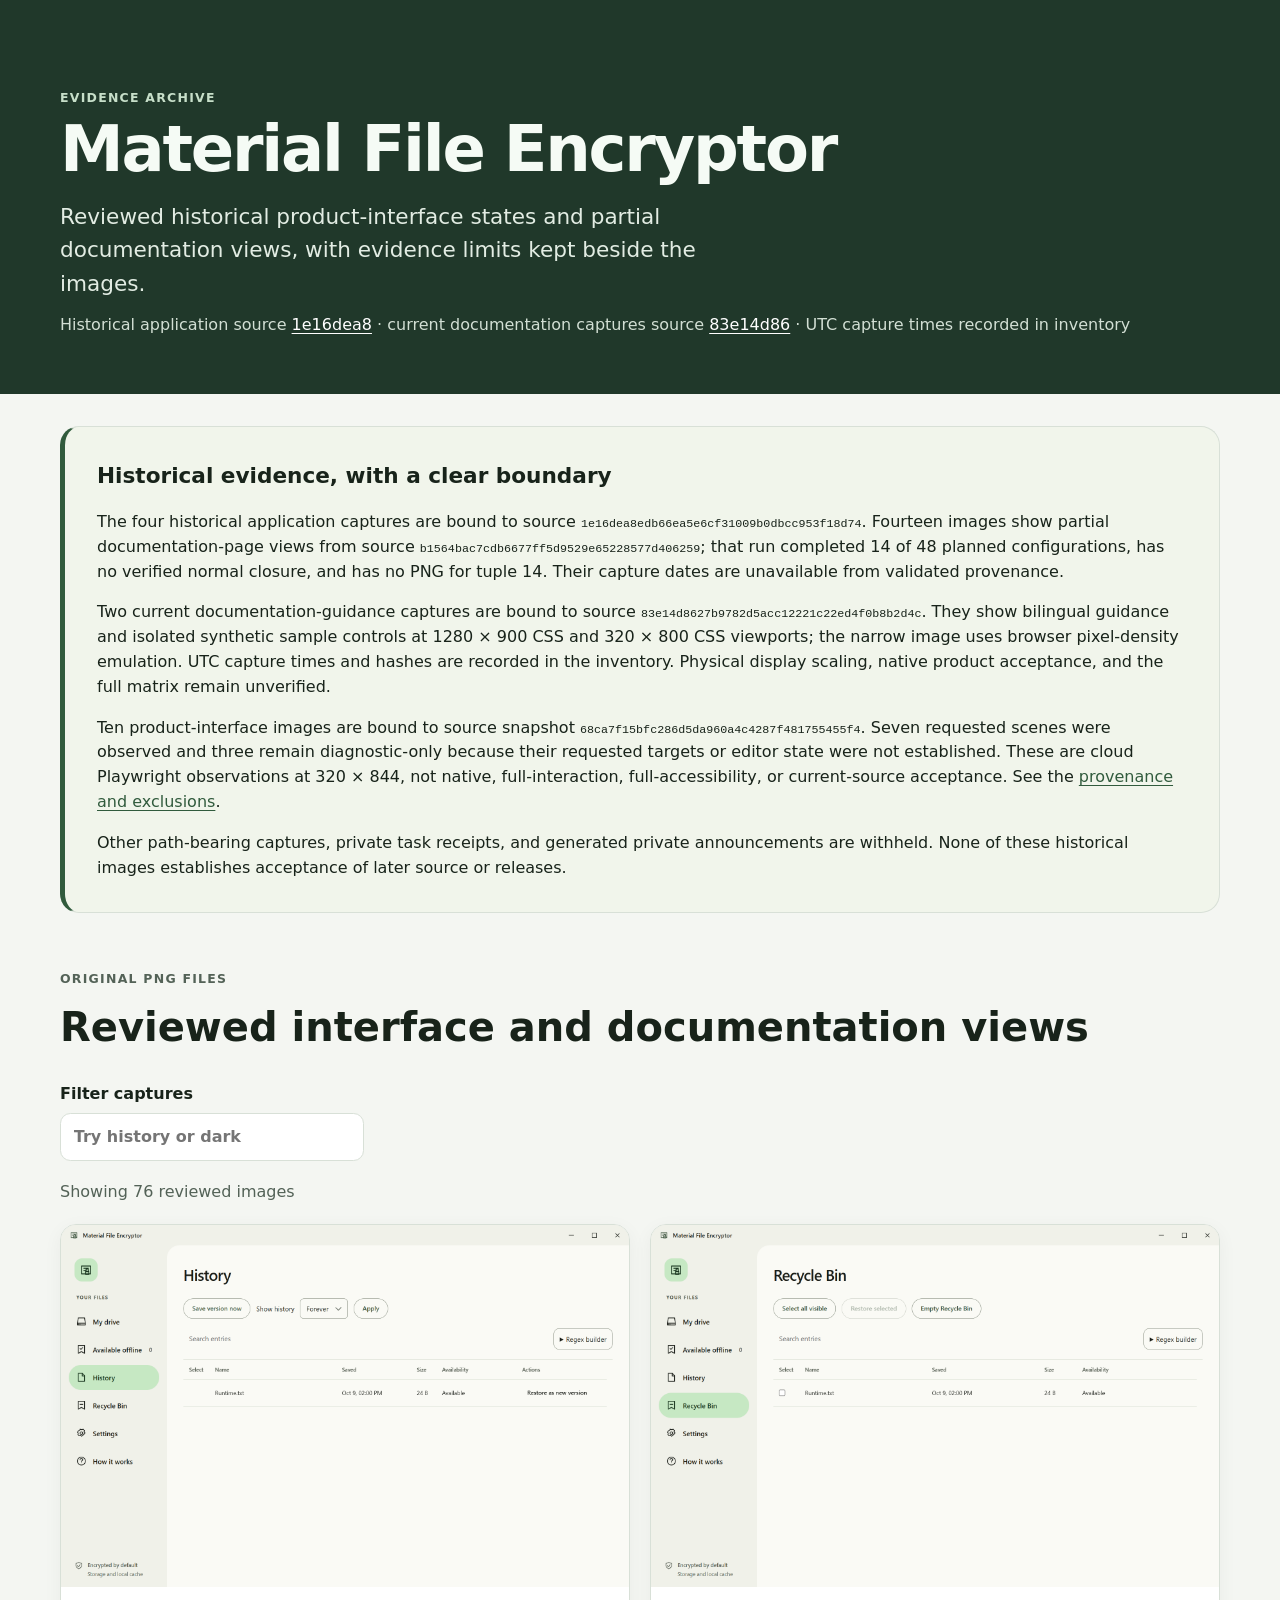
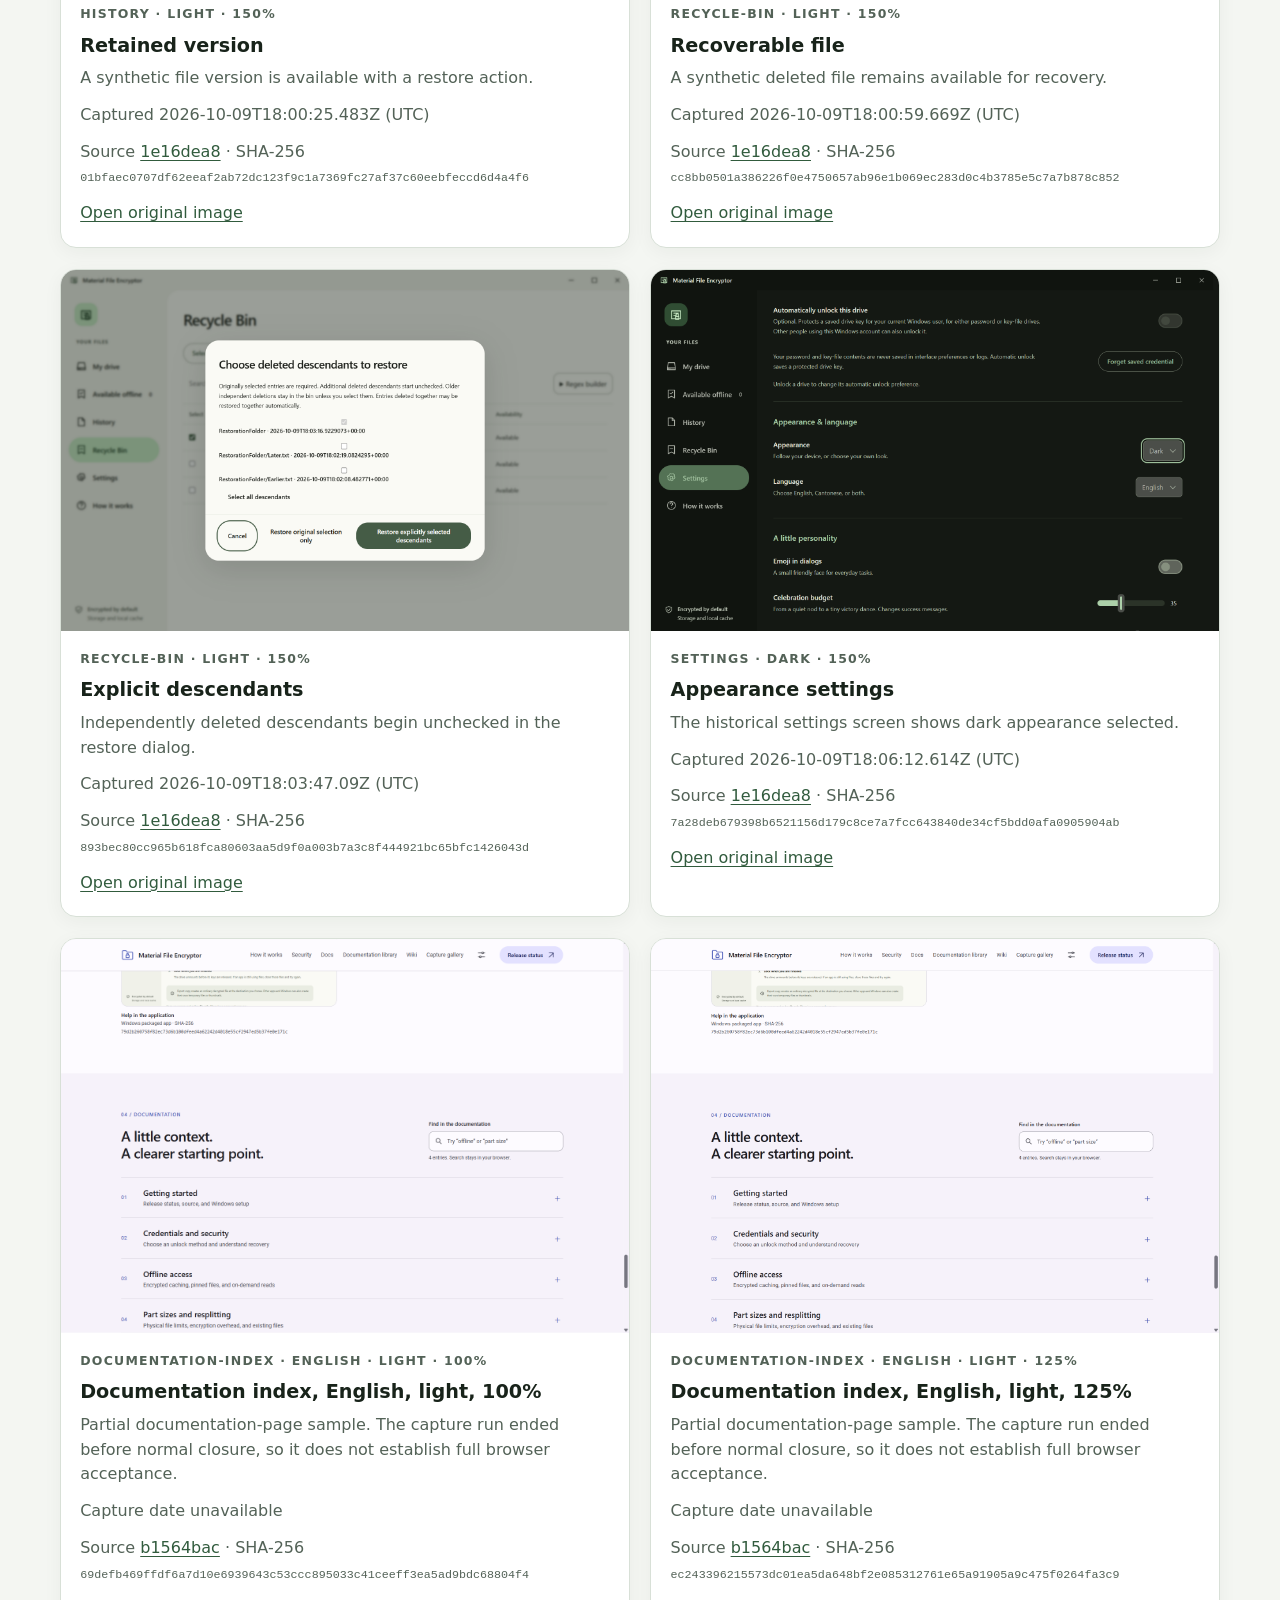
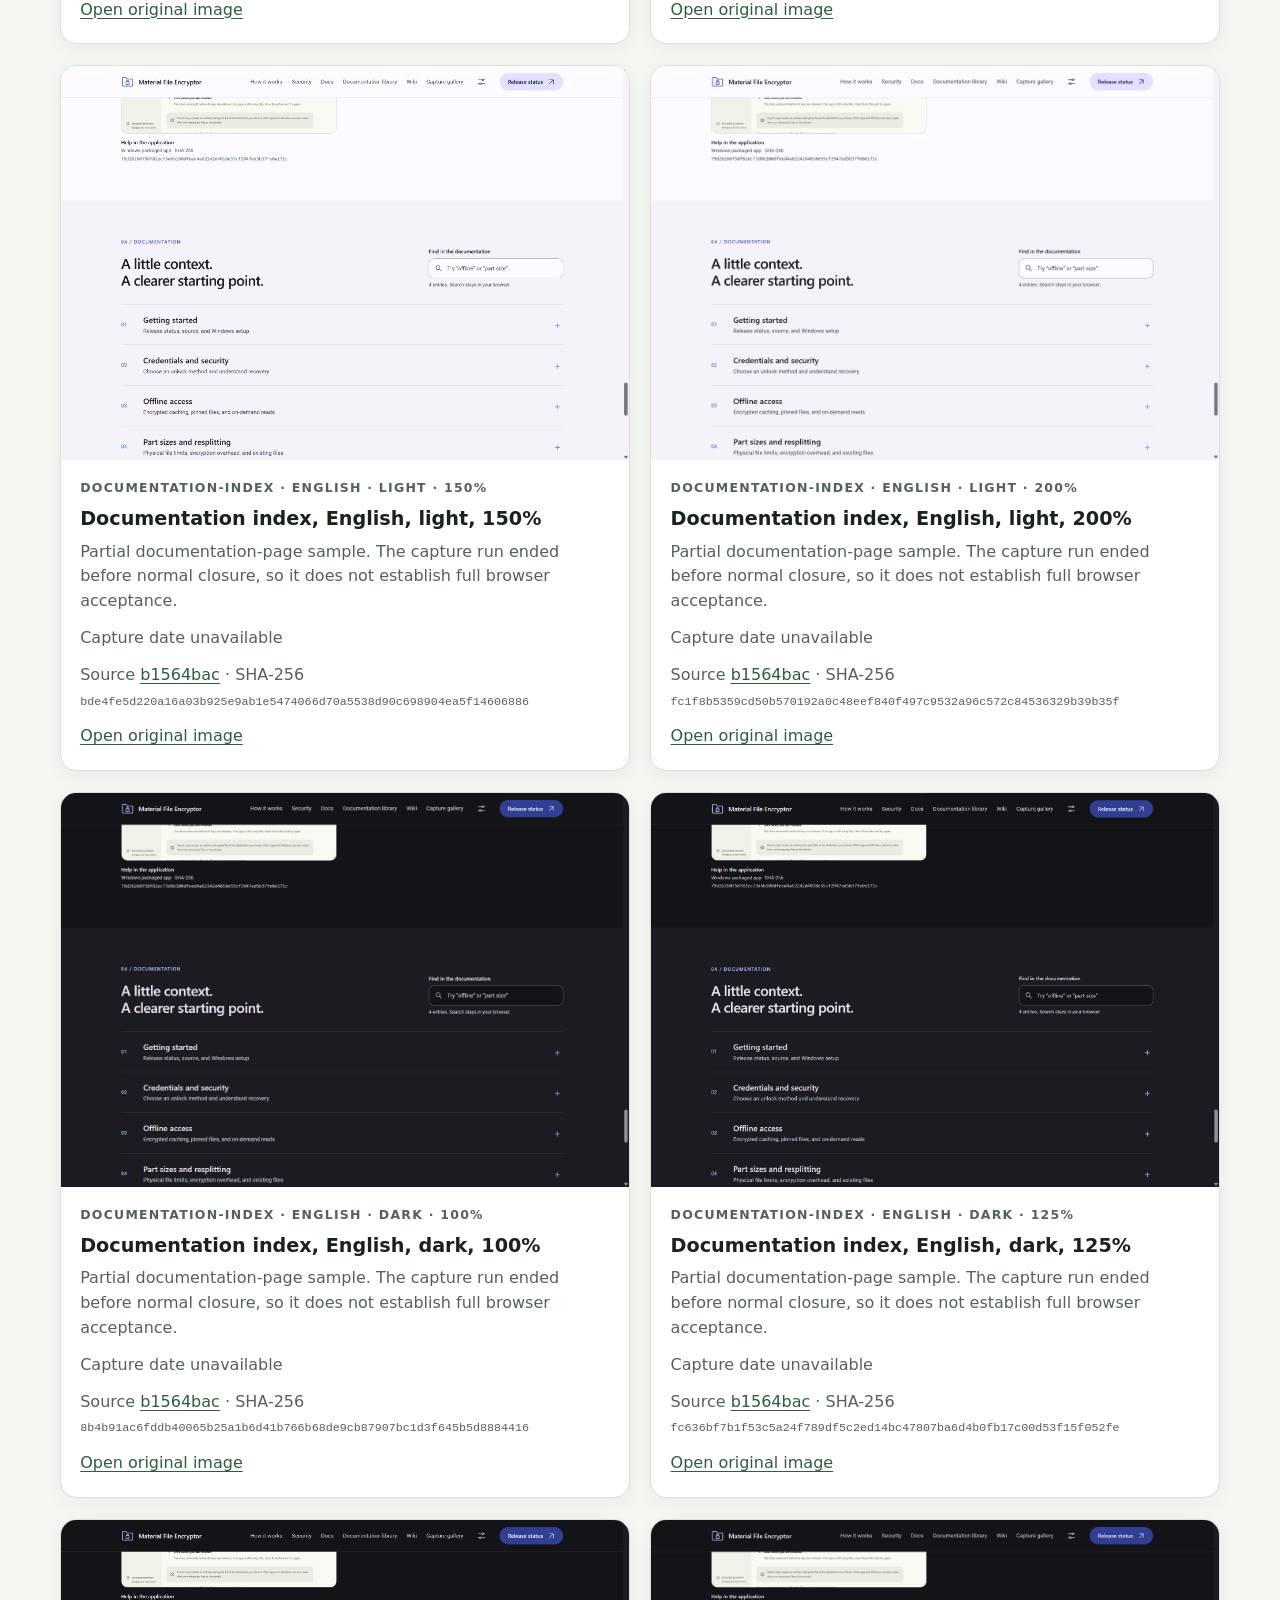
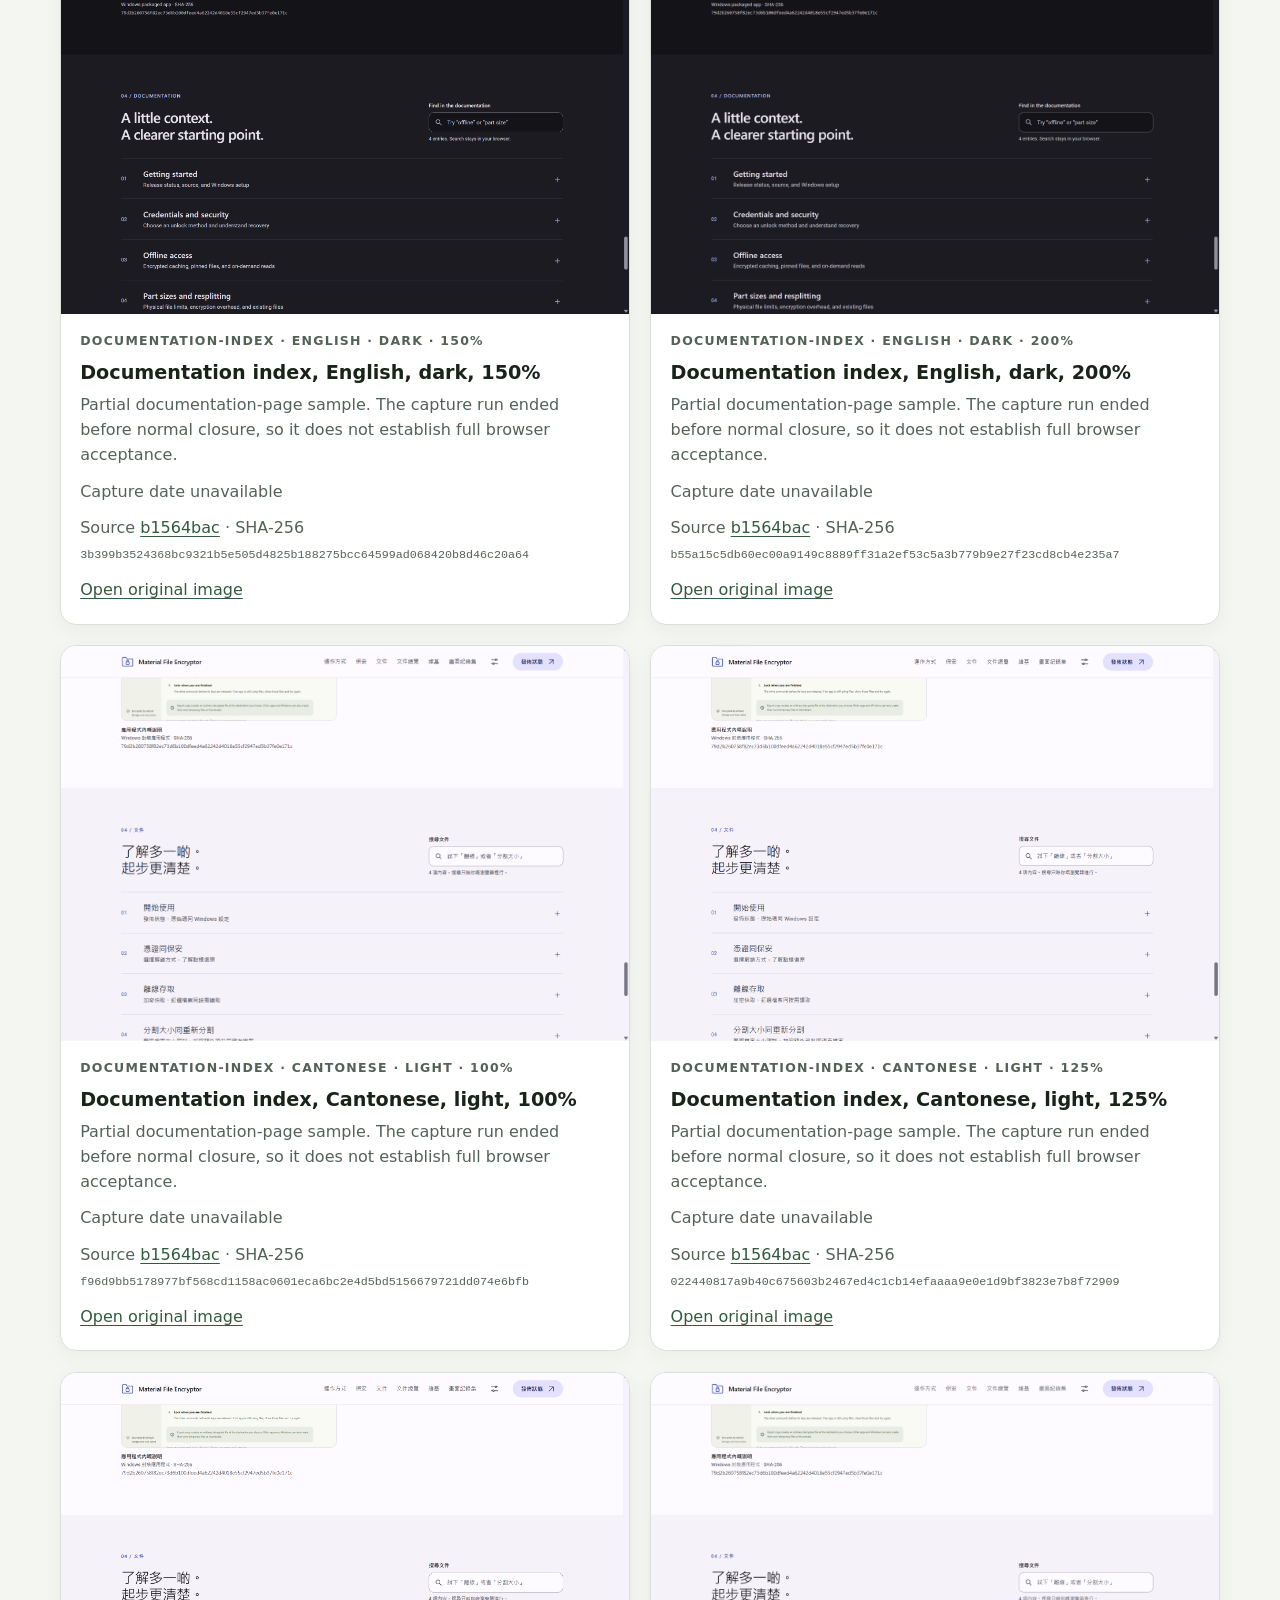
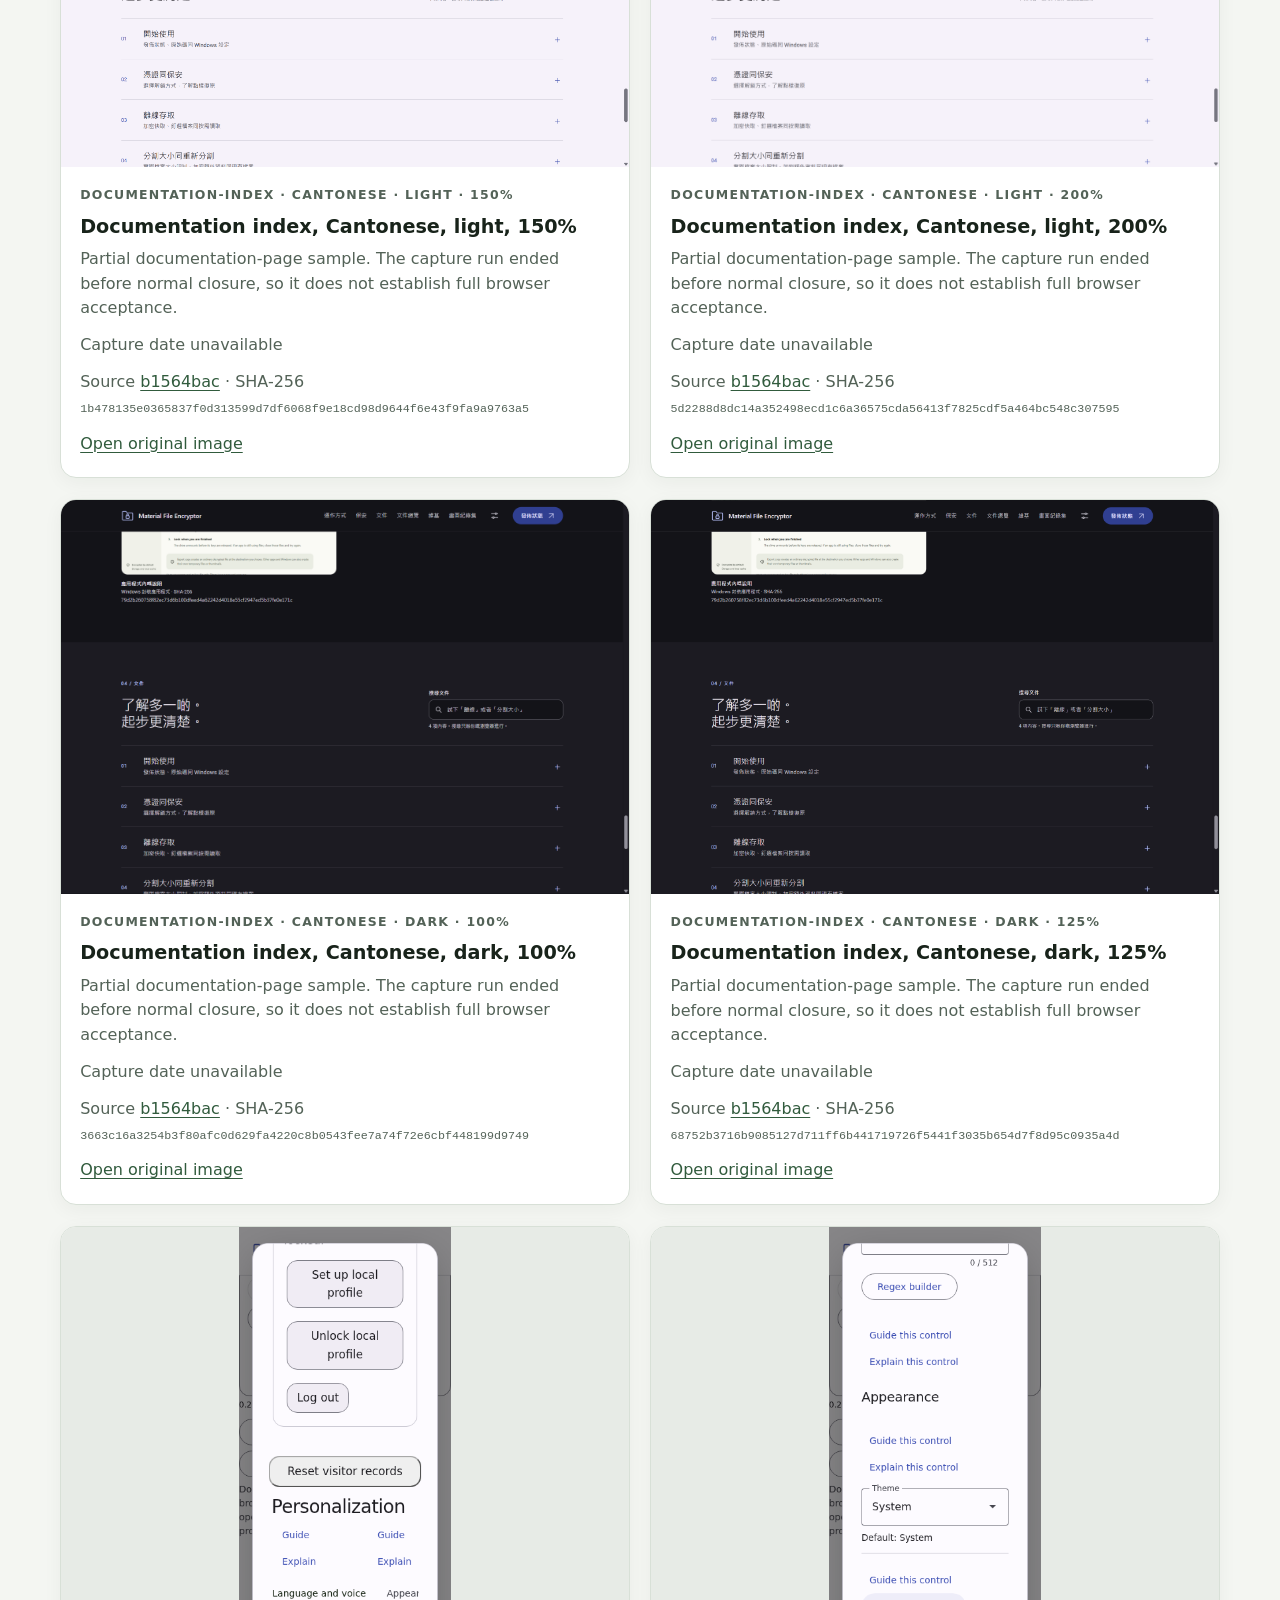
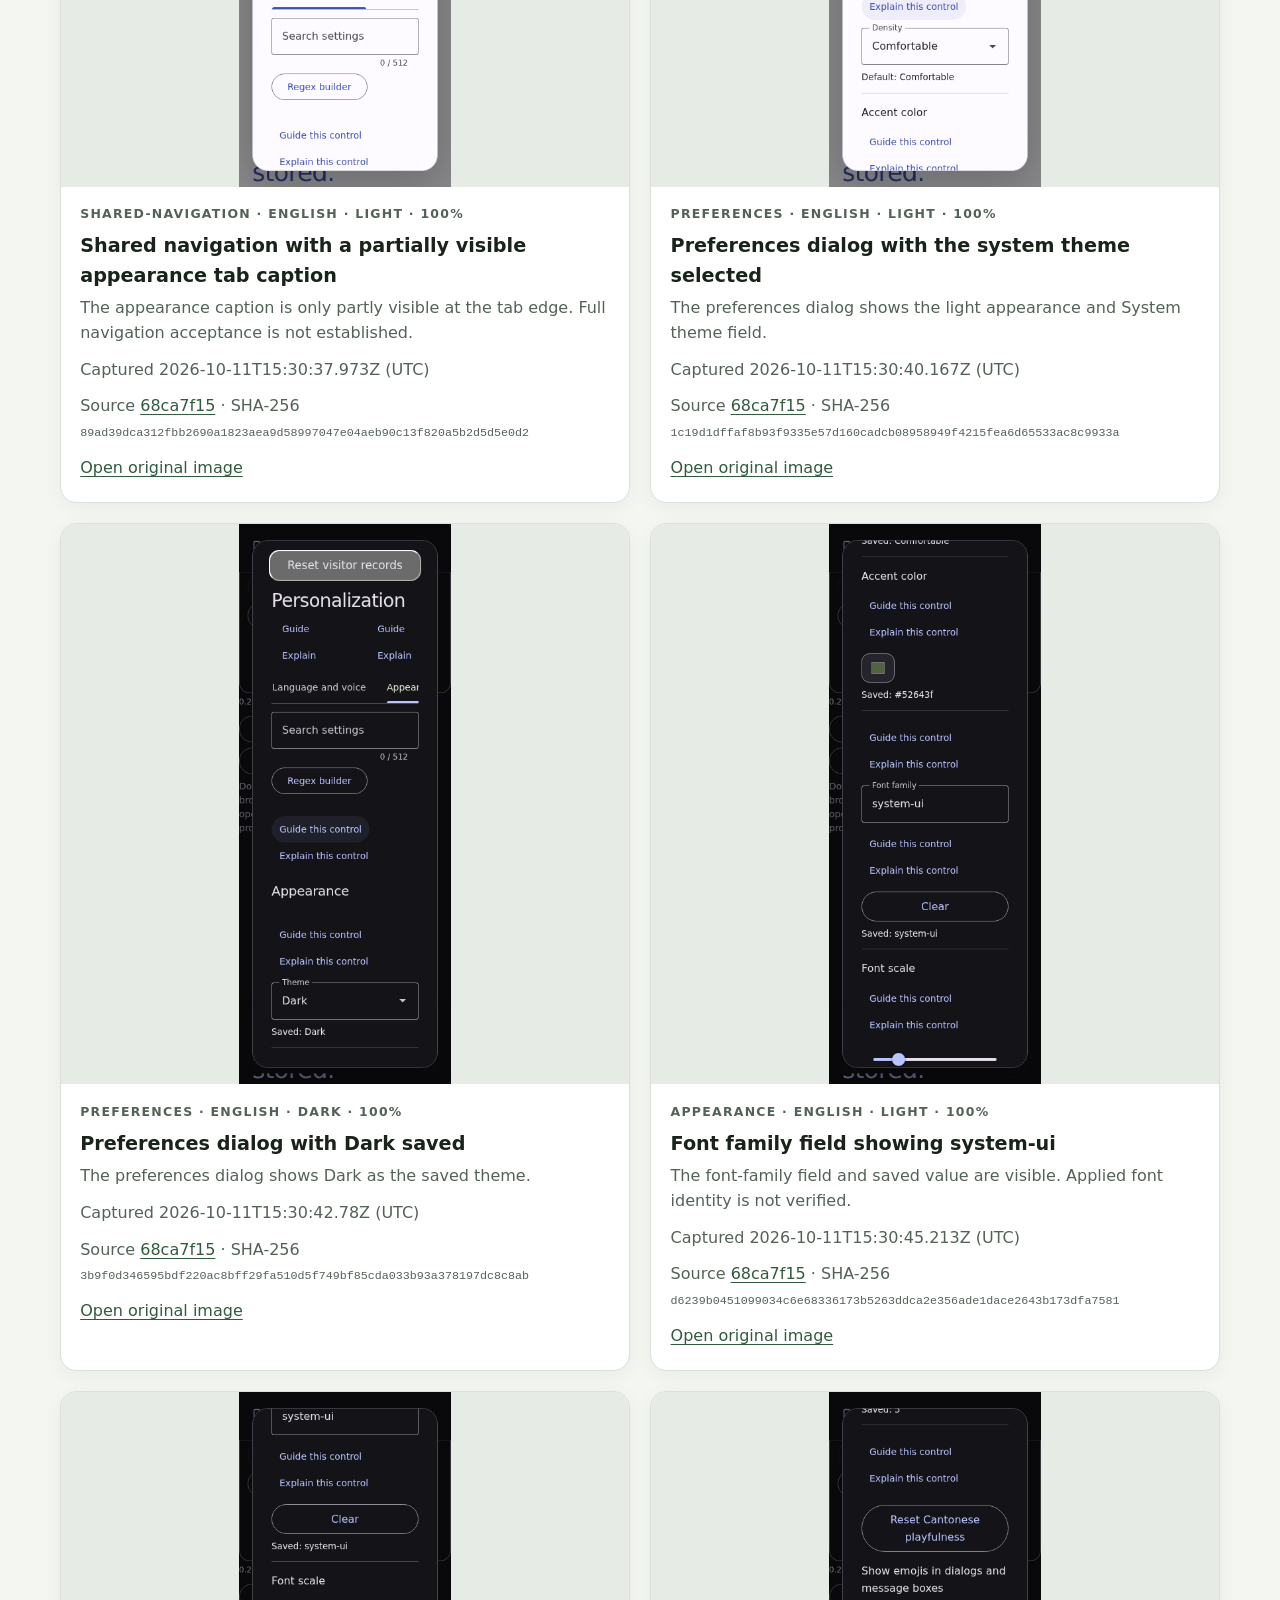
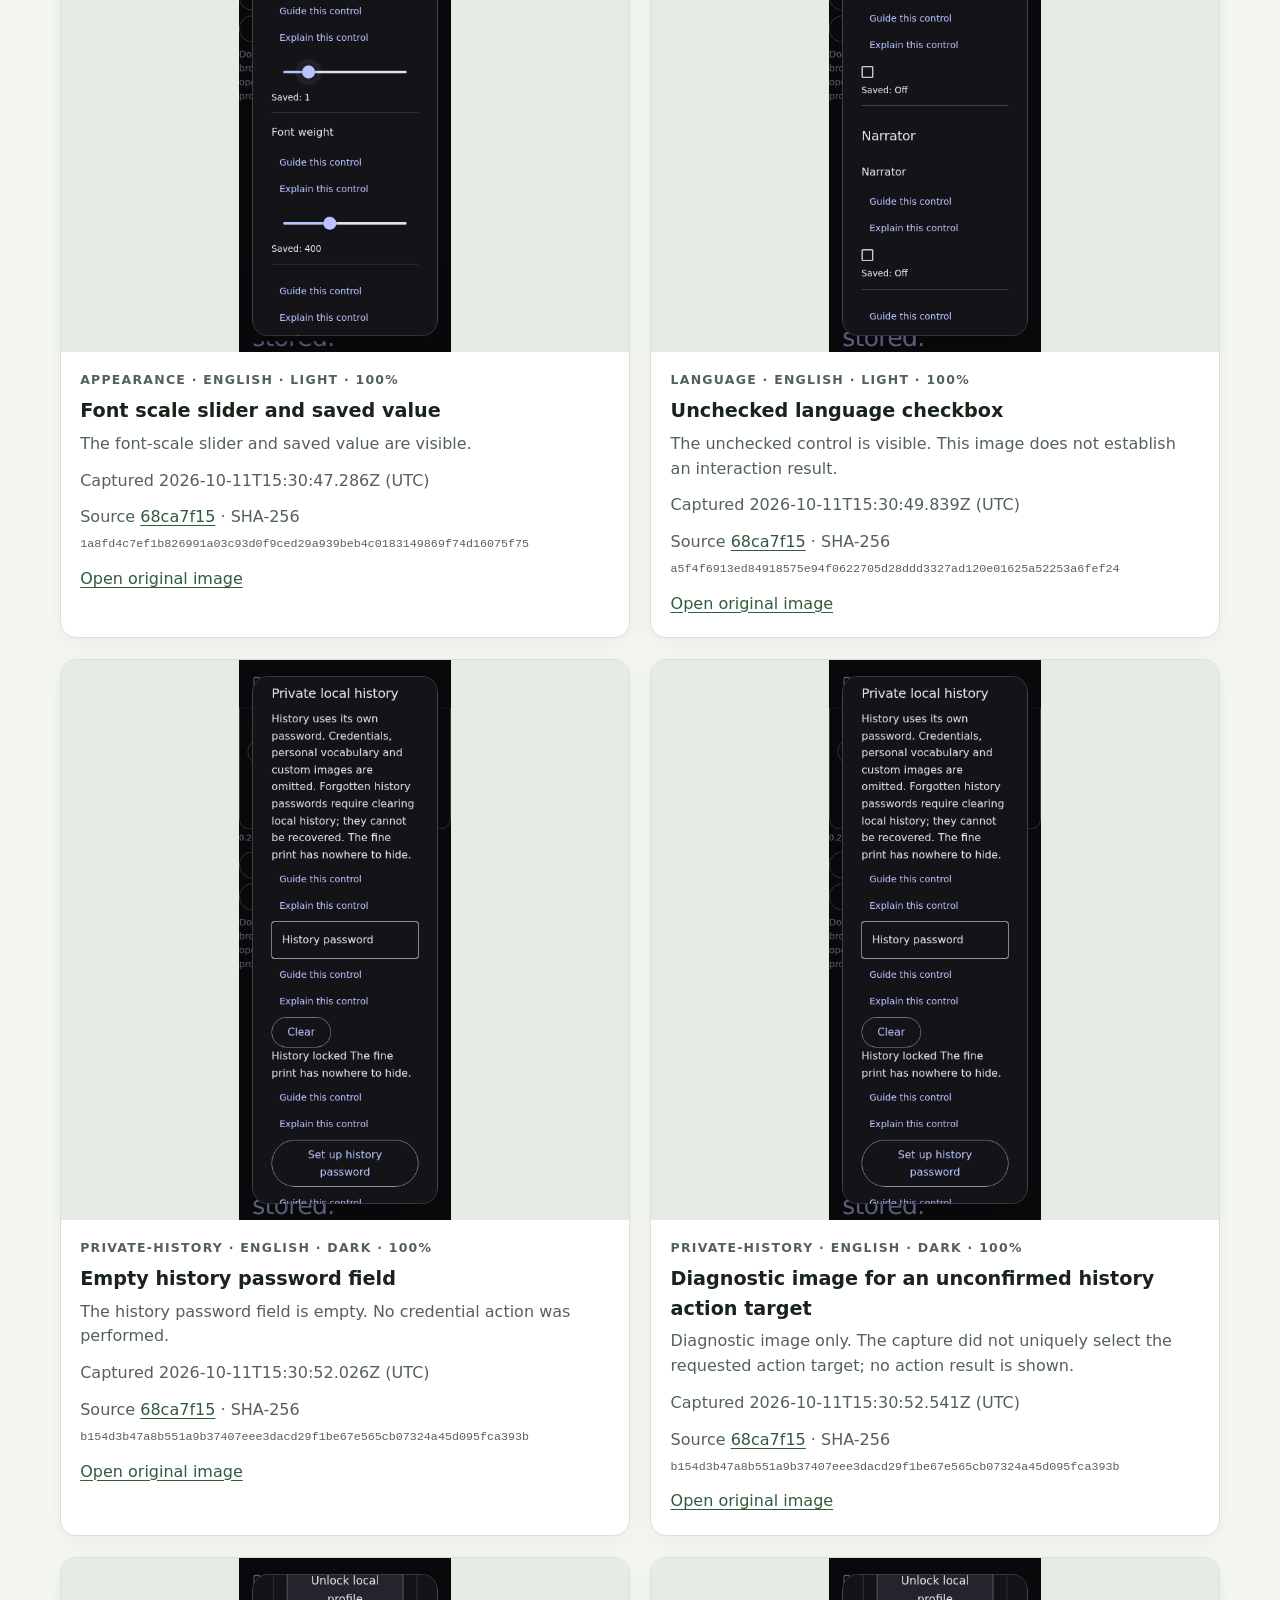
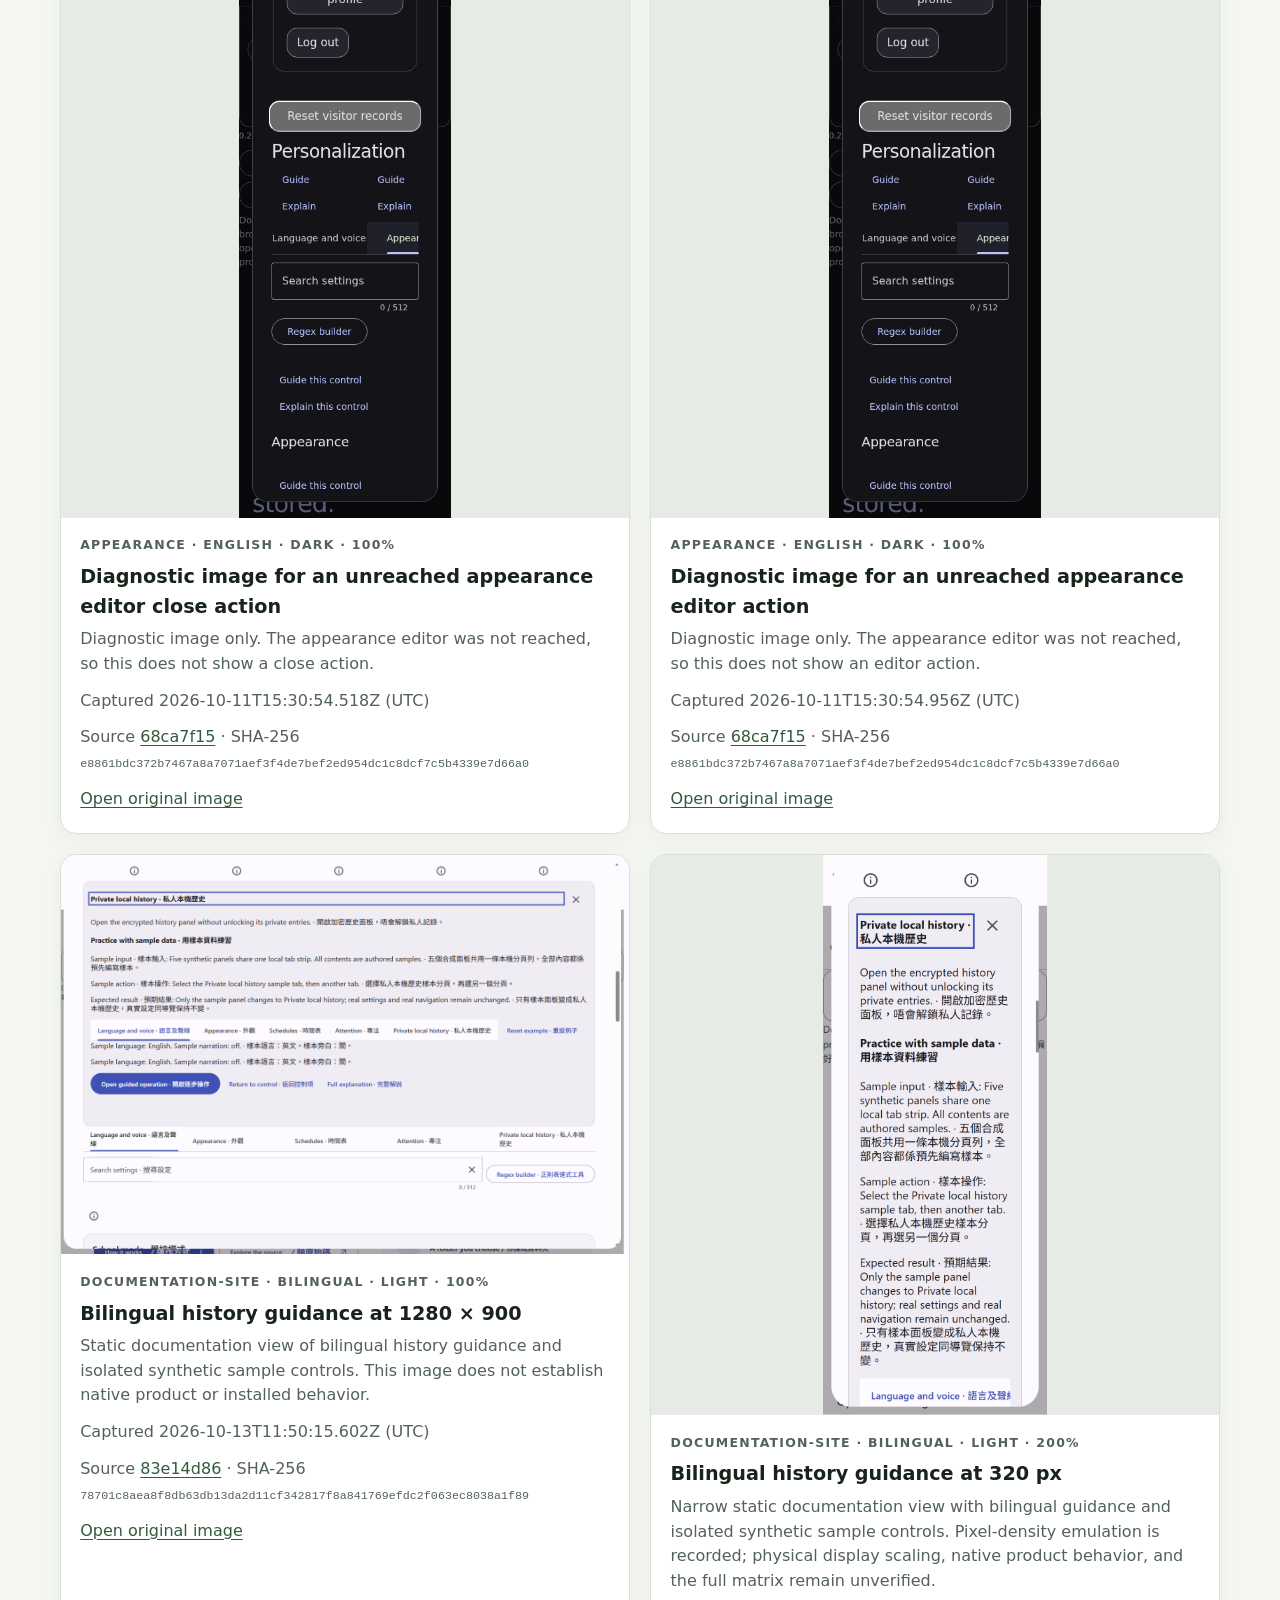
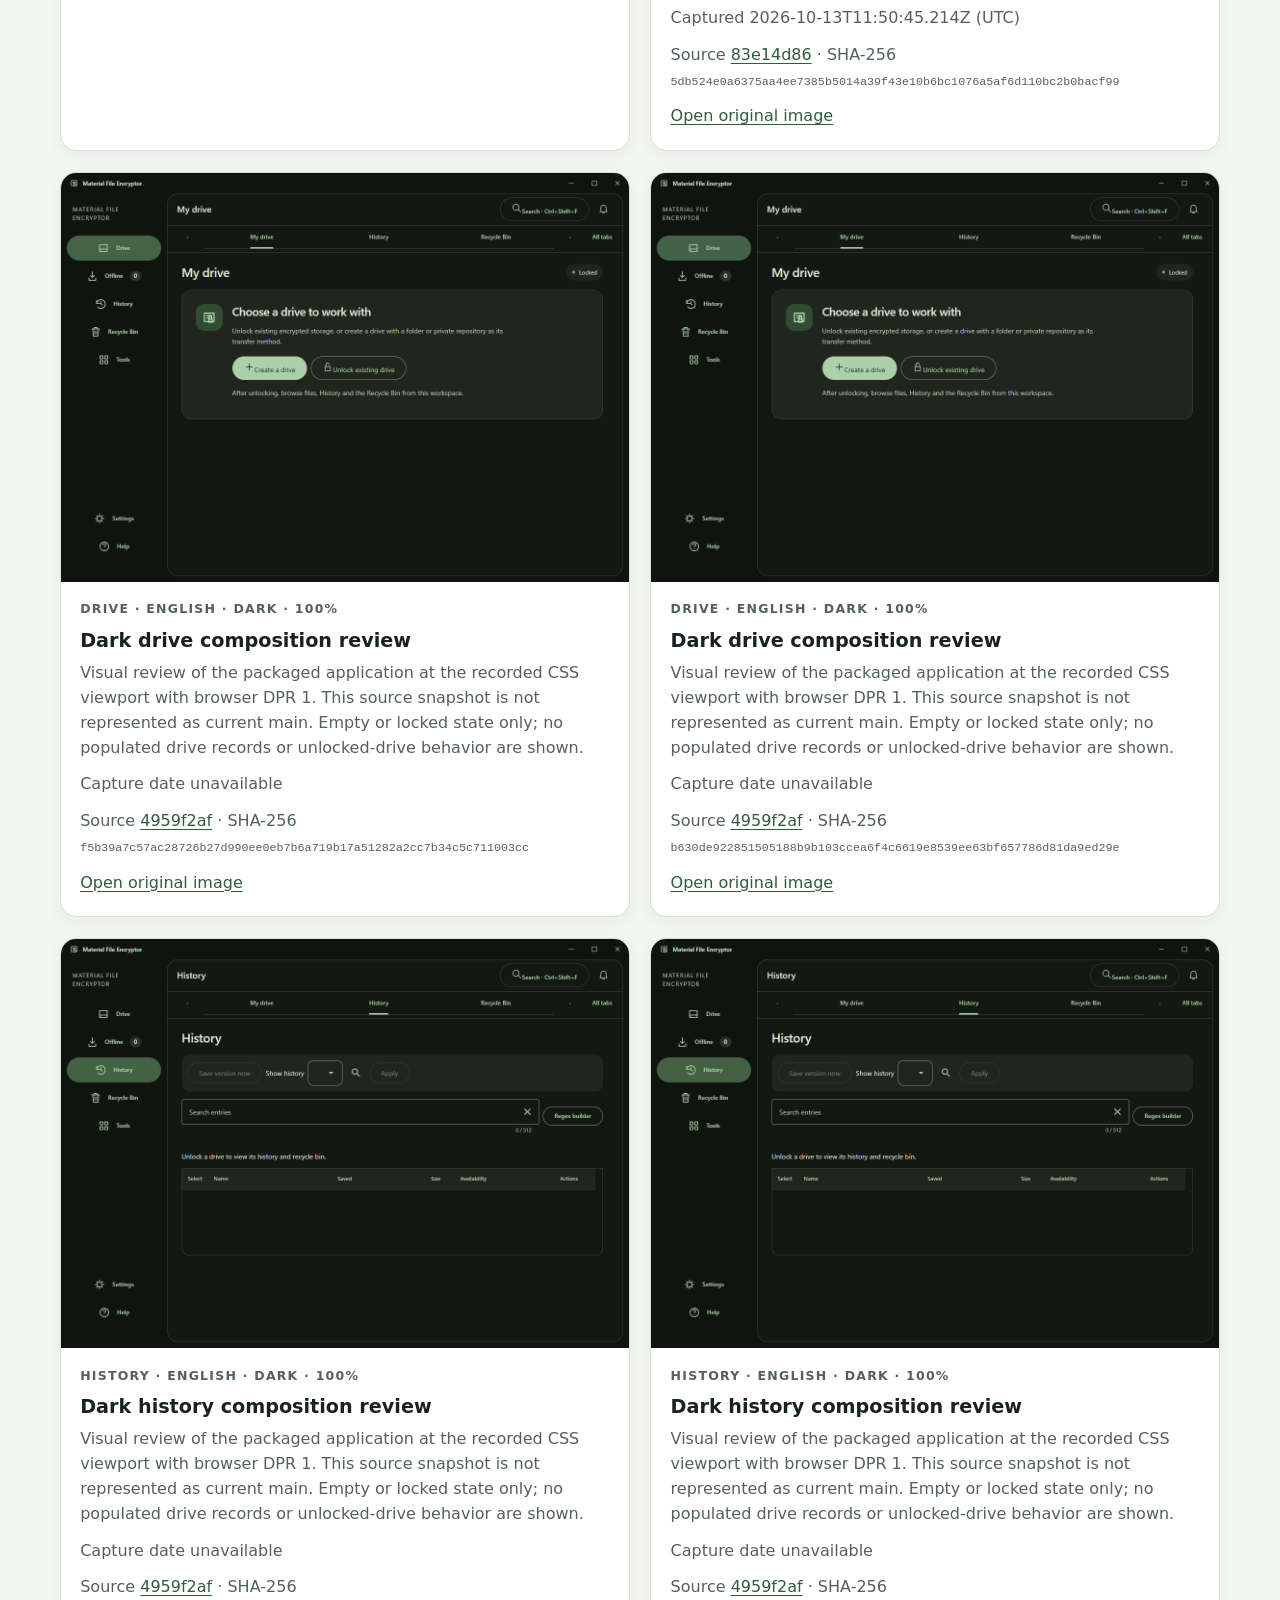
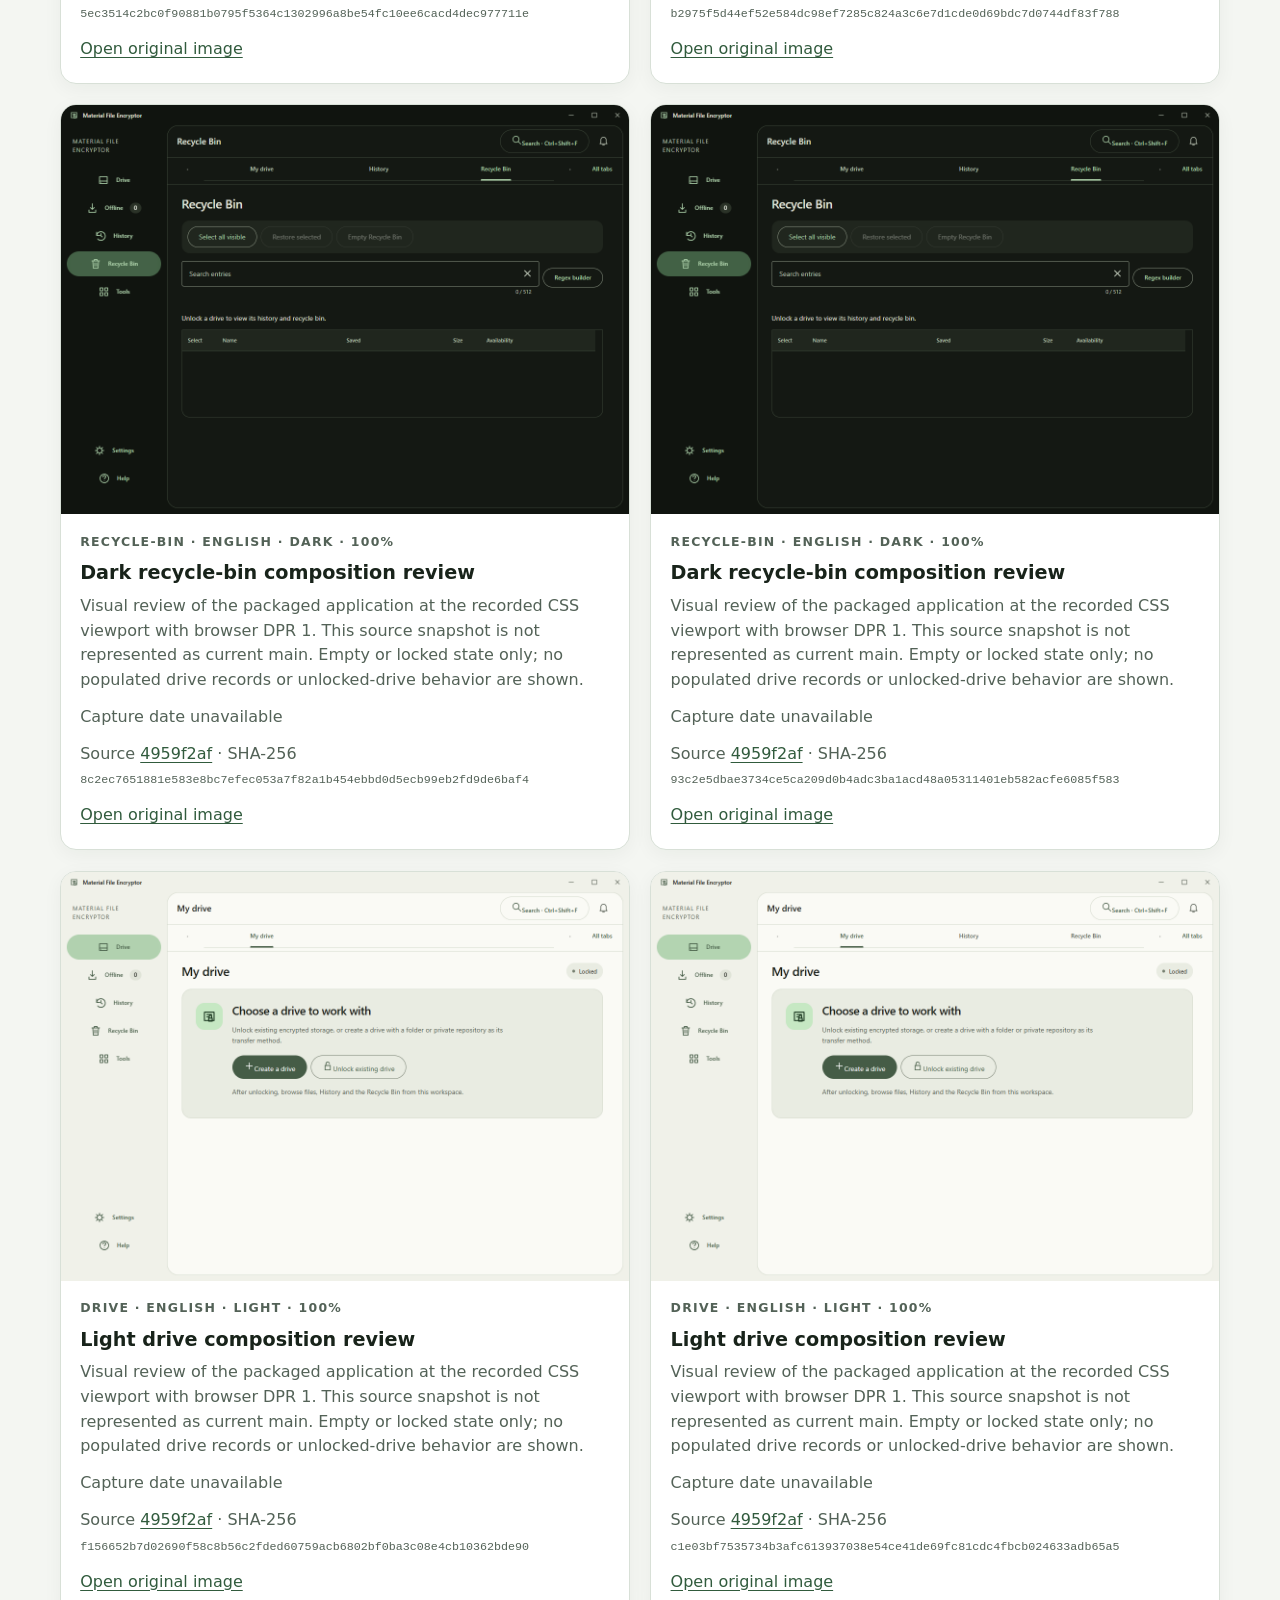
<file: docs/index.html>
<!doctype html>
<html lang="en">
<head>
  <meta charset="utf-8">
  <meta name="viewport" content="width=device-width, initial-scale=1">
  <meta name="description" content="An archive of reviewed historical product captures and partial documentation views, with source links and explicit verification limits.">
  <meta name="color-scheme" content="light dark">
  <title>Material File Encryptor captures</title>
  <link rel="stylesheet" href="gallery.css">
  <script src="gallery.js" defer></script>
</head>
<body>
  <a class="skip-link" href="#captures">Skip to captures</a>
  <header class="site-header">
    <div class="header-inner">
      <p class="eyebrow">Evidence archive</p>
      <h1>Material File Encryptor</h1>
      <p class="lede">Reviewed historical product-interface states and partial documentation views, with evidence limits kept beside the images.</p>
      <p class="source-line">Historical application source <a href="https://github.com/Ding-Ding-Projects/material-file-encryptor/commit/1e16dea8edb66ea5e6cf31009b0dbcc953f18d74">1e16dea8</a> · current documentation captures source <a href="https://github.com/Ding-Ding-Projects/material-file-encryptor/commit/83e14d8627b9782d5acc12221c22ed4f0b8b2d4c">83e14d86</a> · UTC capture times recorded in inventory</p>
    </div>
  </header>
  <main>
    <section class="notice" aria-labelledby="scope-title">
      <h2 id="scope-title">Historical evidence, with a clear boundary</h2>
      <p>The four historical application captures are bound to source <code>1e16dea8edb66ea5e6cf31009b0dbcc953f18d74</code>. Fourteen images show partial documentation-page views from source <code>b1564bac7cdb6677ff5d9529e65228577d406259</code>; that run completed 14 of 48 planned configurations, has no verified normal closure, and has no PNG for tuple 14. Their capture dates are unavailable from validated provenance.</p>
      <p>Two current documentation-guidance captures are bound to source <code>83e14d8627b9782d5acc12221c22ed4f0b8b2d4c</code>. They show bilingual guidance and isolated synthetic sample controls at 1280 × 900 CSS and 320 × 800 CSS viewports; the narrow image uses browser pixel-density emulation. UTC capture times and hashes are recorded in the inventory. Physical display scaling, native product acceptance, and the full matrix remain unverified.</p>
      <p>Ten product-interface images are bound to source snapshot <code>68ca7f15bfc286d5da960a4c4287f481755455f4</code>. Seven requested scenes were observed and three remain diagnostic-only because their requested targets or editor state were not established. These are cloud Playwright observations at 320 × 844, not native, full-interaction, full-accessibility, or current-source acceptance. See the <a href="provenance.html">provenance and exclusions</a>.</p>
      <p>Other path-bearing captures, private task receipts, and generated private announcements are withheld. None of these historical images establishes acceptance of later source or releases.</p>
    </section>

    <section class="gallery" id="captures" aria-labelledby="capture-title">
      <div class="section-heading">
        <div>
          <p class="eyebrow">Original PNG files</p>
          <h2 id="capture-title">Reviewed interface and documentation views</h2>
        </div>
        <label class="search-label" for="capture-search">Filter captures
          <input id="capture-search" type="search" autocomplete="off" placeholder="Try history or dark">
        </label>
      </div>
      <p id="result-count" class="result-count" aria-live="polite">Showing 76 reviewed images</p>
      <div class="capture-grid" id="capture-grid">
        <article class="capture-card" data-search="history retained-version light 150% retained version a synthetic file version is available with a restore action.">
          <a class="image-link" href="captures/history-preview.png"><img src="captures/history-preview.png" alt="History view showing a retained synthetic file version and its restore action." width="1770" height="1128" loading="lazy"></a>
          <div class="card-copy"><p class="card-kicker">history · light · 150%</p><h3>Retained version</h3><p>A synthetic file version is available with a restore action.</p><p>Captured 2026-10-09T18:00:25.483Z (UTC)</p><p>Source <a href="https://github.com/Ding-Ding-Projects/material-file-encryptor/commit/1e16dea8edb66ea5e6cf31009b0dbcc953f18d74">1e16dea8</a> · SHA-256 <code>01bfaec0707df62eeaf2ab72dc123f9c1a7369fc27af37c60eebfeccd6d4a4f6</code></p><a href="captures/history-preview.png">Open original image</a></div>
        </article>
        <article class="capture-card" data-search="recycle-bin deleted-file-available light 150% recoverable file a synthetic deleted file remains available for recovery.">
          <a class="image-link" href="captures/recycle-preview.png"><img src="captures/recycle-preview.png" alt="Recycle Bin with a recoverable synthetic file and its available actions." width="1770" height="1128" loading="lazy"></a>
          <div class="card-copy"><p class="card-kicker">recycle-bin · light · 150%</p><h3>Recoverable file</h3><p>A synthetic deleted file remains available for recovery.</p><p>Captured 2026-10-09T18:00:59.669Z (UTC)</p><p>Source <a href="https://github.com/Ding-Ding-Projects/material-file-encryptor/commit/1e16dea8edb66ea5e6cf31009b0dbcc953f18d74">1e16dea8</a> · SHA-256 <code>cc8bb0501a386226f0e4750657ab96e1b069ec283d0c4b3785e5c7a7b878c852</code></p><a href="captures/recycle-preview.png">Open original image</a></div>
        </article>
        <article class="capture-card" data-search="recycle-bin explicit-descendant-dialog light 150% explicit descendants independently deleted descendants begin unchecked in the restore dialog.">
          <a class="image-link" href="captures/descendant-preview.png"><img src="captures/descendant-preview.png" alt="Restore dialog with independently deleted descendants left unchecked." width="1770" height="1128" loading="lazy"></a>
          <div class="card-copy"><p class="card-kicker">recycle-bin · light · 150%</p><h3>Explicit descendants</h3><p>Independently deleted descendants begin unchecked in the restore dialog.</p><p>Captured 2026-10-09T18:03:47.09Z (UTC)</p><p>Source <a href="https://github.com/Ding-Ding-Projects/material-file-encryptor/commit/1e16dea8edb66ea5e6cf31009b0dbcc953f18d74">1e16dea8</a> · SHA-256 <code>893bec80cc965b618fca80603aa5d9f0a003b7a3c8f444921bc65bfc1426043d</code></p><a href="captures/descendant-preview.png">Open original image</a></div>
        </article>
        <article class="capture-card" data-search="settings appearance-dark dark 150% appearance settings the historical settings screen shows dark appearance selected.">
          <a class="image-link" href="captures/dark-settings-preview.png"><img src="captures/dark-settings-preview.png" alt="Settings screen showing the selected dark appearance and language controls." width="1770" height="1128" loading="lazy"></a>
          <div class="card-copy"><p class="card-kicker">settings · dark · 150%</p><h3>Appearance settings</h3><p>The historical settings screen shows dark appearance selected.</p><p>Captured 2026-10-09T18:06:12.614Z (UTC)</p><p>Source <a href="https://github.com/Ding-Ding-Projects/material-file-encryptor/commit/1e16dea8edb66ea5e6cf31009b0dbcc953f18d74">1e16dea8</a> · SHA-256 <code>7a28deb679398b6521156d179c8ce7a7fcc643840de34cf5bdd0afa0905904ab</code></p><a href="captures/dark-settings-preview.png">Open original image</a></div>
        </article>
        <article class="capture-card" data-search="documentation-index partial-documentation-view light english 100% documentation index, english, light, 100% partial documentation-page sample. the capture run ended before normal closure, so it does not establish full browser acceptance.">
          <a class="image-link" href="captures/docs-en-light-100.png"><img src="captures/docs-en-light-100.png" alt="Documentation index, English, light, 100%; a partial capture of the documentation page." width="1440" height="1000" loading="lazy"></a>
          <div class="card-copy"><p class="card-kicker">documentation-index · English · light · 100%</p><h3>Documentation index, English, light, 100%</h3><p>Partial documentation-page sample. The capture run ended before normal closure, so it does not establish full browser acceptance.</p><p>Capture date unavailable</p><p>Source <a href="https://github.com/Ding-Ding-Projects/material-file-encryptor/commit/b1564bac7cdb6677ff5d9529e65228577d406259">b1564bac</a> · SHA-256 <code>69defb469ffdf6a7d10e6939643c53ccc895033c41ceeff3ea5ad9bdc68804f4</code></p><a href="captures/docs-en-light-100.png">Open original image</a></div>
        </article>
        <article class="capture-card" data-search="documentation-index partial-documentation-view light english 125% documentation index, english, light, 125% partial documentation-page sample. the capture run ended before normal closure, so it does not establish full browser acceptance.">
          <a class="image-link" href="captures/docs-en-light-125.png"><img src="captures/docs-en-light-125.png" alt="Documentation index, English, light, 125%; a partial capture of the documentation page." width="1800" height="1250" loading="lazy"></a>
          <div class="card-copy"><p class="card-kicker">documentation-index · English · light · 125%</p><h3>Documentation index, English, light, 125%</h3><p>Partial documentation-page sample. The capture run ended before normal closure, so it does not establish full browser acceptance.</p><p>Capture date unavailable</p><p>Source <a href="https://github.com/Ding-Ding-Projects/material-file-encryptor/commit/b1564bac7cdb6677ff5d9529e65228577d406259">b1564bac</a> · SHA-256 <code>ec243396215573dc01ea5da648bf2e085312761e65a91905a9c475f0264fa3c9</code></p><a href="captures/docs-en-light-125.png">Open original image</a></div>
        </article>
        <article class="capture-card" data-search="documentation-index partial-documentation-view light english 150% documentation index, english, light, 150% partial documentation-page sample. the capture run ended before normal closure, so it does not establish full browser acceptance.">
          <a class="image-link" href="captures/docs-en-light-150.png"><img src="captures/docs-en-light-150.png" alt="Documentation index, English, light, 150%; a partial capture of the documentation page." width="2160" height="1500" loading="lazy"></a>
          <div class="card-copy"><p class="card-kicker">documentation-index · English · light · 150%</p><h3>Documentation index, English, light, 150%</h3><p>Partial documentation-page sample. The capture run ended before normal closure, so it does not establish full browser acceptance.</p><p>Capture date unavailable</p><p>Source <a href="https://github.com/Ding-Ding-Projects/material-file-encryptor/commit/b1564bac7cdb6677ff5d9529e65228577d406259">b1564bac</a> · SHA-256 <code>bde4fe5d220a16a03b925e9ab1e5474066d70a5538d90c698904ea5f14606886</code></p><a href="captures/docs-en-light-150.png">Open original image</a></div>
        </article>
        <article class="capture-card" data-search="documentation-index partial-documentation-view light english 200% documentation index, english, light, 200% partial documentation-page sample. the capture run ended before normal closure, so it does not establish full browser acceptance.">
          <a class="image-link" href="captures/docs-en-light-200.png"><img src="captures/docs-en-light-200.png" alt="Documentation index, English, light, 200%; a partial capture of the documentation page." width="2880" height="2000" loading="lazy"></a>
          <div class="card-copy"><p class="card-kicker">documentation-index · English · light · 200%</p><h3>Documentation index, English, light, 200%</h3><p>Partial documentation-page sample. The capture run ended before normal closure, so it does not establish full browser acceptance.</p><p>Capture date unavailable</p><p>Source <a href="https://github.com/Ding-Ding-Projects/material-file-encryptor/commit/b1564bac7cdb6677ff5d9529e65228577d406259">b1564bac</a> · SHA-256 <code>fc1f8b5359cd50b570192a0c48eef840f497c9532a96c572c84536329b39b35f</code></p><a href="captures/docs-en-light-200.png">Open original image</a></div>
        </article>
        <article class="capture-card" data-search="documentation-index partial-documentation-view dark english 100% documentation index, english, dark, 100% partial documentation-page sample. the capture run ended before normal closure, so it does not establish full browser acceptance.">
          <a class="image-link" href="captures/docs-en-dark-100.png"><img src="captures/docs-en-dark-100.png" alt="Documentation index, English, dark, 100%; a partial capture of the documentation page." width="1440" height="1000" loading="lazy"></a>
          <div class="card-copy"><p class="card-kicker">documentation-index · English · dark · 100%</p><h3>Documentation index, English, dark, 100%</h3><p>Partial documentation-page sample. The capture run ended before normal closure, so it does not establish full browser acceptance.</p><p>Capture date unavailable</p><p>Source <a href="https://github.com/Ding-Ding-Projects/material-file-encryptor/commit/b1564bac7cdb6677ff5d9529e65228577d406259">b1564bac</a> · SHA-256 <code>8b4b91ac6fddb40065b25a1b6d41b766b68de9cb87907bc1d3f645b5d8884416</code></p><a href="captures/docs-en-dark-100.png">Open original image</a></div>
        </article>
        <article class="capture-card" data-search="documentation-index partial-documentation-view dark english 125% documentation index, english, dark, 125% partial documentation-page sample. the capture run ended before normal closure, so it does not establish full browser acceptance.">
          <a class="image-link" href="captures/docs-en-dark-125.png"><img src="captures/docs-en-dark-125.png" alt="Documentation index, English, dark, 125%; a partial capture of the documentation page." width="1800" height="1250" loading="lazy"></a>
          <div class="card-copy"><p class="card-kicker">documentation-index · English · dark · 125%</p><h3>Documentation index, English, dark, 125%</h3><p>Partial documentation-page sample. The capture run ended before normal closure, so it does not establish full browser acceptance.</p><p>Capture date unavailable</p><p>Source <a href="https://github.com/Ding-Ding-Projects/material-file-encryptor/commit/b1564bac7cdb6677ff5d9529e65228577d406259">b1564bac</a> · SHA-256 <code>fc636bf7b1f53c5a24f789df5c2ed14bc47807ba6d4b0fb17c00d53f15f052fe</code></p><a href="captures/docs-en-dark-125.png">Open original image</a></div>
        </article>
        <article class="capture-card" data-search="documentation-index partial-documentation-view dark english 150% documentation index, english, dark, 150% partial documentation-page sample. the capture run ended before normal closure, so it does not establish full browser acceptance.">
          <a class="image-link" href="captures/docs-en-dark-150.png"><img src="captures/docs-en-dark-150.png" alt="Documentation index, English, dark, 150%; a partial capture of the documentation page." width="2160" height="1500" loading="lazy"></a>
          <div class="card-copy"><p class="card-kicker">documentation-index · English · dark · 150%</p><h3>Documentation index, English, dark, 150%</h3><p>Partial documentation-page sample. The capture run ended before normal closure, so it does not establish full browser acceptance.</p><p>Capture date unavailable</p><p>Source <a href="https://github.com/Ding-Ding-Projects/material-file-encryptor/commit/b1564bac7cdb6677ff5d9529e65228577d406259">b1564bac</a> · SHA-256 <code>3b399b3524368bc9321b5e505d4825b188275bcc64599ad068420b8d46c20a64</code></p><a href="captures/docs-en-dark-150.png">Open original image</a></div>
        </article>
        <article class="capture-card" data-search="documentation-index partial-documentation-view dark english 200% documentation index, english, dark, 200% partial documentation-page sample. the capture run ended before normal closure, so it does not establish full browser acceptance.">
          <a class="image-link" href="captures/docs-en-dark-200.png"><img src="captures/docs-en-dark-200.png" alt="Documentation index, English, dark, 200%; a partial capture of the documentation page." width="2880" height="2000" loading="lazy"></a>
          <div class="card-copy"><p class="card-kicker">documentation-index · English · dark · 200%</p><h3>Documentation index, English, dark, 200%</h3><p>Partial documentation-page sample. The capture run ended before normal closure, so it does not establish full browser acceptance.</p><p>Capture date unavailable</p><p>Source <a href="https://github.com/Ding-Ding-Projects/material-file-encryptor/commit/b1564bac7cdb6677ff5d9529e65228577d406259">b1564bac</a> · SHA-256 <code>b55a15c5db60ec00a9149c8889ff31a2ef53c5a3b779b9e27f23cd8cb4e235a7</code></p><a href="captures/docs-en-dark-200.png">Open original image</a></div>
        </article>
        <article class="capture-card" data-search="documentation-index partial-documentation-view light cantonese 100% documentation index, cantonese, light, 100% partial documentation-page sample. the capture run ended before normal closure, so it does not establish full browser acceptance.">
          <a class="image-link" href="captures/docs-yue-light-100.png"><img src="captures/docs-yue-light-100.png" alt="Documentation index, Cantonese, light, 100%; a partial capture of the documentation page." width="1440" height="1000" loading="lazy"></a>
          <div class="card-copy"><p class="card-kicker">documentation-index · Cantonese · light · 100%</p><h3>Documentation index, Cantonese, light, 100%</h3><p>Partial documentation-page sample. The capture run ended before normal closure, so it does not establish full browser acceptance.</p><p>Capture date unavailable</p><p>Source <a href="https://github.com/Ding-Ding-Projects/material-file-encryptor/commit/b1564bac7cdb6677ff5d9529e65228577d406259">b1564bac</a> · SHA-256 <code>f96d9bb5178977bf568cd1158ac0601eca6bc2e4d5bd5156679721dd074e6bfb</code></p><a href="captures/docs-yue-light-100.png">Open original image</a></div>
        </article>
        <article class="capture-card" data-search="documentation-index partial-documentation-view light cantonese 125% documentation index, cantonese, light, 125% partial documentation-page sample. the capture run ended before normal closure, so it does not establish full browser acceptance.">
          <a class="image-link" href="captures/docs-yue-light-125.png"><img src="captures/docs-yue-light-125.png" alt="Documentation index, Cantonese, light, 125%; a partial capture of the documentation page." width="1800" height="1250" loading="lazy"></a>
          <div class="card-copy"><p class="card-kicker">documentation-index · Cantonese · light · 125%</p><h3>Documentation index, Cantonese, light, 125%</h3><p>Partial documentation-page sample. The capture run ended before normal closure, so it does not establish full browser acceptance.</p><p>Capture date unavailable</p><p>Source <a href="https://github.com/Ding-Ding-Projects/material-file-encryptor/commit/b1564bac7cdb6677ff5d9529e65228577d406259">b1564bac</a> · SHA-256 <code>022440817a9b40c675603b2467ed4c1cb14efaaaa9e0e1d9bf3823e7b8f72909</code></p><a href="captures/docs-yue-light-125.png">Open original image</a></div>
        </article>
        <article class="capture-card" data-search="documentation-index partial-documentation-view light cantonese 150% documentation index, cantonese, light, 150% partial documentation-page sample. the capture run ended before normal closure, so it does not establish full browser acceptance.">
          <a class="image-link" href="captures/docs-yue-light-150.png"><img src="captures/docs-yue-light-150.png" alt="Documentation index, Cantonese, light, 150%; a partial capture of the documentation page." width="2160" height="1500" loading="lazy"></a>
          <div class="card-copy"><p class="card-kicker">documentation-index · Cantonese · light · 150%</p><h3>Documentation index, Cantonese, light, 150%</h3><p>Partial documentation-page sample. The capture run ended before normal closure, so it does not establish full browser acceptance.</p><p>Capture date unavailable</p><p>Source <a href="https://github.com/Ding-Ding-Projects/material-file-encryptor/commit/b1564bac7cdb6677ff5d9529e65228577d406259">b1564bac</a> · SHA-256 <code>1b478135e0365837f0d313599d7df6068f9e18cd98d9644f6e43f9fa9a9763a5</code></p><a href="captures/docs-yue-light-150.png">Open original image</a></div>
        </article>
        <article class="capture-card" data-search="documentation-index partial-documentation-view light cantonese 200% documentation index, cantonese, light, 200% partial documentation-page sample. the capture run ended before normal closure, so it does not establish full browser acceptance.">
          <a class="image-link" href="captures/docs-yue-light-200.png"><img src="captures/docs-yue-light-200.png" alt="Documentation index, Cantonese, light, 200%; a partial capture of the documentation page." width="2880" height="2000" loading="lazy"></a>
          <div class="card-copy"><p class="card-kicker">documentation-index · Cantonese · light · 200%</p><h3>Documentation index, Cantonese, light, 200%</h3><p>Partial documentation-page sample. The capture run ended before normal closure, so it does not establish full browser acceptance.</p><p>Capture date unavailable</p><p>Source <a href="https://github.com/Ding-Ding-Projects/material-file-encryptor/commit/b1564bac7cdb6677ff5d9529e65228577d406259">b1564bac</a> · SHA-256 <code>5d2288d8dc14a352498ecd1c6a36575cda56413f7825cdf5a464bc548c307595</code></p><a href="captures/docs-yue-light-200.png">Open original image</a></div>
        </article>
        <article class="capture-card" data-search="documentation-index partial-documentation-view dark cantonese 100% documentation index, cantonese, dark, 100% partial documentation-page sample. the capture run ended before normal closure, so it does not establish full browser acceptance.">
          <a class="image-link" href="captures/docs-yue-dark-100.png"><img src="captures/docs-yue-dark-100.png" alt="Documentation index, Cantonese, dark, 100%; a partial capture of the documentation page." width="1440" height="1000" loading="lazy"></a>
          <div class="card-copy"><p class="card-kicker">documentation-index · Cantonese · dark · 100%</p><h3>Documentation index, Cantonese, dark, 100%</h3><p>Partial documentation-page sample. The capture run ended before normal closure, so it does not establish full browser acceptance.</p><p>Capture date unavailable</p><p>Source <a href="https://github.com/Ding-Ding-Projects/material-file-encryptor/commit/b1564bac7cdb6677ff5d9529e65228577d406259">b1564bac</a> · SHA-256 <code>3663c16a3254b3f80afc0d629fa4220c8b0543fee7a74f72e6cbf448199d9749</code></p><a href="captures/docs-yue-dark-100.png">Open original image</a></div>
        </article>
        <article class="capture-card" data-search="documentation-index partial-documentation-view dark cantonese 125% documentation index, cantonese, dark, 125% partial documentation-page sample. the capture run ended before normal closure, so it does not establish full browser acceptance.">
          <a class="image-link" href="captures/docs-yue-dark-125.png"><img src="captures/docs-yue-dark-125.png" alt="Documentation index, Cantonese, dark, 125%; a partial capture of the documentation page." width="1800" height="1250" loading="lazy"></a>
          <div class="card-copy"><p class="card-kicker">documentation-index · Cantonese · dark · 125%</p><h3>Documentation index, Cantonese, dark, 125%</h3><p>Partial documentation-page sample. The capture run ended before normal closure, so it does not establish full browser acceptance.</p><p>Capture date unavailable</p><p>Source <a href="https://github.com/Ding-Ding-Projects/material-file-encryptor/commit/b1564bac7cdb6677ff5d9529e65228577d406259">b1564bac</a> · SHA-256 <code>68752b3716b9085127d711ff6b441719726f5441f3035b654d7f8d95c0935a4d</code></p><a href="captures/docs-yue-dark-125.png">Open original image</a></div>
        </article>
        <article class="capture-card" data-search="shared-navigation shared-navigation light english 100% shared navigation with a partially visible appearance tab caption the appearance caption is only partly visible at the tab edge. full navigation acceptance is not established.">
          <a class="image-link" href="captures/mfe-shared-navigation-68ca.png"><img src="captures/mfe-shared-navigation-68ca.png" alt="Shared navigation with a partially visible appearance tab caption." width="320" height="844" loading="lazy"></a>
          <div class="card-copy"><p class="card-kicker">shared-navigation · English · light · 100%</p><h3>Shared navigation with a partially visible appearance tab caption</h3><p>The appearance caption is only partly visible at the tab edge. Full navigation acceptance is not established.</p><p>Captured 2026-10-11T15:30:37.973Z (UTC)</p><p>Source <a href="https://github.com/Ding-Ding-Projects/material-file-encryptor/commit/68ca7f15bfc286d5da960a4c4287f481755455f4">68ca7f15</a> · SHA-256 <code>89ad39dca312fbb2690a1823aea9d58997047e04aeb90c13f820a5b2d5d5e0d2</code></p><a href="captures/mfe-shared-navigation-68ca.png">Open original image</a></div>
        </article>
        <article class="capture-card" data-search="preferences preferences-initial light english 100% preferences dialog with the system theme selected the preferences dialog shows the light appearance and system theme field.">
          <a class="image-link" href="captures/mfe-preferences-initial-68ca.png"><img src="captures/mfe-preferences-initial-68ca.png" alt="Preferences dialog with the system theme selected." width="320" height="844" loading="lazy"></a>
          <div class="card-copy"><p class="card-kicker">preferences · English · light · 100%</p><h3>Preferences dialog with the system theme selected</h3><p>The preferences dialog shows the light appearance and System theme field.</p><p>Captured 2026-10-11T15:30:40.167Z (UTC)</p><p>Source <a href="https://github.com/Ding-Ding-Projects/material-file-encryptor/commit/68ca7f15bfc286d5da960a4c4287f481755455f4">68ca7f15</a> · SHA-256 <code>1c19d1dffaf8b93f9335e57d160cadcb08958949f4215fea6d65533ac8c9933a</code></p><a href="captures/mfe-preferences-initial-68ca.png">Open original image</a></div>
        </article>
        <article class="capture-card" data-search="preferences preferences-after-dark-request dark english 100% preferences dialog with dark saved the preferences dialog shows dark as the saved theme.">
          <a class="image-link" href="captures/mfe-preferences-dark-saved-68ca.png"><img src="captures/mfe-preferences-dark-saved-68ca.png" alt="Preferences dialog with Dark saved." width="320" height="844" loading="lazy"></a>
          <div class="card-copy"><p class="card-kicker">preferences · English · dark · 100%</p><h3>Preferences dialog with Dark saved</h3><p>The preferences dialog shows Dark as the saved theme.</p><p>Captured 2026-10-11T15:30:42.78Z (UTC)</p><p>Source <a href="https://github.com/Ding-Ding-Projects/material-file-encryptor/commit/68ca7f15bfc286d5da960a4c4287f481755455f4">68ca7f15</a> · SHA-256 <code>3b9f0d346595bdf220ac8bff29fa510d5f749bf85cda033b93a378197dc8c8ab</code></p><a href="captures/mfe-preferences-dark-saved-68ca.png">Open original image</a></div>
        </article>
        <article class="capture-card" data-search="appearance appearance-font-family light english 100% font family field showing system-ui the font-family field and saved value are visible. applied font identity is not verified.">
          <a class="image-link" href="captures/mfe-font-family-value-68ca.png"><img src="captures/mfe-font-family-value-68ca.png" alt="Font family field showing system-ui." width="320" height="844" loading="lazy"></a>
          <div class="card-copy"><p class="card-kicker">appearance · English · light · 100%</p><h3>Font family field showing system-ui</h3><p>The font-family field and saved value are visible. Applied font identity is not verified.</p><p>Captured 2026-10-11T15:30:45.213Z (UTC)</p><p>Source <a href="https://github.com/Ding-Ding-Projects/material-file-encryptor/commit/68ca7f15bfc286d5da960a4c4287f481755455f4">68ca7f15</a> · SHA-256 <code>d6239b0451099034c6e68336173b5263ddca2e356ade1dace2643b173dfa7581</code></p><a href="captures/mfe-font-family-value-68ca.png">Open original image</a></div>
        </article>
        <article class="capture-card" data-search="appearance appearance-font-scale light english 100% font scale slider and saved value the font-scale slider and saved value are visible.">
          <a class="image-link" href="captures/mfe-font-scale-slider-68ca.png"><img src="captures/mfe-font-scale-slider-68ca.png" alt="Font scale slider and saved value." width="320" height="844" loading="lazy"></a>
          <div class="card-copy"><p class="card-kicker">appearance · English · light · 100%</p><h3>Font scale slider and saved value</h3><p>The font-scale slider and saved value are visible.</p><p>Captured 2026-10-11T15:30:47.286Z (UTC)</p><p>Source <a href="https://github.com/Ding-Ding-Projects/material-file-encryptor/commit/68ca7f15bfc286d5da960a4c4287f481755455f4">68ca7f15</a> · SHA-256 <code>1a8fd4c7ef1b826991a03c93d0f9ced29a939beb4c0183149869f74d16075f75</code></p><a href="captures/mfe-font-scale-slider-68ca.png">Open original image</a></div>
        </article>
        <article class="capture-card" data-search="language language-checkbox light english 100% unchecked language checkbox the unchecked control is visible. this image does not establish an interaction result.">
          <a class="image-link" href="captures/mfe-language-checkbox-68ca.png"><img src="captures/mfe-language-checkbox-68ca.png" alt="Unchecked language checkbox." width="320" height="844" loading="lazy"></a>
          <div class="card-copy"><p class="card-kicker">language · English · light · 100%</p><h3>Unchecked language checkbox</h3><p>The unchecked control is visible. This image does not establish an interaction result.</p><p>Captured 2026-10-11T15:30:49.839Z (UTC)</p><p>Source <a href="https://github.com/Ding-Ding-Projects/material-file-encryptor/commit/68ca7f15bfc286d5da960a4c4287f481755455f4">68ca7f15</a> · SHA-256 <code>a5f4f6913ed84918575e94f0622705d28ddd3327ad120e01625a52253a6fef24</code></p><a href="captures/mfe-language-checkbox-68ca.png">Open original image</a></div>
        </article>
        <article class="capture-card" data-search="private-history private-history-password dark english 100% empty history password field the history password field is empty. no credential action was performed.">
          <a class="image-link" href="captures/mfe-private-history-password-68ca.png"><img src="captures/mfe-private-history-password-68ca.png" alt="Empty history password field." width="320" height="844" loading="lazy"></a>
          <div class="card-copy"><p class="card-kicker">private-history · English · dark · 100%</p><h3>Empty history password field</h3><p>The history password field is empty. No credential action was performed.</p><p>Captured 2026-10-11T15:30:52.026Z (UTC)</p><p>Source <a href="https://github.com/Ding-Ding-Projects/material-file-encryptor/commit/68ca7f15bfc286d5da960a4c4287f481755455f4">68ca7f15</a> · SHA-256 <code>b154d3b47a8b551a9b37407eee3dacd29f1be67e565cb07324a45d095fca393b</code></p><a href="captures/mfe-private-history-password-68ca.png">Open original image</a></div>
        </article>
        <article class="capture-card" data-search="private-history preferences-diagnostic-private-history-action dark english 100% diagnostic image for an unconfirmed history action target diagnostic image only. the capture did not uniquely select the requested action target; no action result is shown.">
          <a class="image-link" href="captures/mfe-private-history-action-diagnostic-68ca.png"><img src="captures/mfe-private-history-action-diagnostic-68ca.png" alt="Diagnostic image for an unconfirmed history action target." width="320" height="844" loading="lazy"></a>
          <div class="card-copy"><p class="card-kicker">private-history · English · dark · 100%</p><h3>Diagnostic image for an unconfirmed history action target</h3><p>Diagnostic image only. The capture did not uniquely select the requested action target; no action result is shown.</p><p>Captured 2026-10-11T15:30:52.541Z (UTC)</p><p>Source <a href="https://github.com/Ding-Ding-Projects/material-file-encryptor/commit/68ca7f15bfc286d5da960a4c4287f481755455f4">68ca7f15</a> · SHA-256 <code>b154d3b47a8b551a9b37407eee3dacd29f1be67e565cb07324a45d095fca393b</code></p><a href="captures/mfe-private-history-action-diagnostic-68ca.png">Open original image</a></div>
        </article>
        <article class="capture-card" data-search="appearance preferences-diagnostic-appearance-editor-close dark english 100% diagnostic image for an unreached appearance editor close action diagnostic image only. the appearance editor was not reached, so this does not show a close action.">
          <a class="image-link" href="captures/mfe-appearance-editor-close-diagnostic-68ca.png"><img src="captures/mfe-appearance-editor-close-diagnostic-68ca.png" alt="Diagnostic image for an unreached appearance editor close action." width="320" height="844" loading="lazy"></a>
          <div class="card-copy"><p class="card-kicker">appearance · English · dark · 100%</p><h3>Diagnostic image for an unreached appearance editor close action</h3><p>Diagnostic image only. The appearance editor was not reached, so this does not show a close action.</p><p>Captured 2026-10-11T15:30:54.518Z (UTC)</p><p>Source <a href="https://github.com/Ding-Ding-Projects/material-file-encryptor/commit/68ca7f15bfc286d5da960a4c4287f481755455f4">68ca7f15</a> · SHA-256 <code>e8861bdc372b7467a8a7071aef3f4de7bef2ed954dc1c8dcf7c5b4339e7d66a0</code></p><a href="captures/mfe-appearance-editor-close-diagnostic-68ca.png">Open original image</a></div>
        </article>
        <article class="capture-card" data-search="appearance preferences-diagnostic-appearance-editor-action dark english 100% diagnostic image for an unreached appearance editor action diagnostic image only. the appearance editor was not reached, so this does not show an editor action.">
          <a class="image-link" href="captures/mfe-appearance-editor-action-diagnostic-68ca.png"><img src="captures/mfe-appearance-editor-action-diagnostic-68ca.png" alt="Diagnostic image for an unreached appearance editor action." width="320" height="844" loading="lazy"></a>
          <div class="card-copy"><p class="card-kicker">appearance · English · dark · 100%</p><h3>Diagnostic image for an unreached appearance editor action</h3><p>Diagnostic image only. The appearance editor was not reached, so this does not show an editor action.</p><p>Captured 2026-10-11T15:30:54.956Z (UTC)</p><p>Source <a href="https://github.com/Ding-Ding-Projects/material-file-encryptor/commit/68ca7f15bfc286d5da960a4c4287f481755455f4">68ca7f15</a> · SHA-256 <code>e8861bdc372b7467a8a7071aef3f4de7bef2ed954dc1c8dcf7c5b4339e7d66a0</code></p><a href="captures/mfe-appearance-editor-action-diagnostic-68ca.png">Open original image</a></div>
        </article>
        <article class="capture-card" data-search="documentation-site bilingual-isolated-sample light bilingual 100% bilingual history guidance at 1280 × 900 static documentation view of bilingual history guidance and isolated synthetic sample controls. this image does not establish native product or installed behavior.">
          <a class="image-link" href="captures/site-guidance-normal-83e14d86.png"><img src="captures/site-guidance-normal-83e14d86.png" alt="Bilingual history guidance panel with synthetic sample controls in the documentation view." width="1280" height="900" loading="lazy"></a>
          <div class="card-copy"><p class="card-kicker">documentation-site · Bilingual · light · 100%</p><h3>Bilingual history guidance at 1280 × 900</h3><p>Static documentation view of bilingual history guidance and isolated synthetic sample controls. This image does not establish native product or installed behavior.</p><p>Captured 2026-10-13T11:50:15.602Z (UTC)</p><p>Source <a href="https://github.com/Ding-Ding-Projects/material-file-encryptor/commit/83e14d8627b9782d5acc12221c22ed4f0b8b2d4c">83e14d86</a> · SHA-256 <code>78701c8aea8f8db63db13da2d11cf342817f8a841769efdc2f063ec8038a1f89</code></p><a href="captures/site-guidance-normal-83e14d86.png">Open original image</a></div>
        </article>
        <article class="capture-card" data-search="documentation-site bilingual-isolated-sample light bilingual 200% bilingual history guidance at 320 px narrow static documentation view with bilingual guidance and isolated synthetic sample controls. pixel-density emulation is recorded; physical display scaling, native product behavior, and the full matrix remain unverified.">
          <a class="image-link" href="captures/site-guidance-narrow-83e14d86.png"><img src="captures/site-guidance-narrow-83e14d86.png" alt="Bilingual history guidance panel with synthetic sample controls in a 320 CSS px viewport, rendered at density 2." width="640" height="1600" loading="lazy"></a>
          <div class="card-copy"><p class="card-kicker">documentation-site · Bilingual · light · 200%</p><h3>Bilingual history guidance at 320 px</h3><p>Narrow static documentation view with bilingual guidance and isolated synthetic sample controls. Pixel-density emulation is recorded; physical display scaling, native product behavior, and the full matrix remain unverified.</p><p>Captured 2026-10-13T11:50:45.214Z (UTC)</p><p>Source <a href="https://github.com/Ding-Ding-Projects/material-file-encryptor/commit/83e14d8627b9782d5acc12221c22ed4f0b8b2d4c">83e14d86</a> · SHA-256 <code>5db524e0a6375aa4ee7385b5014a39f43e10b6bc1076a5af6d110bc2b0bacf99</code></p><a href="captures/site-guidance-narrow-83e14d86.png">Open original image</a></div>
        </article>
        <article class="capture-card" data-search="drive pointer-focus dark english 100% dark drive composition review visual review of the packaged application at the recorded css viewport with browser dpr 1. this source snapshot is not represented as current main. empty or locked state only; no populated drive records or unlocked-drive behavior are shown.">
          <a class="image-link" href="captures/mfe-composition-baseline-1180x850-dark-drive-focus.png"><img src="captures/mfe-composition-baseline-1180x850-dark-drive-focus.png" alt="Dark drive view in the packaged application at 1180 by 850 CSS pixels, without a keyboard-focus state." width="1180" height="850" loading="lazy"></a>
          <div class="card-copy"><p class="card-kicker">drive · English · dark · 100%</p><h3>Dark drive composition review</h3><p>Visual review of the packaged application at the recorded CSS viewport with browser DPR 1. This source snapshot is not represented as current main. Empty or locked state only; no populated drive records or unlocked-drive behavior are shown.</p><p>Capture date unavailable</p><p>Source <a href="https://github.com/Ding-Ding-Projects/material-file-encryptor/commit/4959f2af4a2ced2980b2a68d2ba9fb4056458e35">4959f2af</a> · SHA-256 <code>f5b39a7c57ac28726b27d990ee0eb7b6a719b17a51282a2cc7b34c5c711003cc</code></p><a href="captures/mfe-composition-baseline-1180x850-dark-drive-focus.png">Open original image</a></div>
        </article>
        <article class="capture-card" data-search="drive keyboard-focus dark english 100% dark drive composition review visual review of the packaged application at the recorded css viewport with browser dpr 1. this source snapshot is not represented as current main. empty or locked state only; no populated drive records or unlocked-drive behavior are shown.">
          <a class="image-link" href="captures/mfe-composition-baseline-1180x850-dark-drive-keyboard-focus.png"><img src="captures/mfe-composition-baseline-1180x850-dark-drive-keyboard-focus.png" alt="Dark drive view in the packaged application at 1180 by 850 CSS pixels, with keyboard focus." width="1180" height="850" loading="lazy"></a>
          <div class="card-copy"><p class="card-kicker">drive · English · dark · 100%</p><h3>Dark drive composition review</h3><p>Visual review of the packaged application at the recorded CSS viewport with browser DPR 1. This source snapshot is not represented as current main. Empty or locked state only; no populated drive records or unlocked-drive behavior are shown.</p><p>Capture date unavailable</p><p>Source <a href="https://github.com/Ding-Ding-Projects/material-file-encryptor/commit/4959f2af4a2ced2980b2a68d2ba9fb4056458e35">4959f2af</a> · SHA-256 <code>b630de922851505188b9b103ccea6f4c6619e8539ee63bf657786d81da9ed29e</code></p><a href="captures/mfe-composition-baseline-1180x850-dark-drive-keyboard-focus.png">Open original image</a></div>
        </article>
        <article class="capture-card" data-search="history pointer-focus dark english 100% dark history composition review visual review of the packaged application at the recorded css viewport with browser dpr 1. this source snapshot is not represented as current main. empty or locked state only; no populated drive records or unlocked-drive behavior are shown.">
          <a class="image-link" href="captures/mfe-composition-baseline-1180x850-dark-history-focus.png"><img src="captures/mfe-composition-baseline-1180x850-dark-history-focus.png" alt="Dark history view in the packaged application at 1180 by 850 CSS pixels, without a keyboard-focus state." width="1180" height="850" loading="lazy"></a>
          <div class="card-copy"><p class="card-kicker">history · English · dark · 100%</p><h3>Dark history composition review</h3><p>Visual review of the packaged application at the recorded CSS viewport with browser DPR 1. This source snapshot is not represented as current main. Empty or locked state only; no populated drive records or unlocked-drive behavior are shown.</p><p>Capture date unavailable</p><p>Source <a href="https://github.com/Ding-Ding-Projects/material-file-encryptor/commit/4959f2af4a2ced2980b2a68d2ba9fb4056458e35">4959f2af</a> · SHA-256 <code>5ec3514c2bc0f90881b0795f5364c1302996a8be54fc10ee6cacd4dec977711e</code></p><a href="captures/mfe-composition-baseline-1180x850-dark-history-focus.png">Open original image</a></div>
        </article>
        <article class="capture-card" data-search="history keyboard-focus dark english 100% dark history composition review visual review of the packaged application at the recorded css viewport with browser dpr 1. this source snapshot is not represented as current main. empty or locked state only; no populated drive records or unlocked-drive behavior are shown.">
          <a class="image-link" href="captures/mfe-composition-baseline-1180x850-dark-history-keyboard-focus.png"><img src="captures/mfe-composition-baseline-1180x850-dark-history-keyboard-focus.png" alt="Dark history view in the packaged application at 1180 by 850 CSS pixels, with keyboard focus." width="1180" height="850" loading="lazy"></a>
          <div class="card-copy"><p class="card-kicker">history · English · dark · 100%</p><h3>Dark history composition review</h3><p>Visual review of the packaged application at the recorded CSS viewport with browser DPR 1. This source snapshot is not represented as current main. Empty or locked state only; no populated drive records or unlocked-drive behavior are shown.</p><p>Capture date unavailable</p><p>Source <a href="https://github.com/Ding-Ding-Projects/material-file-encryptor/commit/4959f2af4a2ced2980b2a68d2ba9fb4056458e35">4959f2af</a> · SHA-256 <code>b2975f5d44ef52e584dc98ef7285c824a3c6e7d1cde0d69bdc7d0744df83f788</code></p><a href="captures/mfe-composition-baseline-1180x850-dark-history-keyboard-focus.png">Open original image</a></div>
        </article>
        <article class="capture-card" data-search="recycle-bin pointer-focus dark english 100% dark recycle-bin composition review visual review of the packaged application at the recorded css viewport with browser dpr 1. this source snapshot is not represented as current main. empty or locked state only; no populated drive records or unlocked-drive behavior are shown.">
          <a class="image-link" href="captures/mfe-composition-baseline-1180x850-dark-recycle-focus.png"><img src="captures/mfe-composition-baseline-1180x850-dark-recycle-focus.png" alt="Dark recycle-bin view in the packaged application at 1180 by 850 CSS pixels, without a keyboard-focus state." width="1180" height="850" loading="lazy"></a>
          <div class="card-copy"><p class="card-kicker">recycle-bin · English · dark · 100%</p><h3>Dark recycle-bin composition review</h3><p>Visual review of the packaged application at the recorded CSS viewport with browser DPR 1. This source snapshot is not represented as current main. Empty or locked state only; no populated drive records or unlocked-drive behavior are shown.</p><p>Capture date unavailable</p><p>Source <a href="https://github.com/Ding-Ding-Projects/material-file-encryptor/commit/4959f2af4a2ced2980b2a68d2ba9fb4056458e35">4959f2af</a> · SHA-256 <code>8c2ec7651881e583e8bc7efec053a7f82a1b454ebbd0d5ecb99eb2fd9de6baf4</code></p><a href="captures/mfe-composition-baseline-1180x850-dark-recycle-focus.png">Open original image</a></div>
        </article>
        <article class="capture-card" data-search="recycle-bin keyboard-focus dark english 100% dark recycle-bin composition review visual review of the packaged application at the recorded css viewport with browser dpr 1. this source snapshot is not represented as current main. empty or locked state only; no populated drive records or unlocked-drive behavior are shown.">
          <a class="image-link" href="captures/mfe-composition-baseline-1180x850-dark-recycle-keyboard-focus.png"><img src="captures/mfe-composition-baseline-1180x850-dark-recycle-keyboard-focus.png" alt="Dark recycle-bin view in the packaged application at 1180 by 850 CSS pixels, with keyboard focus." width="1180" height="850" loading="lazy"></a>
          <div class="card-copy"><p class="card-kicker">recycle-bin · English · dark · 100%</p><h3>Dark recycle-bin composition review</h3><p>Visual review of the packaged application at the recorded CSS viewport with browser DPR 1. This source snapshot is not represented as current main. Empty or locked state only; no populated drive records or unlocked-drive behavior are shown.</p><p>Capture date unavailable</p><p>Source <a href="https://github.com/Ding-Ding-Projects/material-file-encryptor/commit/4959f2af4a2ced2980b2a68d2ba9fb4056458e35">4959f2af</a> · SHA-256 <code>93c2e5dbae3734ce5ca209d0b4adc3ba1acd48a05311401eb582acfe6085f583</code></p><a href="captures/mfe-composition-baseline-1180x850-dark-recycle-keyboard-focus.png">Open original image</a></div>
        </article>
        <article class="capture-card" data-search="drive pointer-focus light english 100% light drive composition review visual review of the packaged application at the recorded css viewport with browser dpr 1. this source snapshot is not represented as current main. empty or locked state only; no populated drive records or unlocked-drive behavior are shown.">
          <a class="image-link" href="captures/mfe-composition-baseline-1180x850-light-drive-focus.png"><img src="captures/mfe-composition-baseline-1180x850-light-drive-focus.png" alt="Light drive view in the packaged application at 1180 by 850 CSS pixels, without a keyboard-focus state." width="1180" height="850" loading="lazy"></a>
          <div class="card-copy"><p class="card-kicker">drive · English · light · 100%</p><h3>Light drive composition review</h3><p>Visual review of the packaged application at the recorded CSS viewport with browser DPR 1. This source snapshot is not represented as current main. Empty or locked state only; no populated drive records or unlocked-drive behavior are shown.</p><p>Capture date unavailable</p><p>Source <a href="https://github.com/Ding-Ding-Projects/material-file-encryptor/commit/4959f2af4a2ced2980b2a68d2ba9fb4056458e35">4959f2af</a> · SHA-256 <code>f156652b7d02690f58c8b56c2fded60759acb6802bf0ba3c08e4cb10362bde90</code></p><a href="captures/mfe-composition-baseline-1180x850-light-drive-focus.png">Open original image</a></div>
        </article>
        <article class="capture-card" data-search="drive keyboard-focus light english 100% light drive composition review visual review of the packaged application at the recorded css viewport with browser dpr 1. this source snapshot is not represented as current main. empty or locked state only; no populated drive records or unlocked-drive behavior are shown.">
          <a class="image-link" href="captures/mfe-composition-baseline-1180x850-light-drive-keyboard-focus.png"><img src="captures/mfe-composition-baseline-1180x850-light-drive-keyboard-focus.png" alt="Light drive view in the packaged application at 1180 by 850 CSS pixels, with keyboard focus." width="1180" height="850" loading="lazy"></a>
          <div class="card-copy"><p class="card-kicker">drive · English · light · 100%</p><h3>Light drive composition review</h3><p>Visual review of the packaged application at the recorded CSS viewport with browser DPR 1. This source snapshot is not represented as current main. Empty or locked state only; no populated drive records or unlocked-drive behavior are shown.</p><p>Capture date unavailable</p><p>Source <a href="https://github.com/Ding-Ding-Projects/material-file-encryptor/commit/4959f2af4a2ced2980b2a68d2ba9fb4056458e35">4959f2af</a> · SHA-256 <code>c1e03bf7535734b3afc613937038e54ce41de69fc81cdc4fbcb024633adb65a5</code></p><a href="captures/mfe-composition-baseline-1180x850-light-drive-keyboard-focus.png">Open original image</a></div>
        </article>
        <article class="capture-card" data-search="history pointer-focus light english 100% light history composition review visual review of the packaged application at the recorded css viewport with browser dpr 1. this source snapshot is not represented as current main. empty or locked state only; no populated drive records or unlocked-drive behavior are shown.">
          <a class="image-link" href="captures/mfe-composition-baseline-1180x850-light-history-focus.png"><img src="captures/mfe-composition-baseline-1180x850-light-history-focus.png" alt="Light history view in the packaged application at 1180 by 850 CSS pixels, without a keyboard-focus state." width="1180" height="850" loading="lazy"></a>
          <div class="card-copy"><p class="card-kicker">history · English · light · 100%</p><h3>Light history composition review</h3><p>Visual review of the packaged application at the recorded CSS viewport with browser DPR 1. This source snapshot is not represented as current main. Empty or locked state only; no populated drive records or unlocked-drive behavior are shown.</p><p>Capture date unavailable</p><p>Source <a href="https://github.com/Ding-Ding-Projects/material-file-encryptor/commit/4959f2af4a2ced2980b2a68d2ba9fb4056458e35">4959f2af</a> · SHA-256 <code>3220b8da0d0ece292abead75b980e2a283d53ec075253adb8f86c4d6303fd96c</code></p><a href="captures/mfe-composition-baseline-1180x850-light-history-focus.png">Open original image</a></div>
        </article>
        <article class="capture-card" data-search="history keyboard-focus light english 100% light history composition review visual review of the packaged application at the recorded css viewport with browser dpr 1. this source snapshot is not represented as current main. empty or locked state only; no populated drive records or unlocked-drive behavior are shown.">
          <a class="image-link" href="captures/mfe-composition-baseline-1180x850-light-history-keyboard-focus.png"><img src="captures/mfe-composition-baseline-1180x850-light-history-keyboard-focus.png" alt="Light history view in the packaged application at 1180 by 850 CSS pixels, with keyboard focus." width="1180" height="850" loading="lazy"></a>
          <div class="card-copy"><p class="card-kicker">history · English · light · 100%</p><h3>Light history composition review</h3><p>Visual review of the packaged application at the recorded CSS viewport with browser DPR 1. This source snapshot is not represented as current main. Empty or locked state only; no populated drive records or unlocked-drive behavior are shown.</p><p>Capture date unavailable</p><p>Source <a href="https://github.com/Ding-Ding-Projects/material-file-encryptor/commit/4959f2af4a2ced2980b2a68d2ba9fb4056458e35">4959f2af</a> · SHA-256 <code>27e4ac0460a958d8b4d2079df797d09879cb23756a5d8cde0c8152df9b1e5e5a</code></p><a href="captures/mfe-composition-baseline-1180x850-light-history-keyboard-focus.png">Open original image</a></div>
        </article>
        <article class="capture-card" data-search="recycle-bin pointer-focus light english 100% light recycle-bin composition review visual review of the packaged application at the recorded css viewport with browser dpr 1. this source snapshot is not represented as current main. empty or locked state only; no populated drive records or unlocked-drive behavior are shown.">
          <a class="image-link" href="captures/mfe-composition-baseline-1180x850-light-recycle-focus.png"><img src="captures/mfe-composition-baseline-1180x850-light-recycle-focus.png" alt="Light recycle-bin view in the packaged application at 1180 by 850 CSS pixels, without a keyboard-focus state." width="1180" height="850" loading="lazy"></a>
          <div class="card-copy"><p class="card-kicker">recycle-bin · English · light · 100%</p><h3>Light recycle-bin composition review</h3><p>Visual review of the packaged application at the recorded CSS viewport with browser DPR 1. This source snapshot is not represented as current main. Empty or locked state only; no populated drive records or unlocked-drive behavior are shown.</p><p>Capture date unavailable</p><p>Source <a href="https://github.com/Ding-Ding-Projects/material-file-encryptor/commit/4959f2af4a2ced2980b2a68d2ba9fb4056458e35">4959f2af</a> · SHA-256 <code>096f71c9a73950ac37d1daedef1028125541193be2448799f592191cd90a0642</code></p><a href="captures/mfe-composition-baseline-1180x850-light-recycle-focus.png">Open original image</a></div>
        </article>
        <article class="capture-card" data-search="recycle-bin keyboard-focus light english 100% light recycle-bin composition review visual review of the packaged application at the recorded css viewport with browser dpr 1. this source snapshot is not represented as current main. empty or locked state only; no populated drive records or unlocked-drive behavior are shown.">
          <a class="image-link" href="captures/mfe-composition-baseline-1180x850-light-recycle-keyboard-focus.png"><img src="captures/mfe-composition-baseline-1180x850-light-recycle-keyboard-focus.png" alt="Light recycle-bin view in the packaged application at 1180 by 850 CSS pixels, with keyboard focus." width="1180" height="850" loading="lazy"></a>
          <div class="card-copy"><p class="card-kicker">recycle-bin · English · light · 100%</p><h3>Light recycle-bin composition review</h3><p>Visual review of the packaged application at the recorded CSS viewport with browser DPR 1. This source snapshot is not represented as current main. Empty or locked state only; no populated drive records or unlocked-drive behavior are shown.</p><p>Capture date unavailable</p><p>Source <a href="https://github.com/Ding-Ding-Projects/material-file-encryptor/commit/4959f2af4a2ced2980b2a68d2ba9fb4056458e35">4959f2af</a> · SHA-256 <code>7f6f5e3cb4e064c28649081e58e39950690e4b5dcf1d09f32248a684bf0e4e6a</code></p><a href="captures/mfe-composition-baseline-1180x850-light-recycle-keyboard-focus.png">Open original image</a></div>
        </article>
        <article class="capture-card" data-search="drive pointer-focus dark english 100% dark drive composition review visual review of the packaged application at the recorded css viewport with browser dpr 1. this source snapshot is not represented as current main. empty or locked state only; no populated drive records or unlocked-drive behavior are shown.">
          <a class="image-link" href="captures/mfe-composition-baseline-880x650-dark-drive-focus.png"><img src="captures/mfe-composition-baseline-880x650-dark-drive-focus.png" alt="Dark drive view in the packaged application at 880 by 650 CSS pixels, without a keyboard-focus state." width="880" height="650" loading="lazy"></a>
          <div class="card-copy"><p class="card-kicker">drive · English · dark · 100%</p><h3>Dark drive composition review</h3><p>Visual review of the packaged application at the recorded CSS viewport with browser DPR 1. This source snapshot is not represented as current main. Empty or locked state only; no populated drive records or unlocked-drive behavior are shown.</p><p>Capture date unavailable</p><p>Source <a href="https://github.com/Ding-Ding-Projects/material-file-encryptor/commit/4959f2af4a2ced2980b2a68d2ba9fb4056458e35">4959f2af</a> · SHA-256 <code>d9d83526372ef86967b0f33a1ff01b9a90a222c3593a47c27f5bb6129f9ae74d</code></p><a href="captures/mfe-composition-baseline-880x650-dark-drive-focus.png">Open original image</a></div>
        </article>
        <article class="capture-card" data-search="drive keyboard-focus dark english 100% dark drive composition review visual review of the packaged application at the recorded css viewport with browser dpr 1. this source snapshot is not represented as current main. empty or locked state only; no populated drive records or unlocked-drive behavior are shown.">
          <a class="image-link" href="captures/mfe-composition-baseline-880x650-dark-drive-keyboard-focus.png"><img src="captures/mfe-composition-baseline-880x650-dark-drive-keyboard-focus.png" alt="Dark drive view in the packaged application at 880 by 650 CSS pixels, with keyboard focus." width="880" height="650" loading="lazy"></a>
          <div class="card-copy"><p class="card-kicker">drive · English · dark · 100%</p><h3>Dark drive composition review</h3><p>Visual review of the packaged application at the recorded CSS viewport with browser DPR 1. This source snapshot is not represented as current main. Empty or locked state only; no populated drive records or unlocked-drive behavior are shown.</p><p>Capture date unavailable</p><p>Source <a href="https://github.com/Ding-Ding-Projects/material-file-encryptor/commit/4959f2af4a2ced2980b2a68d2ba9fb4056458e35">4959f2af</a> · SHA-256 <code>e285883ba46b39861059f598a50c706097d82588013edf388a7bda9f5a48b789</code></p><a href="captures/mfe-composition-baseline-880x650-dark-drive-keyboard-focus.png">Open original image</a></div>
        </article>
        <article class="capture-card" data-search="history pointer-focus dark english 100% dark history composition review visual review of the packaged application at the recorded css viewport with browser dpr 1. this source snapshot is not represented as current main. empty or locked state only; no populated drive records or unlocked-drive behavior are shown.">
          <a class="image-link" href="captures/mfe-composition-baseline-880x650-dark-history-focus.png"><img src="captures/mfe-composition-baseline-880x650-dark-history-focus.png" alt="Dark history view in the packaged application at 880 by 650 CSS pixels, without a keyboard-focus state." width="880" height="650" loading="lazy"></a>
          <div class="card-copy"><p class="card-kicker">history · English · dark · 100%</p><h3>Dark history composition review</h3><p>Visual review of the packaged application at the recorded CSS viewport with browser DPR 1. This source snapshot is not represented as current main. Empty or locked state only; no populated drive records or unlocked-drive behavior are shown.</p><p>Capture date unavailable</p><p>Source <a href="https://github.com/Ding-Ding-Projects/material-file-encryptor/commit/4959f2af4a2ced2980b2a68d2ba9fb4056458e35">4959f2af</a> · SHA-256 <code>ceb30581fe27c061bcc714dfd1bae2c257a4cfbb5aaa3f1d64a14487ce03b650</code></p><a href="captures/mfe-composition-baseline-880x650-dark-history-focus.png">Open original image</a></div>
        </article>
        <article class="capture-card" data-search="history keyboard-focus dark english 100% dark history composition review visual review of the packaged application at the recorded css viewport with browser dpr 1. this source snapshot is not represented as current main. empty or locked state only; no populated drive records or unlocked-drive behavior are shown.">
          <a class="image-link" href="captures/mfe-composition-baseline-880x650-dark-history-keyboard-focus.png"><img src="captures/mfe-composition-baseline-880x650-dark-history-keyboard-focus.png" alt="Dark history view in the packaged application at 880 by 650 CSS pixels, with keyboard focus." width="880" height="650" loading="lazy"></a>
          <div class="card-copy"><p class="card-kicker">history · English · dark · 100%</p><h3>Dark history composition review</h3><p>Visual review of the packaged application at the recorded CSS viewport with browser DPR 1. This source snapshot is not represented as current main. Empty or locked state only; no populated drive records or unlocked-drive behavior are shown.</p><p>Capture date unavailable</p><p>Source <a href="https://github.com/Ding-Ding-Projects/material-file-encryptor/commit/4959f2af4a2ced2980b2a68d2ba9fb4056458e35">4959f2af</a> · SHA-256 <code>bbda2f67e21ee16dc40f95ac0b769dbce7a7c0835e09e50870bfafc9622597ff</code></p><a href="captures/mfe-composition-baseline-880x650-dark-history-keyboard-focus.png">Open original image</a></div>
        </article>
        <article class="capture-card" data-search="recycle-bin pointer-focus dark english 100% dark recycle-bin composition review visual review of the packaged application at the recorded css viewport with browser dpr 1. this source snapshot is not represented as current main. empty or locked state only; no populated drive records or unlocked-drive behavior are shown.">
          <a class="image-link" href="captures/mfe-composition-baseline-880x650-dark-recycle-focus.png"><img src="captures/mfe-composition-baseline-880x650-dark-recycle-focus.png" alt="Dark recycle-bin view in the packaged application at 880 by 650 CSS pixels, without a keyboard-focus state." width="880" height="650" loading="lazy"></a>
          <div class="card-copy"><p class="card-kicker">recycle-bin · English · dark · 100%</p><h3>Dark recycle-bin composition review</h3><p>Visual review of the packaged application at the recorded CSS viewport with browser DPR 1. This source snapshot is not represented as current main. Empty or locked state only; no populated drive records or unlocked-drive behavior are shown.</p><p>Capture date unavailable</p><p>Source <a href="https://github.com/Ding-Ding-Projects/material-file-encryptor/commit/4959f2af4a2ced2980b2a68d2ba9fb4056458e35">4959f2af</a> · SHA-256 <code>ec289c6a973eb4ba946da61c812ff948b22b3a087701c36e803c3f733dc08640</code></p><a href="captures/mfe-composition-baseline-880x650-dark-recycle-focus.png">Open original image</a></div>
        </article>
        <article class="capture-card" data-search="recycle-bin keyboard-focus dark english 100% dark recycle-bin composition review visual review of the packaged application at the recorded css viewport with browser dpr 1. this source snapshot is not represented as current main. empty or locked state only; no populated drive records or unlocked-drive behavior are shown.">
          <a class="image-link" href="captures/mfe-composition-baseline-880x650-dark-recycle-keyboard-focus.png"><img src="captures/mfe-composition-baseline-880x650-dark-recycle-keyboard-focus.png" alt="Dark recycle-bin view in the packaged application at 880 by 650 CSS pixels, with keyboard focus." width="880" height="650" loading="lazy"></a>
          <div class="card-copy"><p class="card-kicker">recycle-bin · English · dark · 100%</p><h3>Dark recycle-bin composition review</h3><p>Visual review of the packaged application at the recorded CSS viewport with browser DPR 1. This source snapshot is not represented as current main. Empty or locked state only; no populated drive records or unlocked-drive behavior are shown.</p><p>Capture date unavailable</p><p>Source <a href="https://github.com/Ding-Ding-Projects/material-file-encryptor/commit/4959f2af4a2ced2980b2a68d2ba9fb4056458e35">4959f2af</a> · SHA-256 <code>faf1b7088fad71c0de271795cf7c22a7b46eecde04f1b5c1fcac5a0ec422fdf9</code></p><a href="captures/mfe-composition-baseline-880x650-dark-recycle-keyboard-focus.png">Open original image</a></div>
        </article>
        <article class="capture-card" data-search="drive pointer-focus light english 100% light drive composition review visual review of the packaged application at the recorded css viewport with browser dpr 1. this source snapshot is not represented as current main. empty or locked state only; no populated drive records or unlocked-drive behavior are shown.">
          <a class="image-link" href="captures/mfe-composition-baseline-880x650-light-drive-focus.png"><img src="captures/mfe-composition-baseline-880x650-light-drive-focus.png" alt="Light drive view in the packaged application at 880 by 650 CSS pixels, without a keyboard-focus state." width="880" height="650" loading="lazy"></a>
          <div class="card-copy"><p class="card-kicker">drive · English · light · 100%</p><h3>Light drive composition review</h3><p>Visual review of the packaged application at the recorded CSS viewport with browser DPR 1. This source snapshot is not represented as current main. Empty or locked state only; no populated drive records or unlocked-drive behavior are shown.</p><p>Capture date unavailable</p><p>Source <a href="https://github.com/Ding-Ding-Projects/material-file-encryptor/commit/4959f2af4a2ced2980b2a68d2ba9fb4056458e35">4959f2af</a> · SHA-256 <code>4e3239e141eb454b0b7717a72d0c0ddd6577ec31d56fe259c45e3c2609477065</code></p><a href="captures/mfe-composition-baseline-880x650-light-drive-focus.png">Open original image</a></div>
        </article>
        <article class="capture-card" data-search="drive keyboard-focus light english 100% light drive composition review visual review of the packaged application at the recorded css viewport with browser dpr 1. this source snapshot is not represented as current main. empty or locked state only; no populated drive records or unlocked-drive behavior are shown.">
          <a class="image-link" href="captures/mfe-composition-baseline-880x650-light-drive-keyboard-focus.png"><img src="captures/mfe-composition-baseline-880x650-light-drive-keyboard-focus.png" alt="Light drive view in the packaged application at 880 by 650 CSS pixels, with keyboard focus." width="880" height="650" loading="lazy"></a>
          <div class="card-copy"><p class="card-kicker">drive · English · light · 100%</p><h3>Light drive composition review</h3><p>Visual review of the packaged application at the recorded CSS viewport with browser DPR 1. This source snapshot is not represented as current main. Empty or locked state only; no populated drive records or unlocked-drive behavior are shown.</p><p>Capture date unavailable</p><p>Source <a href="https://github.com/Ding-Ding-Projects/material-file-encryptor/commit/4959f2af4a2ced2980b2a68d2ba9fb4056458e35">4959f2af</a> · SHA-256 <code>bfa91afcb3e211cfdc9fe64632ac541ea229211849dca86acbbe16c44f629756</code></p><a href="captures/mfe-composition-baseline-880x650-light-drive-keyboard-focus.png">Open original image</a></div>
        </article>
        <article class="capture-card" data-search="history pointer-focus light english 100% light history composition review visual review of the packaged application at the recorded css viewport with browser dpr 1. this source snapshot is not represented as current main. empty or locked state only; no populated drive records or unlocked-drive behavior are shown.">
          <a class="image-link" href="captures/mfe-composition-baseline-880x650-light-history-focus.png"><img src="captures/mfe-composition-baseline-880x650-light-history-focus.png" alt="Light history view in the packaged application at 880 by 650 CSS pixels, without a keyboard-focus state." width="880" height="650" loading="lazy"></a>
          <div class="card-copy"><p class="card-kicker">history · English · light · 100%</p><h3>Light history composition review</h3><p>Visual review of the packaged application at the recorded CSS viewport with browser DPR 1. This source snapshot is not represented as current main. Empty or locked state only; no populated drive records or unlocked-drive behavior are shown.</p><p>Capture date unavailable</p><p>Source <a href="https://github.com/Ding-Ding-Projects/material-file-encryptor/commit/4959f2af4a2ced2980b2a68d2ba9fb4056458e35">4959f2af</a> · SHA-256 <code>b229a48daa0b298eb7cac99ac79435f44022cd453285d2c27abf315438860df3</code></p><a href="captures/mfe-composition-baseline-880x650-light-history-focus.png">Open original image</a></div>
        </article>
        <article class="capture-card" data-search="history keyboard-focus light english 100% light history composition review visual review of the packaged application at the recorded css viewport with browser dpr 1. this source snapshot is not represented as current main. empty or locked state only; no populated drive records or unlocked-drive behavior are shown.">
          <a class="image-link" href="captures/mfe-composition-baseline-880x650-light-history-keyboard-focus.png"><img src="captures/mfe-composition-baseline-880x650-light-history-keyboard-focus.png" alt="Light history view in the packaged application at 880 by 650 CSS pixels, with keyboard focus." width="880" height="650" loading="lazy"></a>
          <div class="card-copy"><p class="card-kicker">history · English · light · 100%</p><h3>Light history composition review</h3><p>Visual review of the packaged application at the recorded CSS viewport with browser DPR 1. This source snapshot is not represented as current main. Empty or locked state only; no populated drive records or unlocked-drive behavior are shown.</p><p>Capture date unavailable</p><p>Source <a href="https://github.com/Ding-Ding-Projects/material-file-encryptor/commit/4959f2af4a2ced2980b2a68d2ba9fb4056458e35">4959f2af</a> · SHA-256 <code>1c3dc4cd92007a6e83bbbb7d6012aaada539cbead89275aa7ced3da5b8475aac</code></p><a href="captures/mfe-composition-baseline-880x650-light-history-keyboard-focus.png">Open original image</a></div>
        </article>
        <article class="capture-card" data-search="recycle-bin pointer-focus light english 100% light recycle-bin composition review visual review of the packaged application at the recorded css viewport with browser dpr 1. this source snapshot is not represented as current main. empty or locked state only; no populated drive records or unlocked-drive behavior are shown.">
          <a class="image-link" href="captures/mfe-composition-baseline-880x650-light-recycle-focus.png"><img src="captures/mfe-composition-baseline-880x650-light-recycle-focus.png" alt="Light recycle-bin view in the packaged application at 880 by 650 CSS pixels, without a keyboard-focus state." width="880" height="650" loading="lazy"></a>
          <div class="card-copy"><p class="card-kicker">recycle-bin · English · light · 100%</p><h3>Light recycle-bin composition review</h3><p>Visual review of the packaged application at the recorded CSS viewport with browser DPR 1. This source snapshot is not represented as current main. Empty or locked state only; no populated drive records or unlocked-drive behavior are shown.</p><p>Capture date unavailable</p><p>Source <a href="https://github.com/Ding-Ding-Projects/material-file-encryptor/commit/4959f2af4a2ced2980b2a68d2ba9fb4056458e35">4959f2af</a> · SHA-256 <code>af9986c0f69808707cafabc313eb522c477f3250447b0b1b2cf69ec915191e2d</code></p><a href="captures/mfe-composition-baseline-880x650-light-recycle-focus.png">Open original image</a></div>
        </article>
        <article class="capture-card" data-search="recycle-bin keyboard-focus light english 100% light recycle-bin composition review visual review of the packaged application at the recorded css viewport with browser dpr 1. this source snapshot is not represented as current main. empty or locked state only; no populated drive records or unlocked-drive behavior are shown.">
          <a class="image-link" href="captures/mfe-composition-baseline-880x650-light-recycle-keyboard-focus.png"><img src="captures/mfe-composition-baseline-880x650-light-recycle-keyboard-focus.png" alt="Light recycle-bin view in the packaged application at 880 by 650 CSS pixels, with keyboard focus." width="880" height="650" loading="lazy"></a>
          <div class="card-copy"><p class="card-kicker">recycle-bin · English · light · 100%</p><h3>Light recycle-bin composition review</h3><p>Visual review of the packaged application at the recorded CSS viewport with browser DPR 1. This source snapshot is not represented as current main. Empty or locked state only; no populated drive records or unlocked-drive behavior are shown.</p><p>Capture date unavailable</p><p>Source <a href="https://github.com/Ding-Ding-Projects/material-file-encryptor/commit/4959f2af4a2ced2980b2a68d2ba9fb4056458e35">4959f2af</a> · SHA-256 <code>af9986c0f69808707cafabc313eb522c477f3250447b0b1b2cf69ec915191e2d</code></p><a href="captures/mfe-composition-baseline-880x650-light-recycle-keyboard-focus.png">Open original image</a></div>
        </article>
        <article class="capture-card" data-search="drive initial-locked-drive light english 100% light drive composition review visual review of the packaged application at the recorded css viewport with browser dpr 1. this source snapshot is not represented as current main. empty or locked state only; no populated drive records or unlocked-drive behavior are shown.">
          <a class="image-link" href="captures/mfe-composition-baseline-initial.png"><img src="captures/mfe-composition-baseline-initial.png" alt="Light drive view in the packaged application at 1180 by 850 CSS pixels, without a keyboard-focus state." width="1180" height="850" loading="lazy"></a>
          <div class="card-copy"><p class="card-kicker">drive · English · light · 100%</p><h3>Light drive composition review</h3><p>Visual review of the packaged application at the recorded CSS viewport with browser DPR 1. This source snapshot is not represented as current main. Empty or locked state only; no populated drive records or unlocked-drive behavior are shown.</p><p>Capture date unavailable</p><p>Source <a href="https://github.com/Ding-Ding-Projects/material-file-encryptor/commit/4959f2af4a2ced2980b2a68d2ba9fb4056458e35">4959f2af</a> · SHA-256 <code>6ffa92b9d955b3ea9debe959506ebc0c4219d778cb45096db7d05dc3fa1d3fd3</code></p><a href="captures/mfe-composition-baseline-initial.png">Open original image</a></div>
        </article>
        <article class="capture-card" data-search="recycle-bin initial-recycle-bin-keyboard-focus light english 100% light recycle-bin composition review visual review of the packaged application at the recorded css viewport with browser dpr 1. this source snapshot is not represented as current main. empty or locked state only; no populated drive records or unlocked-drive behavior are shown.">
          <a class="image-link" href="captures/mfe-composition-baseline-keyboard-initial.png"><img src="captures/mfe-composition-baseline-keyboard-initial.png" alt="Light recycle-bin view in the packaged application at 1180 by 850 CSS pixels, with keyboard focus." width="1180" height="850" loading="lazy"></a>
          <div class="card-copy"><p class="card-kicker">recycle-bin · English · light · 100%</p><h3>Light recycle-bin composition review</h3><p>Visual review of the packaged application at the recorded CSS viewport with browser DPR 1. This source snapshot is not represented as current main. Empty or locked state only; no populated drive records or unlocked-drive behavior are shown.</p><p>Capture date unavailable</p><p>Source <a href="https://github.com/Ding-Ding-Projects/material-file-encryptor/commit/4959f2af4a2ced2980b2a68d2ba9fb4056458e35">4959f2af</a> · SHA-256 <code>7fb1aac55ff5afa9d3844c02ef39dad1988897234b5ecedbd5845e0a4908707c</code></p><a href="captures/mfe-composition-baseline-keyboard-initial.png">Open original image</a></div>
        </article>
        <article class="capture-card" data-search="history keyboard-focus-after-adjustment-candidate dark english 100% dark history keyboard focus after outline-offset adjustment unmerged candidate snapshot only. the source change is not on main. the visible focus outline improves at the sides and bottom, while the top segment remains covered by the table header. browser dpr 1 emulation is not physical display-scale evidence. empty locked view only; populated rows and unlocked-drive behavior are not shown.">
          <a class="image-link" href="captures/mfe-composition-focus-after-1180x850-dark-history-keyboard-focus.png"><img src="captures/mfe-composition-focus-after-1180x850-dark-history-keyboard-focus.png" alt="Dark history view in the packaged application at 1180 by 850 CSS pixels, with keyboard focus." width="1180" height="850" loading="lazy"></a>
          <div class="card-copy"><p class="card-kicker">history · English · dark · 100%</p><h3>Dark history keyboard focus after outline-offset adjustment</h3><p>Unmerged candidate snapshot only. The source change is not on main. The visible focus outline improves at the sides and bottom, while the top segment remains covered by the table header. Browser DPR 1 emulation is not physical display-scale evidence. Empty locked view only; populated rows and unlocked-drive behavior are not shown.</p><p>Captured 2026-10-14T01:05:40.821Z (UTC)</p><p>Source <a href="https://github.com/Ding-Ding-Projects/material-file-encryptor/commit/f77845127b457fb30692346aae591d9a3501237d">f7784512</a> · SHA-256 <code>df9537b524728c5e77e4c410b1c4b0021d9c08b5b73056c35dbc7e16ec939103</code></p><a href="captures/mfe-composition-focus-after-1180x850-dark-history-keyboard-focus.png">Open original image</a></div>
        </article>
        <article class="capture-card" data-search="recycle-bin keyboard-focus-after-adjustment-candidate dark english 100% dark recycle-bin keyboard focus after outline-offset adjustment unmerged candidate snapshot only. the source change is not on main. the visible focus outline improves at the sides and bottom, while the top segment remains covered by the table header. browser dpr 1 emulation is not physical display-scale evidence. empty locked view only; populated rows and unlocked-drive behavior are not shown.">
          <a class="image-link" href="captures/mfe-composition-focus-after-1180x850-dark-recycle-keyboard-focus.png"><img src="captures/mfe-composition-focus-after-1180x850-dark-recycle-keyboard-focus.png" alt="Dark recycle-bin view in the packaged application at 1180 by 850 CSS pixels, with keyboard focus." width="1180" height="850" loading="lazy"></a>
          <div class="card-copy"><p class="card-kicker">recycle-bin · English · dark · 100%</p><h3>Dark recycle-bin keyboard focus after outline-offset adjustment</h3><p>Unmerged candidate snapshot only. The source change is not on main. The visible focus outline improves at the sides and bottom, while the top segment remains covered by the table header. Browser DPR 1 emulation is not physical display-scale evidence. Empty locked view only; populated rows and unlocked-drive behavior are not shown.</p><p>Captured 2026-10-14T01:05:41.981Z (UTC)</p><p>Source <a href="https://github.com/Ding-Ding-Projects/material-file-encryptor/commit/f77845127b457fb30692346aae591d9a3501237d">f7784512</a> · SHA-256 <code>65796814f041c5d8b72cf95f82d789859f2acafdd7dcc412b278a7dd8d529fbd</code></p><a href="captures/mfe-composition-focus-after-1180x850-dark-recycle-keyboard-focus.png">Open original image</a></div>
        </article>
        <article class="capture-card" data-search="history keyboard-focus-after-adjustment-candidate light english 100% light history keyboard focus after outline-offset adjustment unmerged candidate snapshot only. the source change is not on main. the visible focus outline improves at the sides and bottom, while the top segment remains covered by the table header. browser dpr 1 emulation is not physical display-scale evidence. empty locked view only; populated rows and unlocked-drive behavior are not shown.">
          <a class="image-link" href="captures/mfe-composition-focus-after-1180x850-light-history-keyboard-focus.png"><img src="captures/mfe-composition-focus-after-1180x850-light-history-keyboard-focus.png" alt="Light history view in the packaged application at 1180 by 850 CSS pixels, with keyboard focus." width="1180" height="850" loading="lazy"></a>
          <div class="card-copy"><p class="card-kicker">history · English · light · 100%</p><h3>Light history keyboard focus after outline-offset adjustment</h3><p>Unmerged candidate snapshot only. The source change is not on main. The visible focus outline improves at the sides and bottom, while the top segment remains covered by the table header. Browser DPR 1 emulation is not physical display-scale evidence. Empty locked view only; populated rows and unlocked-drive behavior are not shown.</p><p>Captured 2026-10-14T01:05:37.666Z (UTC)</p><p>Source <a href="https://github.com/Ding-Ding-Projects/material-file-encryptor/commit/f77845127b457fb30692346aae591d9a3501237d">f7784512</a> · SHA-256 <code>46aa4659d69eacc187886c3865a3a5afa4f7e0bdf30fd5e15fe265de1cc6bba8</code></p><a href="captures/mfe-composition-focus-after-1180x850-light-history-keyboard-focus.png">Open original image</a></div>
        </article>
        <article class="capture-card" data-search="recycle-bin keyboard-focus-after-adjustment-candidate light english 100% light recycle-bin keyboard focus after outline-offset adjustment unmerged candidate snapshot only. the source change is not on main. the visible focus outline improves at the sides and bottom, while the top segment remains covered by the table header. browser dpr 1 emulation is not physical display-scale evidence. empty locked view only; populated rows and unlocked-drive behavior are not shown.">
          <a class="image-link" href="captures/mfe-composition-focus-after-1180x850-light-recycle-keyboard-focus.png"><img src="captures/mfe-composition-focus-after-1180x850-light-recycle-keyboard-focus.png" alt="Light recycle-bin view in the packaged application at 1180 by 850 CSS pixels, with keyboard focus." width="1180" height="850" loading="lazy"></a>
          <div class="card-copy"><p class="card-kicker">recycle-bin · English · light · 100%</p><h3>Light recycle-bin keyboard focus after outline-offset adjustment</h3><p>Unmerged candidate snapshot only. The source change is not on main. The visible focus outline improves at the sides and bottom, while the top segment remains covered by the table header. Browser DPR 1 emulation is not physical display-scale evidence. Empty locked view only; populated rows and unlocked-drive behavior are not shown.</p><p>Captured 2026-10-14T01:05:38.919Z (UTC)</p><p>Source <a href="https://github.com/Ding-Ding-Projects/material-file-encryptor/commit/f77845127b457fb30692346aae591d9a3501237d">f7784512</a> · SHA-256 <code>0b5d01f9092dc624f7ba0ef3d55bed94b3eca76020f42b19680e0b99133e599a</code></p><a href="captures/mfe-composition-focus-after-1180x850-light-recycle-keyboard-focus.png">Open original image</a></div>
        </article>
        <article class="capture-card" data-search="history keyboard-focus-after-adjustment-candidate dark english 100% dark history keyboard focus after outline-offset adjustment unmerged candidate snapshot only. the source change is not on main. the visible focus outline improves at the sides and bottom, while the top segment remains covered by the table header. browser dpr 1 emulation is not physical display-scale evidence. empty locked view only; populated rows and unlocked-drive behavior are not shown.">
          <a class="image-link" href="captures/mfe-composition-focus-after-880x650-dark-history-keyboard-focus.png"><img src="captures/mfe-composition-focus-after-880x650-dark-history-keyboard-focus.png" alt="Dark history view in the packaged application at 880 by 650 CSS pixels, with keyboard focus." width="880" height="650" loading="lazy"></a>
          <div class="card-copy"><p class="card-kicker">history · English · dark · 100%</p><h3>Dark history keyboard focus after outline-offset adjustment</h3><p>Unmerged candidate snapshot only. The source change is not on main. The visible focus outline improves at the sides and bottom, while the top segment remains covered by the table header. Browser DPR 1 emulation is not physical display-scale evidence. Empty locked view only; populated rows and unlocked-drive behavior are not shown.</p><p>Captured 2026-10-14T01:05:46.47Z (UTC)</p><p>Source <a href="https://github.com/Ding-Ding-Projects/material-file-encryptor/commit/f77845127b457fb30692346aae591d9a3501237d">f7784512</a> · SHA-256 <code>87750f1b3c5690939dabeaa2c47648b33b0546274cb5f2803b6d247108b9b10d</code></p><a href="captures/mfe-composition-focus-after-880x650-dark-history-keyboard-focus.png">Open original image</a></div>
        </article>
        <article class="capture-card" data-search="recycle-bin keyboard-focus-after-adjustment-candidate dark english 100% dark recycle-bin keyboard focus after outline-offset adjustment unmerged candidate snapshot only. the source change is not on main. the visible focus outline improves at the sides and bottom, while the top segment remains covered by the table header. browser dpr 1 emulation is not physical display-scale evidence. empty locked view only; populated rows and unlocked-drive behavior are not shown.">
          <a class="image-link" href="captures/mfe-composition-focus-after-880x650-dark-recycle-keyboard-focus.png"><img src="captures/mfe-composition-focus-after-880x650-dark-recycle-keyboard-focus.png" alt="Dark recycle-bin view in the packaged application at 880 by 650 CSS pixels, with keyboard focus." width="880" height="650" loading="lazy"></a>
          <div class="card-copy"><p class="card-kicker">recycle-bin · English · dark · 100%</p><h3>Dark recycle-bin keyboard focus after outline-offset adjustment</h3><p>Unmerged candidate snapshot only. The source change is not on main. The visible focus outline improves at the sides and bottom, while the top segment remains covered by the table header. Browser DPR 1 emulation is not physical display-scale evidence. Empty locked view only; populated rows and unlocked-drive behavior are not shown.</p><p>Captured 2026-10-14T01:05:47.61Z (UTC)</p><p>Source <a href="https://github.com/Ding-Ding-Projects/material-file-encryptor/commit/f77845127b457fb30692346aae591d9a3501237d">f7784512</a> · SHA-256 <code>8c0916ae3ad042aa8aace605f4bfe5f513c68ac83621525433bc9715465ab70a</code></p><a href="captures/mfe-composition-focus-after-880x650-dark-recycle-keyboard-focus.png">Open original image</a></div>
        </article>
        <article class="capture-card" data-search="history keyboard-focus-after-adjustment-candidate light english 100% light history keyboard focus after outline-offset adjustment unmerged candidate snapshot only. the source change is not on main. the visible focus outline improves at the sides and bottom, while the top segment remains covered by the table header. browser dpr 1 emulation is not physical display-scale evidence. empty locked view only; populated rows and unlocked-drive behavior are not shown.">
          <a class="image-link" href="captures/mfe-composition-focus-after-880x650-light-history-keyboard-focus.png"><img src="captures/mfe-composition-focus-after-880x650-light-history-keyboard-focus.png" alt="Light history view in the packaged application at 880 by 650 CSS pixels, with keyboard focus." width="880" height="650" loading="lazy"></a>
          <div class="card-copy"><p class="card-kicker">history · English · light · 100%</p><h3>Light history keyboard focus after outline-offset adjustment</h3><p>Unmerged candidate snapshot only. The source change is not on main. The visible focus outline improves at the sides and bottom, while the top segment remains covered by the table header. Browser DPR 1 emulation is not physical display-scale evidence. Empty locked view only; populated rows and unlocked-drive behavior are not shown.</p><p>Captured 2026-10-14T01:05:43.685Z (UTC)</p><p>Source <a href="https://github.com/Ding-Ding-Projects/material-file-encryptor/commit/f77845127b457fb30692346aae591d9a3501237d">f7784512</a> · SHA-256 <code>88c1432996a6b06ef17e038f6244a89c9d2fa7a50e466bf575f0d45c3a51a487</code></p><a href="captures/mfe-composition-focus-after-880x650-light-history-keyboard-focus.png">Open original image</a></div>
        </article>
        <article class="capture-card" data-search="recycle-bin keyboard-focus-after-adjustment-candidate light english 100% light recycle-bin keyboard focus after outline-offset adjustment unmerged candidate snapshot only. the source change is not on main. the visible focus outline improves at the sides and bottom, while the top segment remains covered by the table header. browser dpr 1 emulation is not physical display-scale evidence. empty locked view only; populated rows and unlocked-drive behavior are not shown.">
          <a class="image-link" href="captures/mfe-composition-focus-after-880x650-light-recycle-keyboard-focus.png"><img src="captures/mfe-composition-focus-after-880x650-light-recycle-keyboard-focus.png" alt="Light recycle-bin view in the packaged application at 880 by 650 CSS pixels, with keyboard focus." width="880" height="650" loading="lazy"></a>
          <div class="card-copy"><p class="card-kicker">recycle-bin · English · light · 100%</p><h3>Light recycle-bin keyboard focus after outline-offset adjustment</h3><p>Unmerged candidate snapshot only. The source change is not on main. The visible focus outline improves at the sides and bottom, while the top segment remains covered by the table header. Browser DPR 1 emulation is not physical display-scale evidence. Empty locked view only; populated rows and unlocked-drive behavior are not shown.</p><p>Captured 2026-10-14T01:05:44.821Z (UTC)</p><p>Source <a href="https://github.com/Ding-Ding-Projects/material-file-encryptor/commit/f77845127b457fb30692346aae591d9a3501237d">f7784512</a> · SHA-256 <code>406cf5e7c83072b9772a96506f800f5b34a0aa5511cbbea1a6543508b8f7ddb0</code></p><a href="captures/mfe-composition-focus-after-880x650-light-recycle-keyboard-focus.png">Open original image</a></div>
        </article>
        <article class="capture-card" data-search="history keyboard-focus-history dark english 100% fully visible keyboard focus, history, dark theme the focus outline remains visible after scrolling the narrow view. this is an empty or locked view and does not establish populated-record behavior.">
          <a class="image-link" href="captures/mfe-full-ring-1180x850-dark-history-keyboard-focus.png"><img src="captures/mfe-full-ring-1180x850-dark-history-keyboard-focus.png" alt="Keyboard focus outline visible around the history view, dark theme, at 1180x850 CSS pixels." width="1180" height="850" loading="lazy"></a>
          <div class="card-copy"><p class="card-kicker">history · English · dark · 100%</p><h3>Fully visible keyboard focus, history, dark theme</h3><p>The focus outline remains visible after scrolling the narrow view. This is an empty or locked view and does not establish populated-record behavior.</p><p>Captured 2026-10-14T02:10:35.569Z (UTC)</p><p>Source <a href="https://github.com/Ding-Ding-Projects/material-file-encryptor/commit/56c61a606e28a5c12968eef567a52fc2ad035ebb">56c61a60</a> · SHA-256 <code>4757fd27d1098b4c2cd2493edbe7728cdb25306104dc5f990b37de2e40cf00f4</code></p><a href="captures/mfe-full-ring-1180x850-dark-history-keyboard-focus.png">Open original image</a></div>
        </article>
        <article class="capture-card" data-search="recycle-bin keyboard-focus-recycle-bin dark english 100% fully visible keyboard focus, recycle-bin, dark theme the focus outline remains visible after scrolling the narrow view. this is an empty or locked view and does not establish populated-record behavior.">
          <a class="image-link" href="captures/mfe-full-ring-1180x850-dark-recycle-keyboard-focus.png"><img src="captures/mfe-full-ring-1180x850-dark-recycle-keyboard-focus.png" alt="Keyboard focus outline visible around the recycle-bin view, dark theme, at 1180x850 CSS pixels." width="1180" height="850" loading="lazy"></a>
          <div class="card-copy"><p class="card-kicker">recycle-bin · English · dark · 100%</p><h3>Fully visible keyboard focus, recycle-bin, dark theme</h3><p>The focus outline remains visible after scrolling the narrow view. This is an empty or locked view and does not establish populated-record behavior.</p><p>Captured 2026-10-14T02:10:37.152Z (UTC)</p><p>Source <a href="https://github.com/Ding-Ding-Projects/material-file-encryptor/commit/56c61a606e28a5c12968eef567a52fc2ad035ebb">56c61a60</a> · SHA-256 <code>6856c98f4954db4cf32a8a24bf2d40a25729907bb61bfd89e1f72993fd3ac724</code></p><a href="captures/mfe-full-ring-1180x850-dark-recycle-keyboard-focus.png">Open original image</a></div>
        </article>
        <article class="capture-card" data-search="history keyboard-focus-history light english 100% fully visible keyboard focus, history, light theme the focus outline remains visible after scrolling the narrow view. this is an empty or locked view and does not establish populated-record behavior.">
          <a class="image-link" href="captures/mfe-full-ring-1180x850-light-history-keyboard-focus.png"><img src="captures/mfe-full-ring-1180x850-light-history-keyboard-focus.png" alt="Keyboard focus outline visible around the history view, light theme, at 1180x850 CSS pixels." width="1180" height="850" loading="lazy"></a>
          <div class="card-copy"><p class="card-kicker">history · English · light · 100%</p><h3>Fully visible keyboard focus, history, light theme</h3><p>The focus outline remains visible after scrolling the narrow view. This is an empty or locked view and does not establish populated-record behavior.</p><p>Captured 2026-10-14T02:10:32.350Z (UTC)</p><p>Source <a href="https://github.com/Ding-Ding-Projects/material-file-encryptor/commit/56c61a606e28a5c12968eef567a52fc2ad035ebb">56c61a60</a> · SHA-256 <code>6fbd35e6698f97efa4e71343da213fc50cc7bc23860c25d8dc0ddb2ff1766af4</code></p><a href="captures/mfe-full-ring-1180x850-light-history-keyboard-focus.png">Open original image</a></div>
        </article>
        <article class="capture-card" data-search="recycle-bin keyboard-focus-recycle-bin light english 100% fully visible keyboard focus, recycle-bin, light theme the focus outline remains visible after scrolling the narrow view. this is an empty or locked view and does not establish populated-record behavior.">
          <a class="image-link" href="captures/mfe-full-ring-1180x850-light-recycle-keyboard-focus.png"><img src="captures/mfe-full-ring-1180x850-light-recycle-keyboard-focus.png" alt="Keyboard focus outline visible around the recycle-bin view, light theme, at 1180x850 CSS pixels." width="1180" height="850" loading="lazy"></a>
          <div class="card-copy"><p class="card-kicker">recycle-bin · English · light · 100%</p><h3>Fully visible keyboard focus, recycle-bin, light theme</h3><p>The focus outline remains visible after scrolling the narrow view. This is an empty or locked view and does not establish populated-record behavior.</p><p>Captured 2026-10-14T02:10:33.718Z (UTC)</p><p>Source <a href="https://github.com/Ding-Ding-Projects/material-file-encryptor/commit/56c61a606e28a5c12968eef567a52fc2ad035ebb">56c61a60</a> · SHA-256 <code>7320b878cb6d7c1b7b5507373955ea7b0eb5925455c48c421f262db9baf8a187</code></p><a href="captures/mfe-full-ring-1180x850-light-recycle-keyboard-focus.png">Open original image</a></div>
        </article>
        <article class="capture-card" data-search="history keyboard-focus-history dark english 100% fully visible keyboard focus, history, dark theme the focus outline remains visible after scrolling the narrow view. this is an empty or locked view and does not establish populated-record behavior.">
          <a class="image-link" href="captures/mfe-full-ring-880x650-dark-history-keyboard-focus.png"><img src="captures/mfe-full-ring-880x650-dark-history-keyboard-focus.png" alt="Keyboard focus outline visible around the history view, dark theme, at 880x650 CSS pixels." width="880" height="650" loading="lazy"></a>
          <div class="card-copy"><p class="card-kicker">history · English · dark · 100%</p><h3>Fully visible keyboard focus, history, dark theme</h3><p>The focus outline remains visible after scrolling the narrow view. This is an empty or locked view and does not establish populated-record behavior.</p><p>Captured 2026-10-14T02:10:42.742Z (UTC)</p><p>Source <a href="https://github.com/Ding-Ding-Projects/material-file-encryptor/commit/56c61a606e28a5c12968eef567a52fc2ad035ebb">56c61a60</a> · SHA-256 <code>dd059497ba93af889208a26d7e785bf1da6fd26a121f88ea63bbcbcab92d4c39</code></p><a href="captures/mfe-full-ring-880x650-dark-history-keyboard-focus.png">Open original image</a></div>
        </article>
        <article class="capture-card" data-search="recycle-bin keyboard-focus-recycle-bin dark english 100% fully visible keyboard focus, recycle-bin, dark theme the focus outline remains visible after scrolling the narrow view. this is an empty or locked view and does not establish populated-record behavior.">
          <a class="image-link" href="captures/mfe-full-ring-880x650-dark-recycle-keyboard-focus.png"><img src="captures/mfe-full-ring-880x650-dark-recycle-keyboard-focus.png" alt="Keyboard focus outline visible around the recycle-bin view, dark theme, at 880x650 CSS pixels." width="880" height="650" loading="lazy"></a>
          <div class="card-copy"><p class="card-kicker">recycle-bin · English · dark · 100%</p><h3>Fully visible keyboard focus, recycle-bin, dark theme</h3><p>The focus outline remains visible after scrolling the narrow view. This is an empty or locked view and does not establish populated-record behavior.</p><p>Captured 2026-10-14T02:10:44.436Z (UTC)</p><p>Source <a href="https://github.com/Ding-Ding-Projects/material-file-encryptor/commit/56c61a606e28a5c12968eef567a52fc2ad035ebb">56c61a60</a> · SHA-256 <code>f72aca6d0c890ff1b3c1c0ea40161859f0de682f7e17b925c27a1cce7fd8f90f</code></p><a href="captures/mfe-full-ring-880x650-dark-recycle-keyboard-focus.png">Open original image</a></div>
        </article>
        <article class="capture-card" data-search="history keyboard-focus-history light english 100% fully visible keyboard focus, history, light theme the focus outline remains visible after scrolling the narrow view. this is an empty or locked view and does not establish populated-record behavior.">
          <a class="image-link" href="captures/mfe-full-ring-880x650-light-history-keyboard-focus.png"><img src="captures/mfe-full-ring-880x650-light-history-keyboard-focus.png" alt="Keyboard focus outline visible around the history view, light theme, at 880x650 CSS pixels." width="880" height="650" loading="lazy"></a>
          <div class="card-copy"><p class="card-kicker">history · English · light · 100%</p><h3>Fully visible keyboard focus, history, light theme</h3><p>The focus outline remains visible after scrolling the narrow view. This is an empty or locked view and does not establish populated-record behavior.</p><p>Captured 2026-10-14T02:10:39.196Z (UTC)</p><p>Source <a href="https://github.com/Ding-Ding-Projects/material-file-encryptor/commit/56c61a606e28a5c12968eef567a52fc2ad035ebb">56c61a60</a> · SHA-256 <code>a7f0af53d0b4f3a941c2a839a27da0d5ab2ac278bf437e4c4ded7a4562ad7978</code></p><a href="captures/mfe-full-ring-880x650-light-history-keyboard-focus.png">Open original image</a></div>
        </article>
        <article class="capture-card" data-search="recycle-bin keyboard-focus-recycle-bin light english 100% fully visible keyboard focus, recycle-bin, light theme the focus outline remains visible after scrolling the narrow view. this is an empty or locked view and does not establish populated-record behavior.">
          <a class="image-link" href="captures/mfe-full-ring-880x650-light-recycle-keyboard-focus.png"><img src="captures/mfe-full-ring-880x650-light-recycle-keyboard-focus.png" alt="Keyboard focus outline visible around the recycle-bin view, light theme, at 880x650 CSS pixels." width="880" height="650" loading="lazy"></a>
          <div class="card-copy"><p class="card-kicker">recycle-bin · English · light · 100%</p><h3>Fully visible keyboard focus, recycle-bin, light theme</h3><p>The focus outline remains visible after scrolling the narrow view. This is an empty or locked view and does not establish populated-record behavior.</p><p>Captured 2026-10-14T02:10:40.793Z (UTC)</p><p>Source <a href="https://github.com/Ding-Ding-Projects/material-file-encryptor/commit/56c61a606e28a5c12968eef567a52fc2ad035ebb">56c61a60</a> · SHA-256 <code>1a3beb7b48da543d2b294191c01c41a2353e5334b84080bc7e72092601c8bdb2</code></p><a href="captures/mfe-full-ring-880x650-light-recycle-keyboard-focus.png">Open original image</a></div>
        </article>
        <article class="capture-card" data-search="history keyboard-focus-history dark english 100% fully visible keyboard focus, history, dark theme the focus outline remains visible after scrolling the narrow view. this is an empty or locked view and does not establish populated-record behavior.">
          <a class="image-link" href="captures/mfe-full-ring-880x650-dark-history-keyboard-focus-fully-visible-scrolled.png"><img src="captures/mfe-full-ring-880x650-dark-history-keyboard-focus-fully-visible-scrolled.png" alt="Keyboard focus outline visible around the history view, dark theme, at 880x650 CSS pixels." width="880" height="650" loading="lazy"></a>
          <div class="card-copy"><p class="card-kicker">history · English · dark · 100%</p><h3>Fully visible keyboard focus, history, dark theme</h3><p>The focus outline remains visible after scrolling the narrow view. This is an empty or locked view and does not establish populated-record behavior.</p><p>Capture date unavailable</p><p>Source <a href="https://github.com/Ding-Ding-Projects/material-file-encryptor/commit/56c61a606e28a5c12968eef567a52fc2ad035ebb">56c61a60</a> · SHA-256 <code>dd059497ba93af889208a26d7e785bf1da6fd26a121f88ea63bbcbcab92d4c39</code></p><a href="captures/mfe-full-ring-880x650-dark-history-keyboard-focus-fully-visible-scrolled.png">Open original image</a></div>
        </article>
        <article class="capture-card" data-search="recycle-bin keyboard-focus-recycle-bin dark english 100% fully visible keyboard focus, recycle-bin, dark theme the focus outline remains visible after scrolling the narrow view. this is an empty or locked view and does not establish populated-record behavior.">
          <a class="image-link" href="captures/mfe-full-ring-880x650-dark-recycle-keyboard-focus-fully-visible-scrolled.png"><img src="captures/mfe-full-ring-880x650-dark-recycle-keyboard-focus-fully-visible-scrolled.png" alt="Keyboard focus outline visible around the recycle-bin view, dark theme, at 880x650 CSS pixels." width="880" height="650" loading="lazy"></a>
          <div class="card-copy"><p class="card-kicker">recycle-bin · English · dark · 100%</p><h3>Fully visible keyboard focus, recycle-bin, dark theme</h3><p>The focus outline remains visible after scrolling the narrow view. This is an empty or locked view and does not establish populated-record behavior.</p><p>Capture date unavailable</p><p>Source <a href="https://github.com/Ding-Ding-Projects/material-file-encryptor/commit/56c61a606e28a5c12968eef567a52fc2ad035ebb">56c61a60</a> · SHA-256 <code>d11b3a8138411ad04f3ba417cf808746eba22ffed6284b0090938974a4f1239b</code></p><a href="captures/mfe-full-ring-880x650-dark-recycle-keyboard-focus-fully-visible-scrolled.png">Open original image</a></div>
        </article>
        <article class="capture-card" data-search="history keyboard-focus-history light english 100% fully visible keyboard focus, history, light theme the focus outline remains visible after scrolling the narrow view. this is an empty or locked view and does not establish populated-record behavior.">
          <a class="image-link" href="captures/mfe-full-ring-880x650-light-history-keyboard-focus-fully-visible-scrolled.png"><img src="captures/mfe-full-ring-880x650-light-history-keyboard-focus-fully-visible-scrolled.png" alt="Keyboard focus outline visible around the history view, light theme, at 880x650 CSS pixels." width="880" height="650" loading="lazy"></a>
          <div class="card-copy"><p class="card-kicker">history · English · light · 100%</p><h3>Fully visible keyboard focus, history, light theme</h3><p>The focus outline remains visible after scrolling the narrow view. This is an empty or locked view and does not establish populated-record behavior.</p><p>Capture date unavailable</p><p>Source <a href="https://github.com/Ding-Ding-Projects/material-file-encryptor/commit/56c61a606e28a5c12968eef567a52fc2ad035ebb">56c61a60</a> · SHA-256 <code>bd16b1fe40b548eb4d0c097c3224e47a2527113813d971d29244f45a1c566ff0</code></p><a href="captures/mfe-full-ring-880x650-light-history-keyboard-focus-fully-visible-scrolled.png">Open original image</a></div>
        </article>
        <article class="capture-card" data-search="recycle-bin keyboard-focus-recycle-bin light english 100% fully visible keyboard focus, recycle-bin, light theme the focus outline remains visible after scrolling the narrow view. this is an empty or locked view and does not establish populated-record behavior.">
          <a class="image-link" href="captures/mfe-full-ring-880x650-light-recycle-keyboard-focus-fully-visible-scrolled.png"><img src="captures/mfe-full-ring-880x650-light-recycle-keyboard-focus-fully-visible-scrolled.png" alt="Keyboard focus outline visible around the recycle-bin view, light theme, at 880x650 CSS pixels." width="880" height="650" loading="lazy"></a>
          <div class="card-copy"><p class="card-kicker">recycle-bin · English · light · 100%</p><h3>Fully visible keyboard focus, recycle-bin, light theme</h3><p>The focus outline remains visible after scrolling the narrow view. This is an empty or locked view and does not establish populated-record behavior.</p><p>Capture date unavailable</p><p>Source <a href="https://github.com/Ding-Ding-Projects/material-file-encryptor/commit/56c61a606e28a5c12968eef567a52fc2ad035ebb">56c61a60</a> · SHA-256 <code>b63c4f3f0f6b78e3f0cbbc1e82aba7782fd85196afd965111602360986ce282c</code></p><a href="captures/mfe-full-ring-880x650-light-recycle-keyboard-focus-fully-visible-scrolled.png">Open original image</a></div>
        </article>
      </div>
      <p id="empty-state" class="empty-state" hidden>No captures match that filter. Try a screen name or state.</p>
    </section>
    <section class="details" aria-labelledby="details-title">
      <h2 id="details-title">Capture details</h2>
      <p>The historical application and ten product-interface images preserve their reviewed PNG bytes and receipt-derived UTC times. The fourteen partial documentation samples have no validated capture dates. The two current documentation-guidance images preserve their original bytes and source-inventory UTC times. Read the <a href="captures.html">complete capture details</a> or inspect the <a href="captures/inventory.json">public image inventory</a>.</p>
      <p>This archive is a visual record only. The partial documentation run does not prove full browser acceptance, and the product-interface observations do not establish native behavior or full interaction. Installation, release download, and current runtime evidence have separate records.</p>
      <p>Browse the <a href="docs.html">documentation index</a> for the full capture article, provenance summary, image inventory, HTTP API status, and wiki status.</p>
    </section>
  </main>
  <footer><p>Material File Encryptor capture archive · <a href="https://github.com/Ding-Ding-Projects/material-file-encryptor-captures">Source and records</a></p></footer>
</body>
</html>
</file>
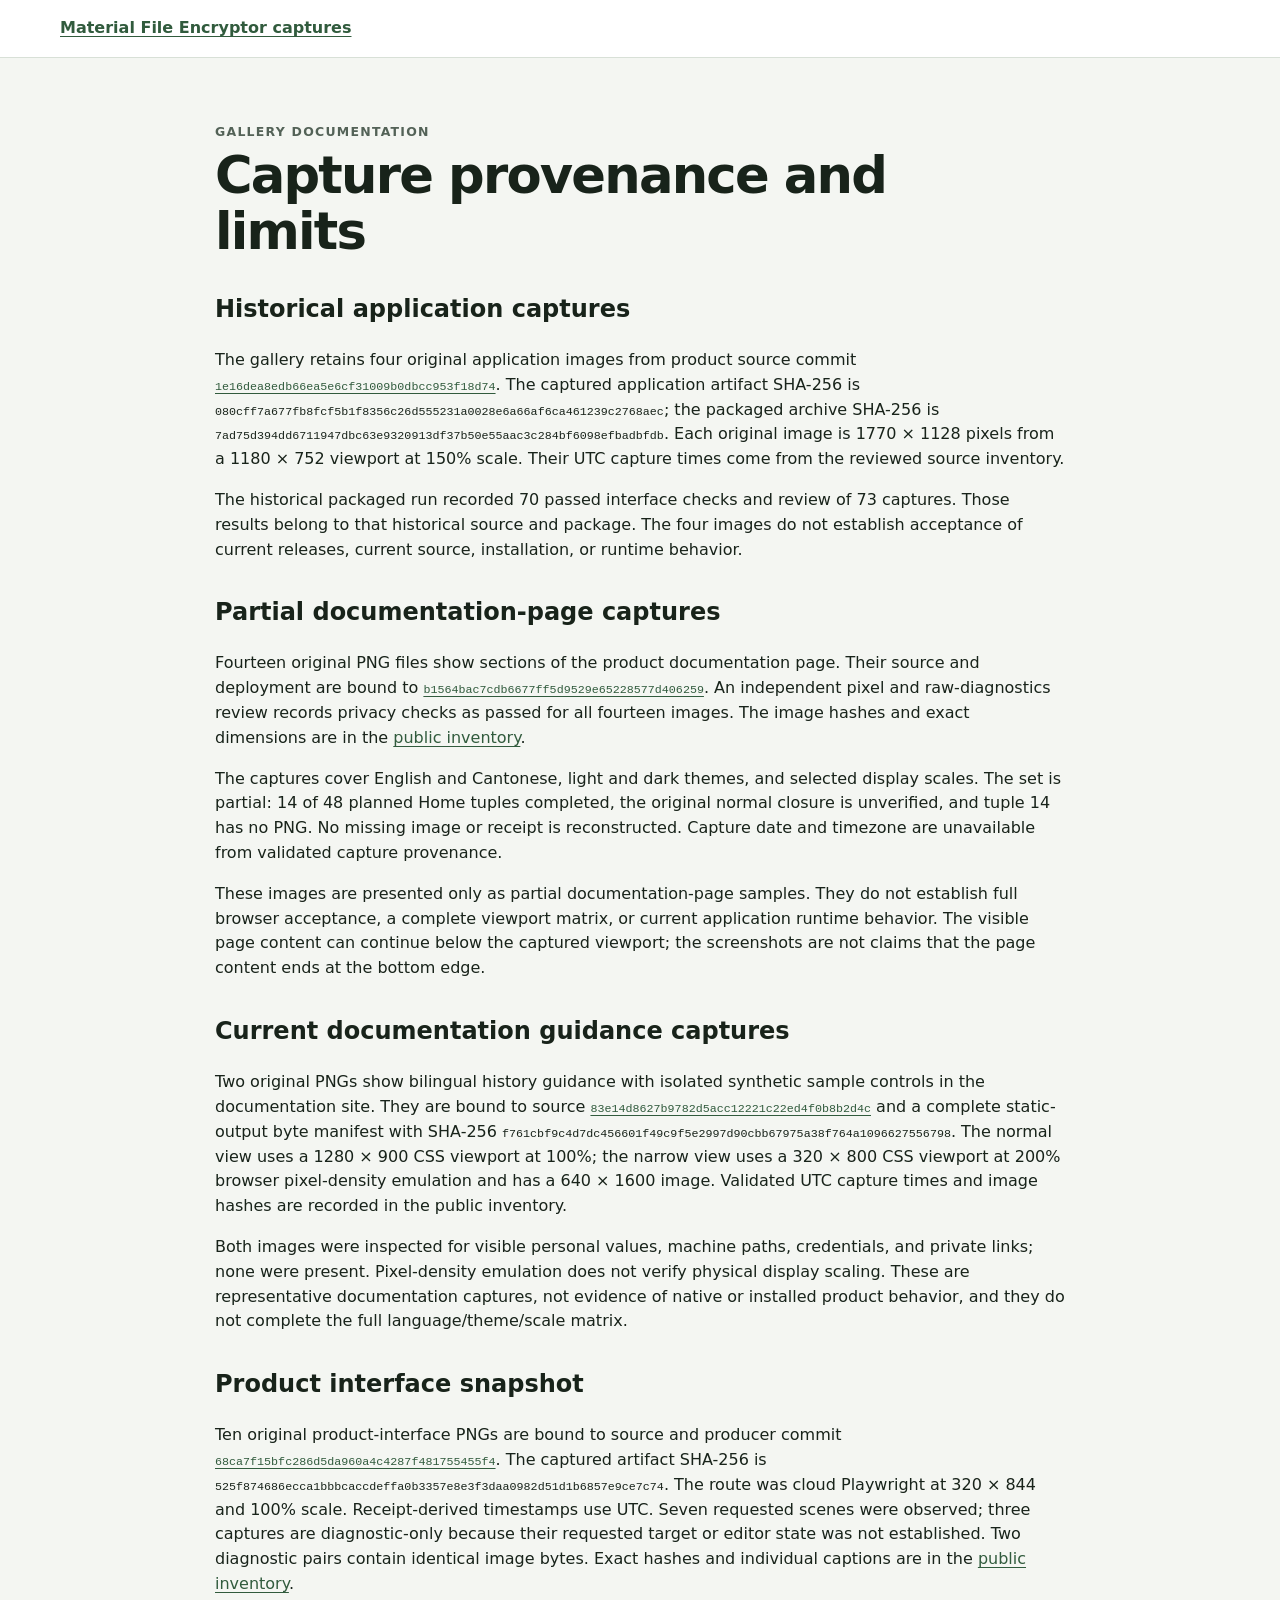
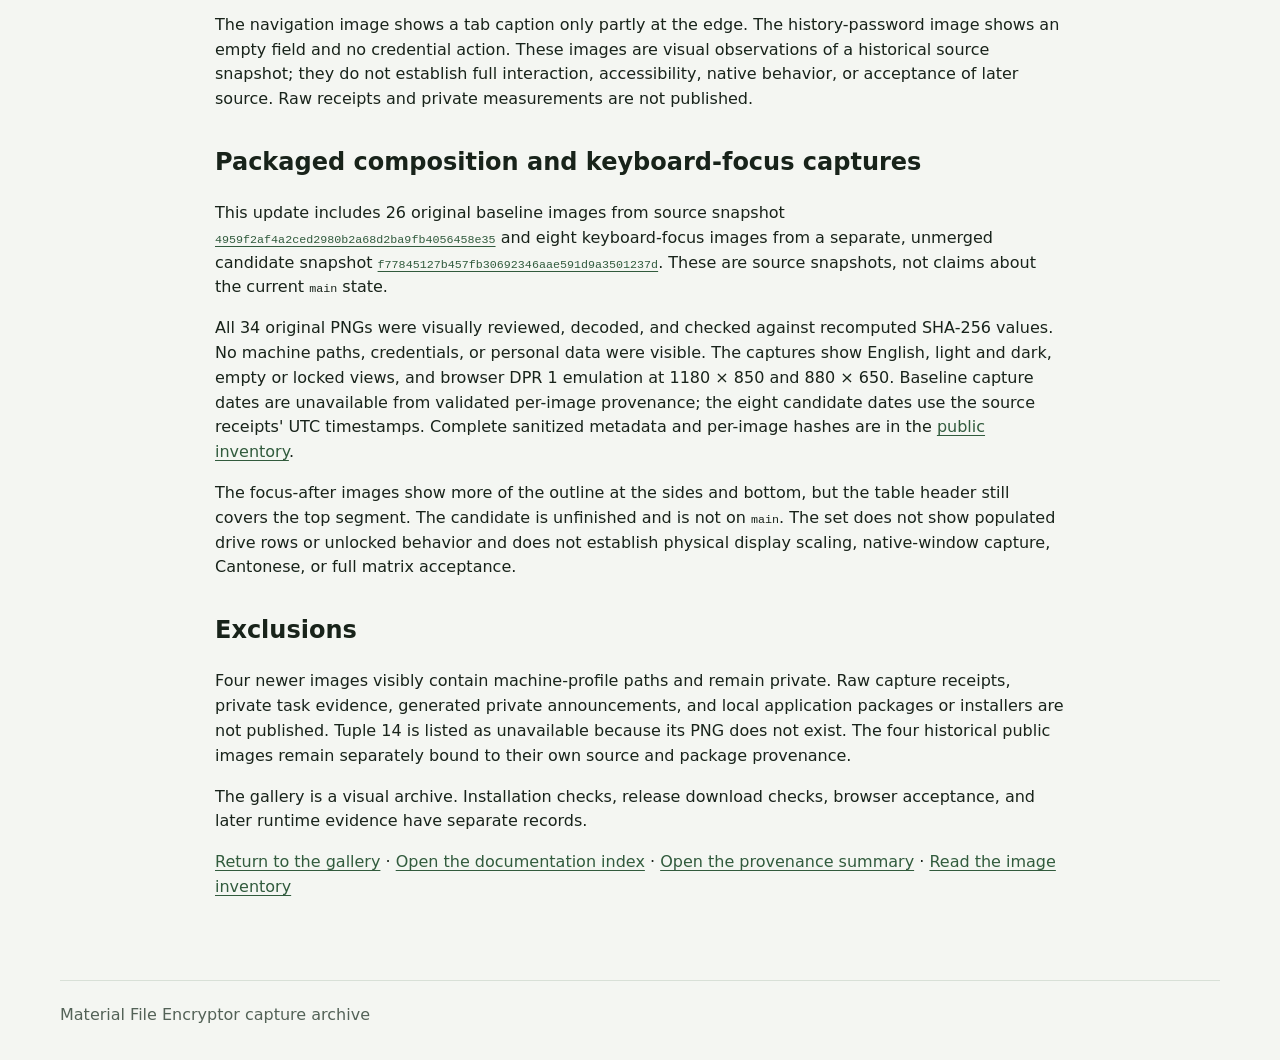
<file: docs/captures.html>
<!doctype html>
<html lang="en">
<head>
  <meta charset="utf-8">
  <meta name="viewport" content="width=device-width, initial-scale=1">
  <meta name="description" content="Capture provenance, sources, and limits for the Material File Encryptor image archive.">
  <meta name="color-scheme" content="light dark">
  <title>Capture details · Material File Encryptor captures</title>
  <link rel="stylesheet" href="gallery.css">
</head>
<body>
  <a class="skip-link" href="#main">Skip to capture details</a>
  <header class="compact-header"><a href="./">Material File Encryptor captures</a></header>
  <main id="main" class="provenance">
    <p class="eyebrow">Gallery documentation</p>
    <h1>Capture provenance and limits</h1>
    <h2>Historical application captures</h2>
    <p>The gallery retains four original application images from product source commit <a href="https://github.com/Ding-Ding-Projects/material-file-encryptor/commit/1e16dea8edb66ea5e6cf31009b0dbcc953f18d74"><code>1e16dea8edb66ea5e6cf31009b0dbcc953f18d74</code></a>. The captured application artifact SHA-256 is <code>080cff7a677fb8fcf5b1f8356c26d555231a0028e6a66af6ca461239c2768aec</code>; the packaged archive SHA-256 is <code>7ad75d394dd6711947dbc63e9320913df37b50e55aac3c284bf6098efbadbfdb</code>. Each original image is 1770 × 1128 pixels from a 1180 × 752 viewport at 150% scale. Their UTC capture times come from the reviewed source inventory.</p>
    <p>The historical packaged run recorded 70 passed interface checks and review of 73 captures. Those results belong to that historical source and package. The four images do not establish acceptance of current releases, current source, installation, or runtime behavior.</p>
    <h2>Partial documentation-page captures</h2>
    <p>Fourteen original PNG files show sections of the product documentation page. Their source and deployment are bound to <a href="https://github.com/Ding-Ding-Projects/material-file-encryptor/commit/b1564bac7cdb6677ff5d9529e65228577d406259"><code>b1564bac7cdb6677ff5d9529e65228577d406259</code></a>. An independent pixel and raw-diagnostics review records privacy checks as passed for all fourteen images. The image hashes and exact dimensions are in the <a href="captures/inventory.json">public inventory</a>.</p>
    <p>The captures cover English and Cantonese, light and dark themes, and selected display scales. The set is partial: 14 of 48 planned Home tuples completed, the original normal closure is unverified, and tuple 14 has no PNG. No missing image or receipt is reconstructed. Capture date and timezone are unavailable from validated capture provenance.</p>
    <p>These images are presented only as partial documentation-page samples. They do not establish full browser acceptance, a complete viewport matrix, or current application runtime behavior. The visible page content can continue below the captured viewport; the screenshots are not claims that the page content ends at the bottom edge.</p>
    <h2>Current documentation guidance captures</h2>
    <p>Two original PNGs show bilingual history guidance with isolated synthetic sample controls in the documentation site. They are bound to source <a href="https://github.com/Ding-Ding-Projects/material-file-encryptor/commit/83e14d8627b9782d5acc12221c22ed4f0b8b2d4c"><code>83e14d8627b9782d5acc12221c22ed4f0b8b2d4c</code></a> and a complete static-output byte manifest with SHA-256 <code>f761cbf9c4d7dc456601f49c9f5e2997d90cbb67975a38f764a1096627556798</code>. The normal view uses a 1280 × 900 CSS viewport at 100%; the narrow view uses a 320 × 800 CSS viewport at 200% browser pixel-density emulation and has a 640 × 1600 image. Validated UTC capture times and image hashes are recorded in the public inventory.</p>
    <p>Both images were inspected for visible personal values, machine paths, credentials, and private links; none were present. Pixel-density emulation does not verify physical display scaling. These are representative documentation captures, not evidence of native or installed product behavior, and they do not complete the full language/theme/scale matrix.</p>
    <h2>Product interface snapshot</h2>
    <p>Ten original product-interface PNGs are bound to source and producer commit <a href="https://github.com/Ding-Ding-Projects/material-file-encryptor/commit/68ca7f15bfc286d5da960a4c4287f481755455f4"><code>68ca7f15bfc286d5da960a4c4287f481755455f4</code></a>. The captured artifact SHA-256 is <code>525f874686ecca1bbbcaccdeffa0b3357e8e3f3daa0982d51d1b6857e9ce7c74</code>. The route was cloud Playwright at 320 × 844 and 100% scale. Receipt-derived timestamps use UTC. Seven requested scenes were observed; three captures are diagnostic-only because their requested target or editor state was not established. Two diagnostic pairs contain identical image bytes. Exact hashes and individual captions are in the <a href="captures/inventory.json">public inventory</a>.</p>
    <p>The navigation image shows a tab caption only partly at the edge. The history-password image shows an empty field and no credential action. These images are visual observations of a historical source snapshot; they do not establish full interaction, accessibility, native behavior, or acceptance of later source. Raw receipts and private measurements are not published.</p>
    <h2>Packaged composition and keyboard-focus captures</h2>
    <p>This update includes 26 original baseline images from source snapshot <a href="https://github.com/Ding-Ding-Projects/material-file-encryptor/commit/4959f2af4a2ced2980b2a68d2ba9fb4056458e35"><code>4959f2af4a2ced2980b2a68d2ba9fb4056458e35</code></a> and eight keyboard-focus images from a separate, unmerged candidate snapshot <a href="https://github.com/Ding-Ding-Projects/material-file-encryptor/commit/f77845127b457fb30692346aae591d9a3501237d"><code>f77845127b457fb30692346aae591d9a3501237d</code></a>. These are source snapshots, not claims about the current <code>main</code> state.</p>
    <p>All 34 original PNGs were visually reviewed, decoded, and checked against recomputed SHA-256 values. No machine paths, credentials, or personal data were visible. The captures show English, light and dark, empty or locked views, and browser DPR 1 emulation at 1180 × 850 and 880 × 650. Baseline capture dates are unavailable from validated per-image provenance; the eight candidate dates use the source receipts' UTC timestamps. Complete sanitized metadata and per-image hashes are in the <a href="captures/inventory.json">public inventory</a>.</p>
    <p>The focus-after images show more of the outline at the sides and bottom, but the table header still covers the top segment. The candidate is unfinished and is not on <code>main</code>. The set does not show populated drive rows or unlocked behavior and does not establish physical display scaling, native-window capture, Cantonese, or full matrix acceptance.</p>
    <h2>Exclusions</h2>
    <p>Four newer images visibly contain machine-profile paths and remain private. Raw capture receipts, private task evidence, generated private announcements, and local application packages or installers are not published. Tuple 14 is listed as unavailable because its PNG does not exist. The four historical public images remain separately bound to their own source and package provenance.</p>
    <p>The gallery is a visual archive. Installation checks, release download checks, browser acceptance, and later runtime evidence have separate records.</p>
    <p><a href="./">Return to the gallery</a> · <a href="docs.html">Open the documentation index</a> · <a href="provenance.html">Open the provenance summary</a> · <a href="captures/inventory.json">Read the image inventory</a></p>
  </main>
  <footer><p>Material File Encryptor capture archive</p></footer>
</body>
</html>
</file>
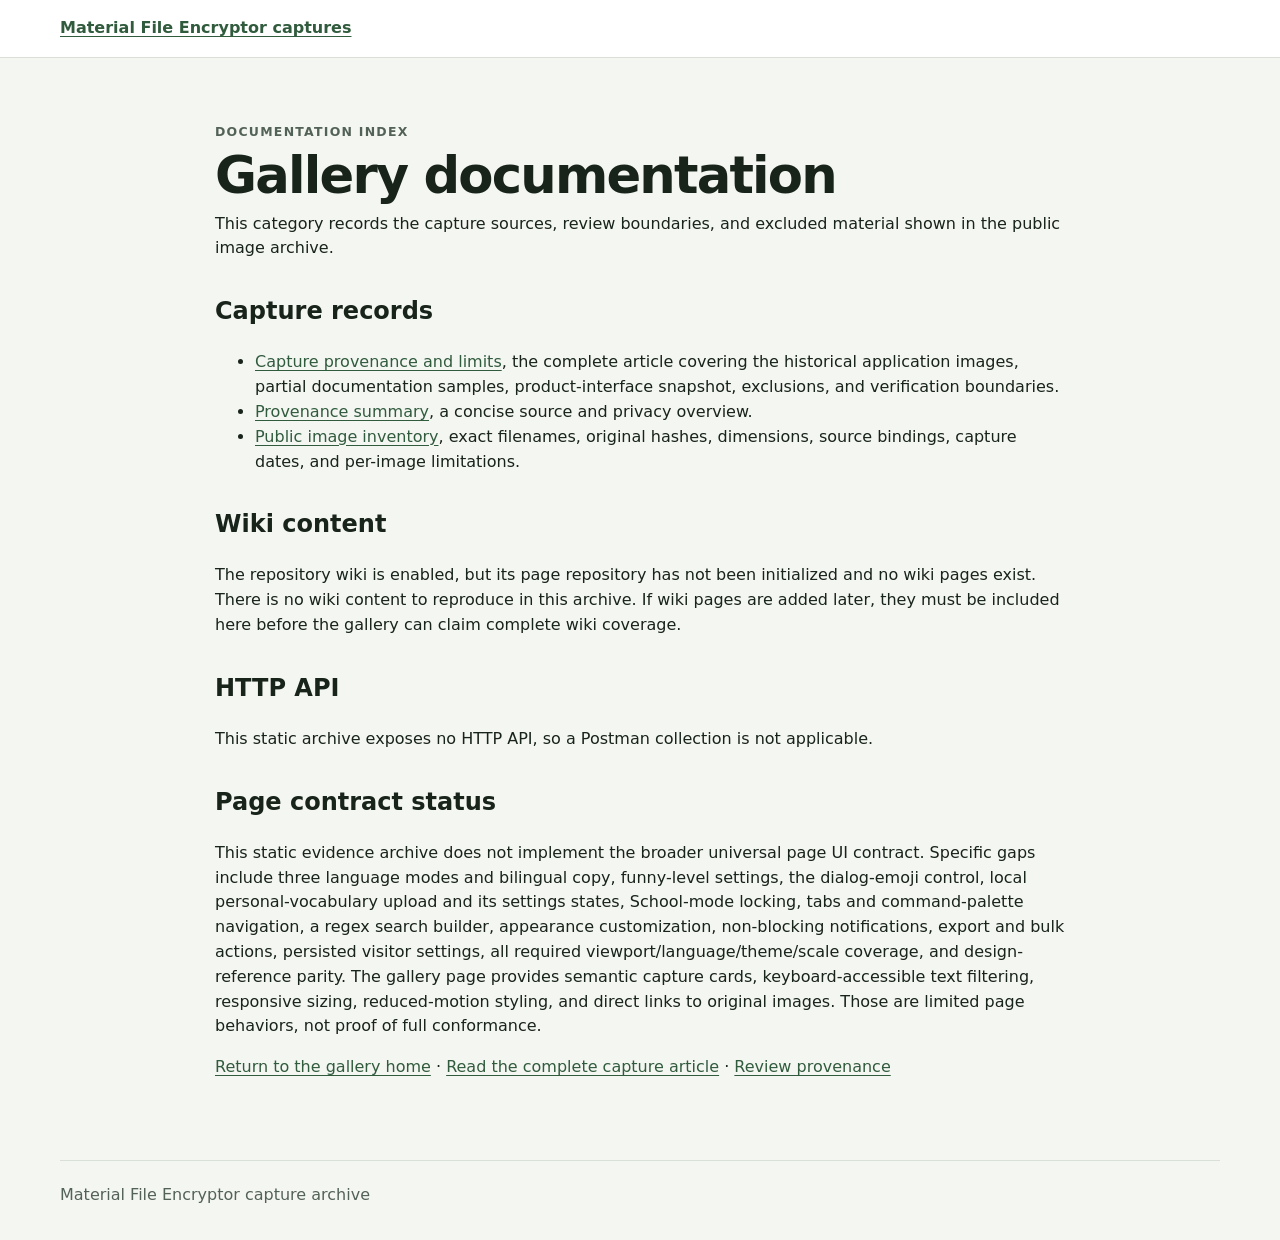
<file: docs/docs.html>
<!doctype html>
<html lang="en">
<head>
  <meta charset="utf-8">
  <meta name="viewport" content="width=device-width, initial-scale=1">
  <meta name="description" content="Documentation index for the Material File Encryptor capture archive, including capture provenance, the public inventory, and wiki status.">
  <meta name="color-scheme" content="light dark">
  <title>Documentation · Material File Encryptor captures</title>
  <link rel="stylesheet" href="gallery.css">
</head>
<body>
  <a class="skip-link" href="#main">Skip to documentation</a>
  <header class="compact-header"><a href="./">Material File Encryptor captures</a></header>
  <main id="main" class="provenance">
    <p class="eyebrow">Documentation index</p>
    <h1>Gallery documentation</h1>
    <p>This category records the capture sources, review boundaries, and excluded material shown in the public image archive.</p>
    <h2>Capture records</h2>
    <ul>
      <li><a href="captures.html">Capture provenance and limits</a>, the complete article covering the historical application images, partial documentation samples, product-interface snapshot, exclusions, and verification boundaries.</li>
      <li><a href="provenance.html">Provenance summary</a>, a concise source and privacy overview.</li>
      <li><a href="captures/inventory.json">Public image inventory</a>, exact filenames, original hashes, dimensions, source bindings, capture dates, and per-image limitations.</li>
    </ul>
    <h2 id="wiki">Wiki content</h2>
    <p>The repository wiki is enabled, but its page repository has not been initialized and no wiki pages exist. There is no wiki content to reproduce in this archive. If wiki pages are added later, they must be included here before the gallery can claim complete wiki coverage.</p>
    <h2>HTTP API</h2>
    <p>This static archive exposes no HTTP API, so a Postman collection is not applicable.</p>
    <h2>Page contract status</h2>
    <p>This static evidence archive does not implement the broader universal page UI contract. Specific gaps include three language modes and bilingual copy, funny-level settings, the dialog-emoji control, local personal-vocabulary upload and its settings states, School-mode locking, tabs and command-palette navigation, a regex search builder, appearance customization, non-blocking notifications, export and bulk actions, persisted visitor settings, all required viewport/language/theme/scale coverage, and design-reference parity. The gallery page provides semantic capture cards, keyboard-accessible text filtering, responsive sizing, reduced-motion styling, and direct links to original images. Those are limited page behaviors, not proof of full conformance.</p>
    <p><a href="./">Return to the gallery home</a> · <a href="captures.html">Read the complete capture article</a> · <a href="provenance.html">Review provenance</a></p>
  </main>
  <footer><p>Material File Encryptor capture archive</p></footer>
</body>
</html>
</file>
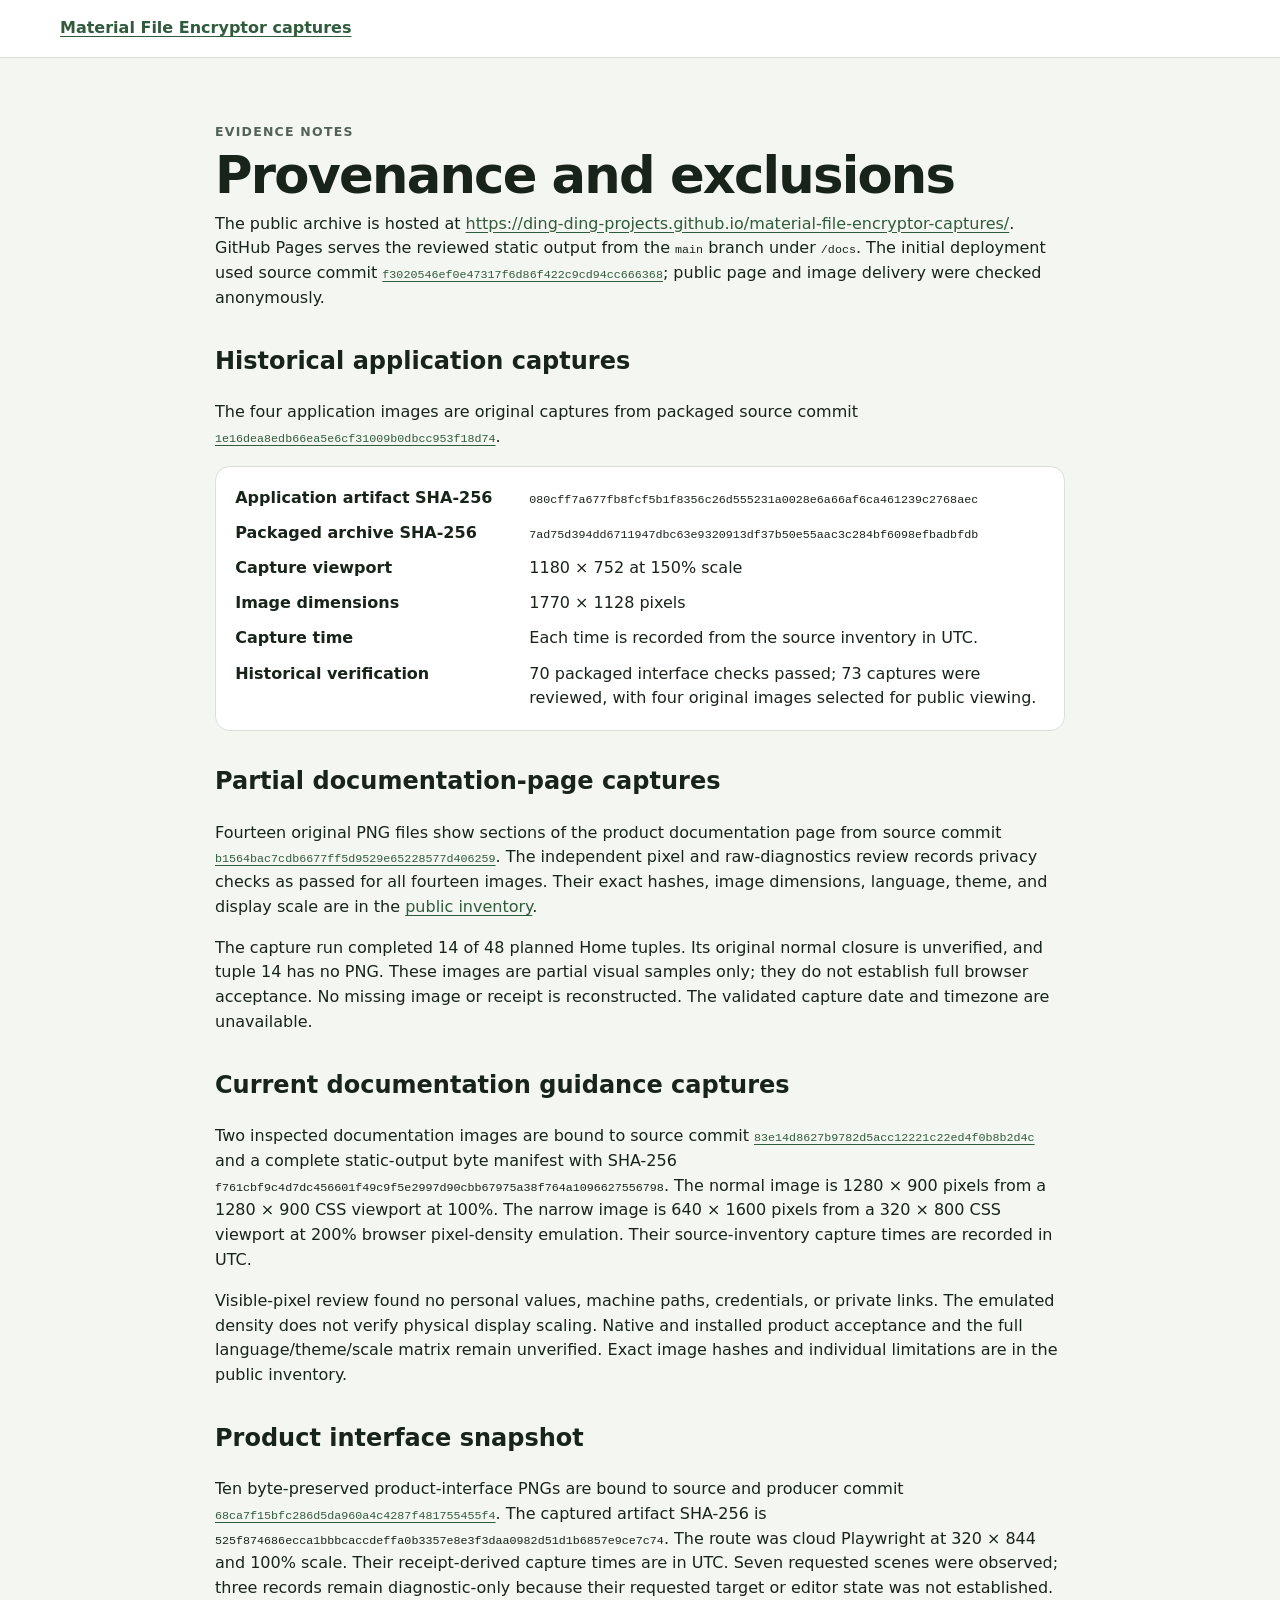
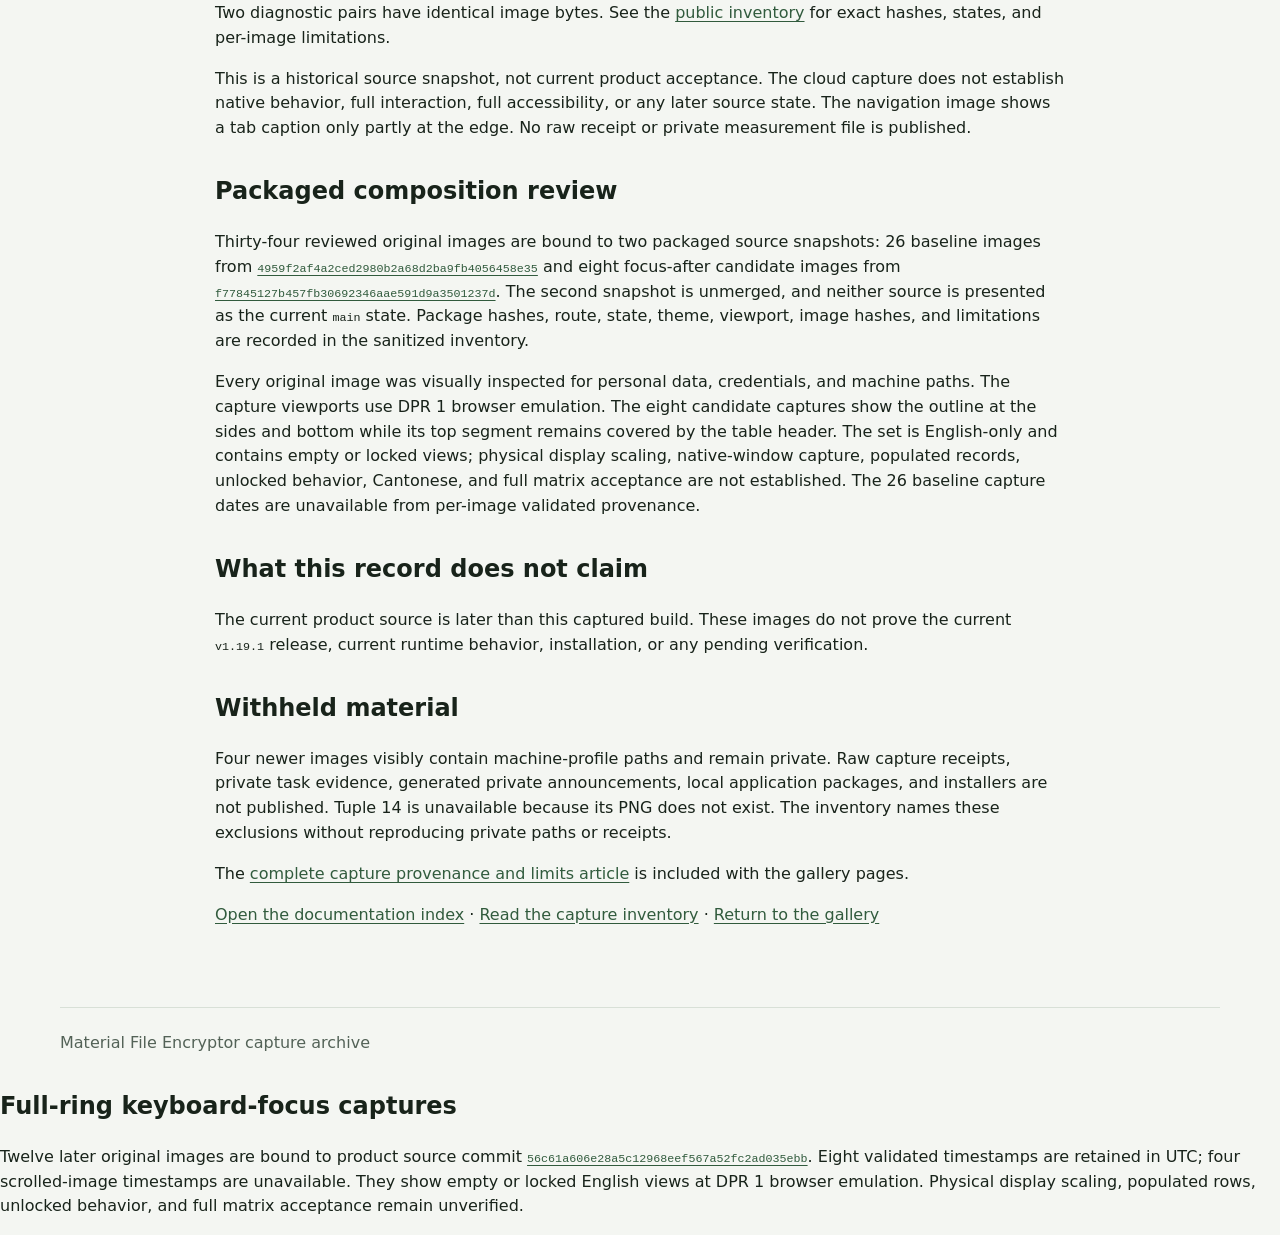
<file: docs/provenance.html>
<!doctype html>
<html lang="en">
<head>
  <meta charset="utf-8">
  <meta name="viewport" content="width=device-width, initial-scale=1">
  <meta name="description" content="Source, capture provenance, and exclusions for the Material File Encryptor visual archive.">
  <meta name="color-scheme" content="light dark">
  <title>Provenance · Material File Encryptor captures</title>
  <link rel="stylesheet" href="gallery.css">
</head>
<body>
  <a class="skip-link" href="#main">Skip to provenance</a>
  <header class="compact-header"><a href="./">Material File Encryptor captures</a></header>
  <main id="main" class="provenance">
    <p class="eyebrow">Evidence notes</p>
    <h1>Provenance and exclusions</h1>
    <p>The public archive is hosted at <a href="https://ding-ding-projects.github.io/material-file-encryptor-captures/">https://ding-ding-projects.github.io/material-file-encryptor-captures/</a>. GitHub Pages serves the reviewed static output from the <code>main</code> branch under <code>/docs</code>. The initial deployment used source commit <a href="https://github.com/Ding-Ding-Projects/material-file-encryptor-captures/commit/f3020546ef0e47317f6d86f422c9cd94cc666368"><code>f3020546ef0e47317f6d86f422c9cd94cc666368</code></a>; public page and image delivery were checked anonymously.</p>
    <h2>Historical application captures</h2>
    <p>The four application images are original captures from packaged source commit <a href="https://github.com/Ding-Ding-Projects/material-file-encryptor/commit/1e16dea8edb66ea5e6cf31009b0dbcc953f18d74"><code>1e16dea8edb66ea5e6cf31009b0dbcc953f18d74</code></a>.</p>
    <dl>
      <dt>Application artifact SHA-256</dt><dd><code>080cff7a677fb8fcf5b1f8356c26d555231a0028e6a66af6ca461239c2768aec</code></dd>
      <dt>Packaged archive SHA-256</dt><dd><code>7ad75d394dd6711947dbc63e9320913df37b50e55aac3c284bf6098efbadbfdb</code></dd>
      <dt>Capture viewport</dt><dd>1180 × 752 at 150% scale</dd>
      <dt>Image dimensions</dt><dd>1770 × 1128 pixels</dd>
      <dt>Capture time</dt><dd>Each time is recorded from the source inventory in UTC.</dd>
      <dt>Historical verification</dt><dd>70 packaged interface checks passed; 73 captures were reviewed, with four original images selected for public viewing.</dd>
    </dl>
    <h2>Partial documentation-page captures</h2>
    <p>Fourteen original PNG files show sections of the product documentation page from source commit <a href="https://github.com/Ding-Ding-Projects/material-file-encryptor/commit/b1564bac7cdb6677ff5d9529e65228577d406259"><code>b1564bac7cdb6677ff5d9529e65228577d406259</code></a>. The independent pixel and raw-diagnostics review records privacy checks as passed for all fourteen images. Their exact hashes, image dimensions, language, theme, and display scale are in the <a href="captures/inventory.json">public inventory</a>.</p>
    <p>The capture run completed 14 of 48 planned Home tuples. Its original normal closure is unverified, and tuple 14 has no PNG. These images are partial visual samples only; they do not establish full browser acceptance. No missing image or receipt is reconstructed. The validated capture date and timezone are unavailable.</p>
    <h2>Current documentation guidance captures</h2>
    <p>Two inspected documentation images are bound to source commit <a href="https://github.com/Ding-Ding-Projects/material-file-encryptor/commit/83e14d8627b9782d5acc12221c22ed4f0b8b2d4c"><code>83e14d8627b9782d5acc12221c22ed4f0b8b2d4c</code></a> and a complete static-output byte manifest with SHA-256 <code>f761cbf9c4d7dc456601f49c9f5e2997d90cbb67975a38f764a1096627556798</code>. The normal image is 1280 × 900 pixels from a 1280 × 900 CSS viewport at 100%. The narrow image is 640 × 1600 pixels from a 320 × 800 CSS viewport at 200% browser pixel-density emulation. Their source-inventory capture times are recorded in UTC.</p>
    <p>Visible-pixel review found no personal values, machine paths, credentials, or private links. The emulated density does not verify physical display scaling. Native and installed product acceptance and the full language/theme/scale matrix remain unverified. Exact image hashes and individual limitations are in the public inventory.</p>
    <h2>Product interface snapshot</h2>
    <p>Ten byte-preserved product-interface PNGs are bound to source and producer commit <a href="https://github.com/Ding-Ding-Projects/material-file-encryptor/commit/68ca7f15bfc286d5da960a4c4287f481755455f4"><code>68ca7f15bfc286d5da960a4c4287f481755455f4</code></a>. The captured artifact SHA-256 is <code>525f874686ecca1bbbcaccdeffa0b3357e8e3f3daa0982d51d1b6857e9ce7c74</code>. The route was cloud Playwright at 320 × 844 and 100% scale. Their receipt-derived capture times are in UTC. Seven requested scenes were observed; three records remain diagnostic-only because their requested target or editor state was not established. Two diagnostic pairs have identical image bytes. See the <a href="captures/inventory.json">public inventory</a> for exact hashes, states, and per-image limitations.</p>
    <p>This is a historical source snapshot, not current product acceptance. The cloud capture does not establish native behavior, full interaction, full accessibility, or any later source state. The navigation image shows a tab caption only partly at the edge. No raw receipt or private measurement file is published.</p>
    <h2>Packaged composition review</h2>
    <p>Thirty-four reviewed original images are bound to two packaged source snapshots: 26 baseline images from <a href="https://github.com/Ding-Ding-Projects/material-file-encryptor/commit/4959f2af4a2ced2980b2a68d2ba9fb4056458e35"><code>4959f2af4a2ced2980b2a68d2ba9fb4056458e35</code></a> and eight focus-after candidate images from <a href="https://github.com/Ding-Ding-Projects/material-file-encryptor/commit/f77845127b457fb30692346aae591d9a3501237d"><code>f77845127b457fb30692346aae591d9a3501237d</code></a>. The second snapshot is unmerged, and neither source is presented as the current <code>main</code> state. Package hashes, route, state, theme, viewport, image hashes, and limitations are recorded in the sanitized inventory.</p>
    <p>Every original image was visually inspected for personal data, credentials, and machine paths. The capture viewports use DPR 1 browser emulation. The eight candidate captures show the outline at the sides and bottom while its top segment remains covered by the table header. The set is English-only and contains empty or locked views; physical display scaling, native-window capture, populated records, unlocked behavior, Cantonese, and full matrix acceptance are not established. The 26 baseline capture dates are unavailable from per-image validated provenance.</p>
    <h2>What this record does not claim</h2>
    <p>The current product source is later than this captured build. These images do not prove the current <code>v1.19.1</code> release, current runtime behavior, installation, or any pending verification.</p>
    <h2>Withheld material</h2>
    <p>Four newer images visibly contain machine-profile paths and remain private. Raw capture receipts, private task evidence, generated private announcements, local application packages, and installers are not published. Tuple 14 is unavailable because its PNG does not exist. The inventory names these exclusions without reproducing private paths or receipts.</p>
    <p>The <a href="captures.html">complete capture provenance and limits article</a> is included with the gallery pages.</p>
    <p><a href="docs.html">Open the documentation index</a> · <a href="captures/inventory.json">Read the capture inventory</a> · <a href="./">Return to the gallery</a></p>
  </main>
  <footer><p>Material File Encryptor capture archive</p></footer>
</body>
</html>

<section><h2>Full-ring keyboard-focus captures</h2><p>Twelve later original images are bound to product source commit <a href="https://github.com/Ding-Ding-Projects/material-file-encryptor/commit/56c61a606e28a5c12968eef567a52fc2ad035ebb"><code>56c61a606e28a5c12968eef567a52fc2ad035ebb</code></a>. Eight validated timestamps are retained in UTC; four scrolled-image timestamps are unavailable. They show empty or locked English views at DPR 1 browser emulation. Physical display scaling, populated rows, unlocked behavior, and full matrix acceptance remain unverified.</p></section>
</file>
<file: docs/gallery.css>
:root {
  color-scheme: light dark;
  --canvas: #f4f6f2;
  --surface: #ffffff;
  --ink: #18231a;
  --muted: #536257;
  --line: #d8e0d7;
  --accent: #315b3d;
  --accent-soft: #e1f0df;
  --notice: #f1f5eb;
  font-family: system-ui, -apple-system, "Segoe UI", sans-serif;
  font-synthesis: none;
  text-rendering: optimizeLegibility;
}
@media (prefers-color-scheme: dark) {
  :root { --canvas: #111712; --surface: #1c241e; --ink: #edf2ed; --muted: #bbc7bc; --line: #3b493e; --accent: #b8e4bc; --accent-soft: #263b2a; --notice: #202b21; }
}
* { box-sizing: border-box; }
body { margin: 0; background: var(--canvas); color: var(--ink); line-height: 1.55; }
a { color: var(--accent); text-underline-offset: .18em; }
a:hover { text-decoration-thickness: .14em; }
a:focus-visible, input:focus-visible { outline: 3px solid #e6a83b; outline-offset: 3px; }
.skip-link { position: absolute; top: -5rem; left: 1rem; z-index: 3; padding: .75rem 1rem; background: var(--surface); border-radius: .5rem; }
.skip-link:focus { top: 1rem; }
.site-header { background: #20382a; color: #f5fbf5; padding: clamp(2.5rem, 7vw, 5.5rem) 1.25rem 3.5rem; }
.header-inner, main, footer { width: min(1160px, calc(100% - 2rem)); margin-inline: auto; }
.site-header .header-inner { width: min(1160px, calc(100% - 2rem)); }
.eyebrow, .card-kicker { margin: 0 0 .45rem; font-size: .78rem; font-weight: 700; letter-spacing: .1em; text-transform: uppercase; color: var(--muted); }
.site-header .eyebrow { color: #c7dfc9; }
h1, h2, h3, p { margin-top: 0; }
h1 { max-width: 800px; margin-bottom: .5rem; font-size: clamp(2.3rem, 7vw, 4rem); line-height: 1.08; letter-spacing: -.035em; }
.lede { max-width: 680px; margin: 1rem 0 .8rem; font-size: clamp(1.1rem, 2vw, 1.35rem); color: #e2ece3; }
.source-line { margin-bottom: 0; color: #d2dfd4; }
.source-line a { color: white; }
main { padding-block: 2rem 4rem; }
.notice, .details { padding: clamp(1.2rem, 3vw, 2rem); border: 1px solid var(--line); border-radius: 1.2rem; background: var(--notice); }
.notice { border-left: .35rem solid var(--accent); }
.notice h2, .details h2 { font-size: 1.35rem; }
.notice p:last-child, .details p:last-child { margin-bottom: 0; }
code { overflow-wrap: anywhere; font-size: .9em; }
.gallery { padding-block: 3.5rem; }
.section-heading { display: flex; align-items: end; justify-content: space-between; gap: 1.5rem; flex-wrap: wrap; }
.section-heading h2 { margin-bottom: 0; font-size: clamp(1.8rem, 4vw, 2.5rem); }
.search-label { display: grid; gap: .4rem; min-width: min(19rem, 100%); font-weight: 650; }
input[type="search"] { width: 100%; min-height: 2.9rem; padding: .65rem .8rem; border: 1px solid var(--line); border-radius: .65rem; background: var(--surface); color: var(--ink); font: inherit; }
.result-count { margin: 1.2rem 0; color: var(--muted); }
.capture-grid { display: grid; grid-template-columns: repeat(2, minmax(0, 1fr)); gap: 1.3rem; }
.capture-card { overflow: hidden; border: 1px solid var(--line); border-radius: 1rem; background: var(--surface); box-shadow: 0 .3rem 1.2rem #1723180c; }
.image-link { display: block; overflow: hidden; background: #e7ebe6; }
.capture-card img { display: block; width: 100%; height: auto; max-height: 560px; object-fit: contain; transition: transform .25s ease; }
.image-link:hover img { transform: scale(1.025); }
.card-copy { padding: 1.1rem 1.2rem 1.3rem; }
.card-kicker { color: var(--muted); }
.card-copy h3 { margin-bottom: .35rem; font-size: 1.2rem; }
.card-copy p:not(.card-kicker) { margin-bottom: .75rem; color: var(--muted); }
.empty-state { padding: 1rem; border: 1px dashed var(--line); border-radius: .75rem; }
.details { margin-top: .2rem; }
.compact-header { padding: 1rem; border-bottom: 1px solid var(--line); background: var(--surface); }
.compact-header a { display: block; width: min(1160px, calc(100% - 1rem)); margin-inline: auto; font-weight: 700; }
.provenance { max-width: 850px; padding-top: clamp(2rem, 6vw, 4rem); }
.provenance h1 { font-size: clamp(2rem, 6vw, 3.2rem); }
.provenance h2 { margin-top: 2rem; }
dl { display: grid; grid-template-columns: minmax(12rem, .8fr) 1.5fr; gap: .65rem 1.2rem; padding: 1.2rem; border: 1px solid var(--line); border-radius: .9rem; background: var(--surface); }
dt { font-weight: 700; }
dd { margin: 0; overflow-wrap: anywhere; }
footer { padding-block: 1.4rem 2rem; border-top: 1px solid var(--line); color: var(--muted); }
footer p { margin: 0; }
@media (max-width: 680px) { .capture-grid { grid-template-columns: 1fr; } dl { grid-template-columns: 1fr; gap: .25rem; } dd { margin-bottom: .75rem; } .site-header { padding-bottom: 2.5rem; } }
@media (prefers-reduced-motion: reduce) { *, *::before, *::after { scroll-behavior: auto !important; transition-duration: .01ms !important; } }
</file>
